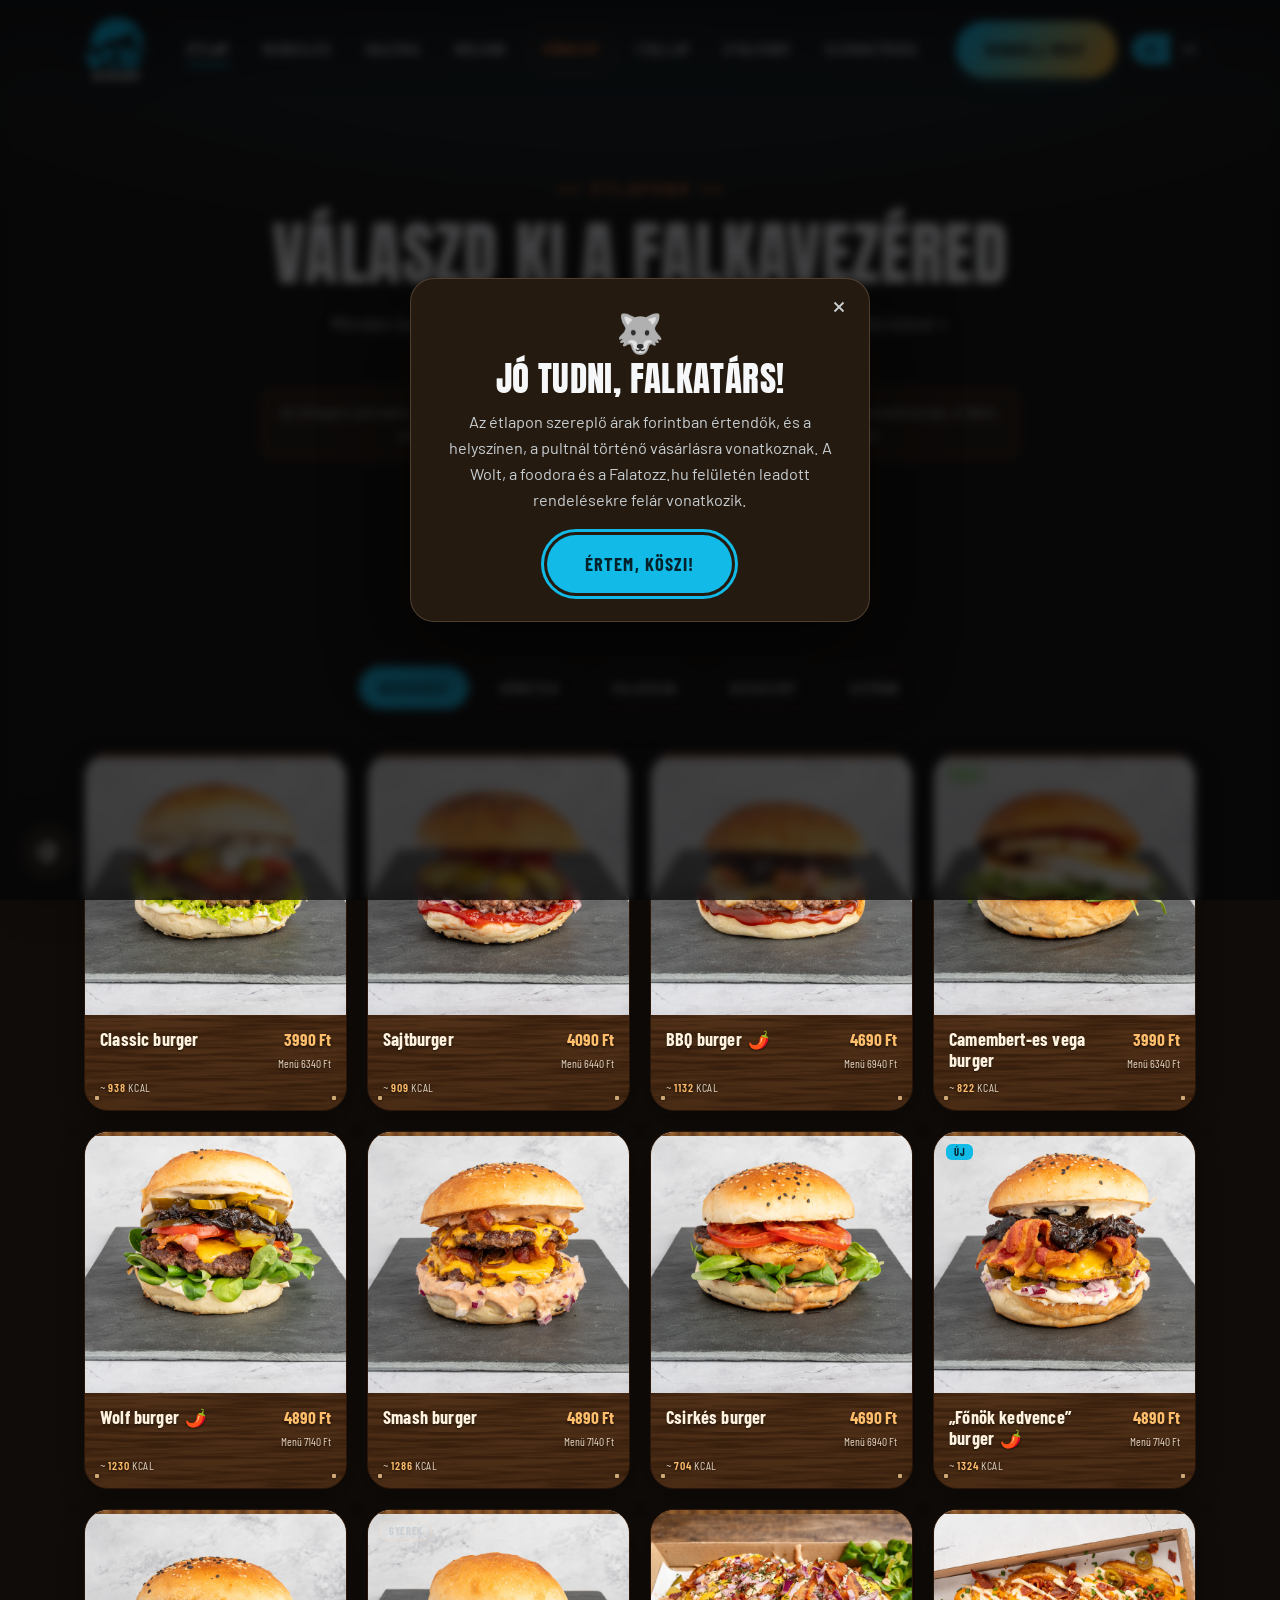
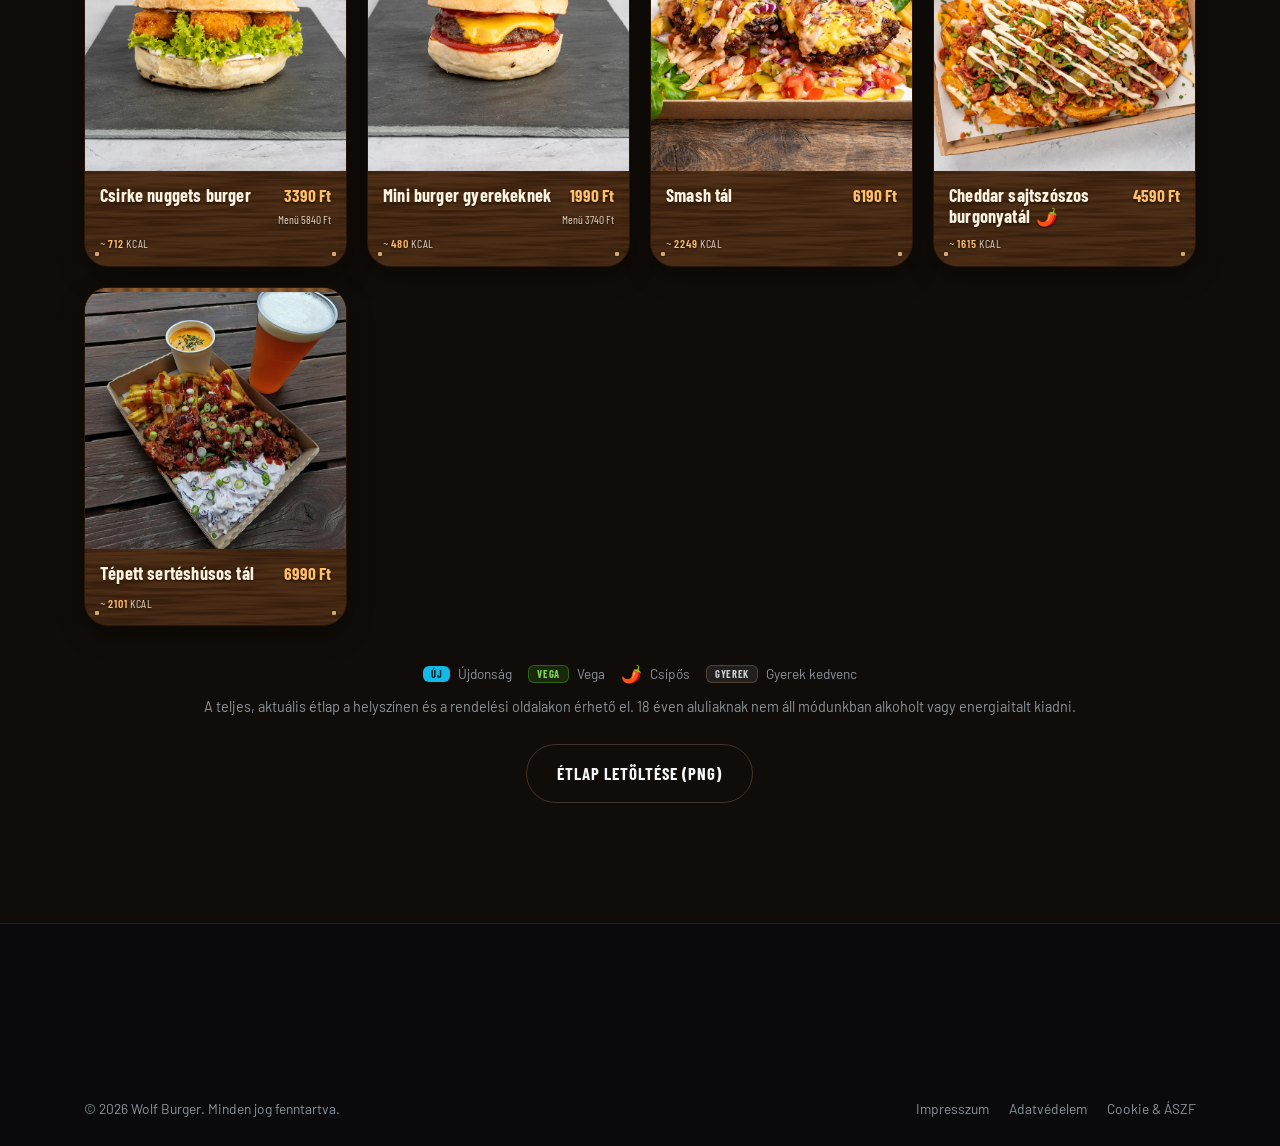
<file: etlap.html>
<!DOCTYPE html>
<html lang="hu" data-default-theme="3">
<head>
<meta charset="UTF-8">
<meta name="viewport" content="width=device-width, initial-scale=1.0">
<title>Étlap – Wolf Burger | Szaftos burgerek, köretek, falatkák</title>
<meta name="description" content="A Wolf Burger teljes étlapja Szigethalmon — 100% marhahúsos burgerek, ropogós köretek, falatkák és desszertek, hivatalos tápértékkel és allergénekkel.">
<meta name="theme-color" content="#0d0d0f">
<link rel="icon" type="image/png" href="favicon.png">
<meta property="og:title" content="Wolf Burger – Étlap">
<meta property="og:description" content="Szaftos, 100% marhahúsos burgerek, köretek és falatkák a Duna partján.">
<meta property="og:image" content="assets/img/menu/wolf-cover.jpg">
<link rel="preconnect" href="https://fonts.googleapis.com">
<link rel="preconnect" href="https://fonts.gstatic.com" crossorigin>
<link href="https://fonts.googleapis.com/css2?family=Anton&family=Barlow:wght@400;500;600;700&family=Barlow+Condensed:wght@500;600;700&display=swap" rel="stylesheet">
<link rel="stylesheet" href="assets/css/style.css?v=22">
<link rel="stylesheet" href="assets/css/theme.css?v=22">
<script src="assets/js/theme.js?v=22"></script>
</head>
<body data-page="etlap">
<div class="nav-scrim" data-close-nav></div>

<header class="header" id="header">
  <div class="container nav">
    <a href="index.html" class="nav__logo" aria-label="Wolf Burger"><img src="assets/img/logo.png" alt="Wolf Burger"></a>
    <nav class="nav__menu" id="navMenu">
      <a class="nav__link active" href="etlap.html" data-i18n="nav_menu">Étlap</a>
      <a class="nav__link" href="index.html#delivery" data-i18n="nav_delivery">Rendelés</a>
      <a class="nav__link" href="galeria.html" data-i18n="nav_gallery">Galéria</a>
      <a class="nav__link" href="rolunk.html" data-i18n="nav_about">Rólunk</a>
      <a class="nav__link nav__link--sk" href="sorkert.html" data-i18n="nav_sorkert">Sörkert</a>
      <a class="nav__link" href="sorlap.html" data-i18n="nav_drinks">Itallap</a>
      <a class="nav__link" href="utalvany.html" data-i18n="nav_vouchers">Utalvány</a>
      <a class="nav__link" href="kapcsolat.html" data-i18n="nav_contact">Elérhetőség</a>
    </nav>
    <div class="nav__right">
      <a href="index.html#delivery" class="btn nav__cta" data-i18n="nav_order">Rendelj most</a>
      <div class="lang" role="group" aria-label="Language">
        <button data-lang="hu" class="active">HU</button>
        <button data-lang="en">EN</button>
      </div>
      <button class="nav__toggle" id="navToggle" aria-label="Menü" aria-expanded="false"><span></span></button>
    </div>
  </div>
</header>

<section class="page-hero">
  <div class="container">
    <span class="eyebrow reveal in" data-i18n="menu_eyebrow">Étlapunk</span>
    <h1 class="reveal in" data-i18n="menu_title">Válaszd ki a falkavezéred</h1>
    <p class="lead center reveal in d1" data-i18n="menu_sub"></p>
    <p class="price-notice reveal in d2" data-i18n="price_notice"></p>
  </div>
</section>

<section class="section subpage-first" id="menu">
  <div class="container">
    <div class="menu-tabs reveal" id="menuTabs"></div>
    <div id="menuPanels"></div>
    <div class="menu-legend reveal">
      <span><span class="tag tag--new">ÚJ</span> <span data-i18n="legend_new">Újdonság</span></span>
      <span><span class="tag tag--vega">VEGA</span> <span data-i18n="legend_vega">Vega</span></span>
      <span><span class="legend-chili">🌶️</span> <span data-i18n="legend_hot">Csípős</span></span>
      <span><span class="tag tag--kid">GYEREK</span> <span data-i18n="legend_kid">Gyerek kedvenc</span></span>
    </div>
    <p class="menu-note reveal" data-i18n="menu_note"></p>
    <div class="center" style="margin-top:26px">
      <a href="assets/img/menu/etlap-2026-07.png" target="_blank" rel="noopener" class="btn btn--ghost" data-i18n="menu_download">Étlap letöltése (PNG)</a>
    </div>
  </div>
</section>

<footer class="footer">
  <div class="container">
    <div class="footer__bottom" style="border-top:none">
      <span>© <span id="year"></span> Wolf Burger. <span data-i18n="foot_rights">Minden jog fenntartva.</span></span>
      <div class="footer__legal">
        <a href="pages/impresszum.html" data-i18n="foot_imprint">Impresszum</a>
        <a href="pages/adatvedelem.html" data-i18n="foot_privacy">Adatvédelem</a>
        <a href="pages/aszf.html" data-i18n="foot_terms">Cookie & ÁSZF</a>
      </div>
    </div>
  </div>
</footer>

<button class="to-top" id="toTop" aria-label="Fel"><svg width="22" height="22" viewBox="0 0 24 24" fill="none" stroke="currentColor" stroke-width="2.4"><path d="m6 15 6-6 6 6"/></svg></button>

<button class="theme-fab" id="themeToggle" aria-label="Hangulat" title="Hangulat">
  <svg viewBox="0 0 24 24" fill="none" stroke="currentColor" stroke-width="1.7"><circle cx="13.5" cy="6.5" r="2.5"/><circle cx="17.5" cy="12" r="2.5"/><circle cx="13.5" cy="17.5" r="2.5"/><circle cx="7" cy="12" r="2.5"/><path d="M12 2a10 10 0 1 0 0 20c1.4 0 2-1 2-2 0-1.5-1-2-1-3 0-1 .8-1.5 2-1.5h1a4 4 0 0 0 4-4c0-4.5-4-9.5-10-9.5Z"/></svg>
</button>
<div class="theme-panel" id="themePanel">
  <h6 data-i18n="theme_label">Hangulat</h6>
  <button class="theme-opt" data-theme-set="1"><span class="theme-swatch sw1"></span><span data-i18n="theme_1">Jeges</span></button>
  <button class="theme-opt" data-theme-set="2"><span class="theme-swatch sw2"></span><span data-i18n="theme_2">Naplemente</span></button>
  <button class="theme-opt active" data-theme-set="3"><span class="theme-swatch sw3"></span><span data-i18n="theme_3">Tűz & fa</span></button>
</div>

<script src="assets/js/menu-data.js?v=22"></script>
<script src="assets/js/i18n.js?v=23"></script>
<script src="assets/js/site.js?v=22"></script>
<script src="assets/js/notice.js?v=22"></script>
</body>
</html>
</file>
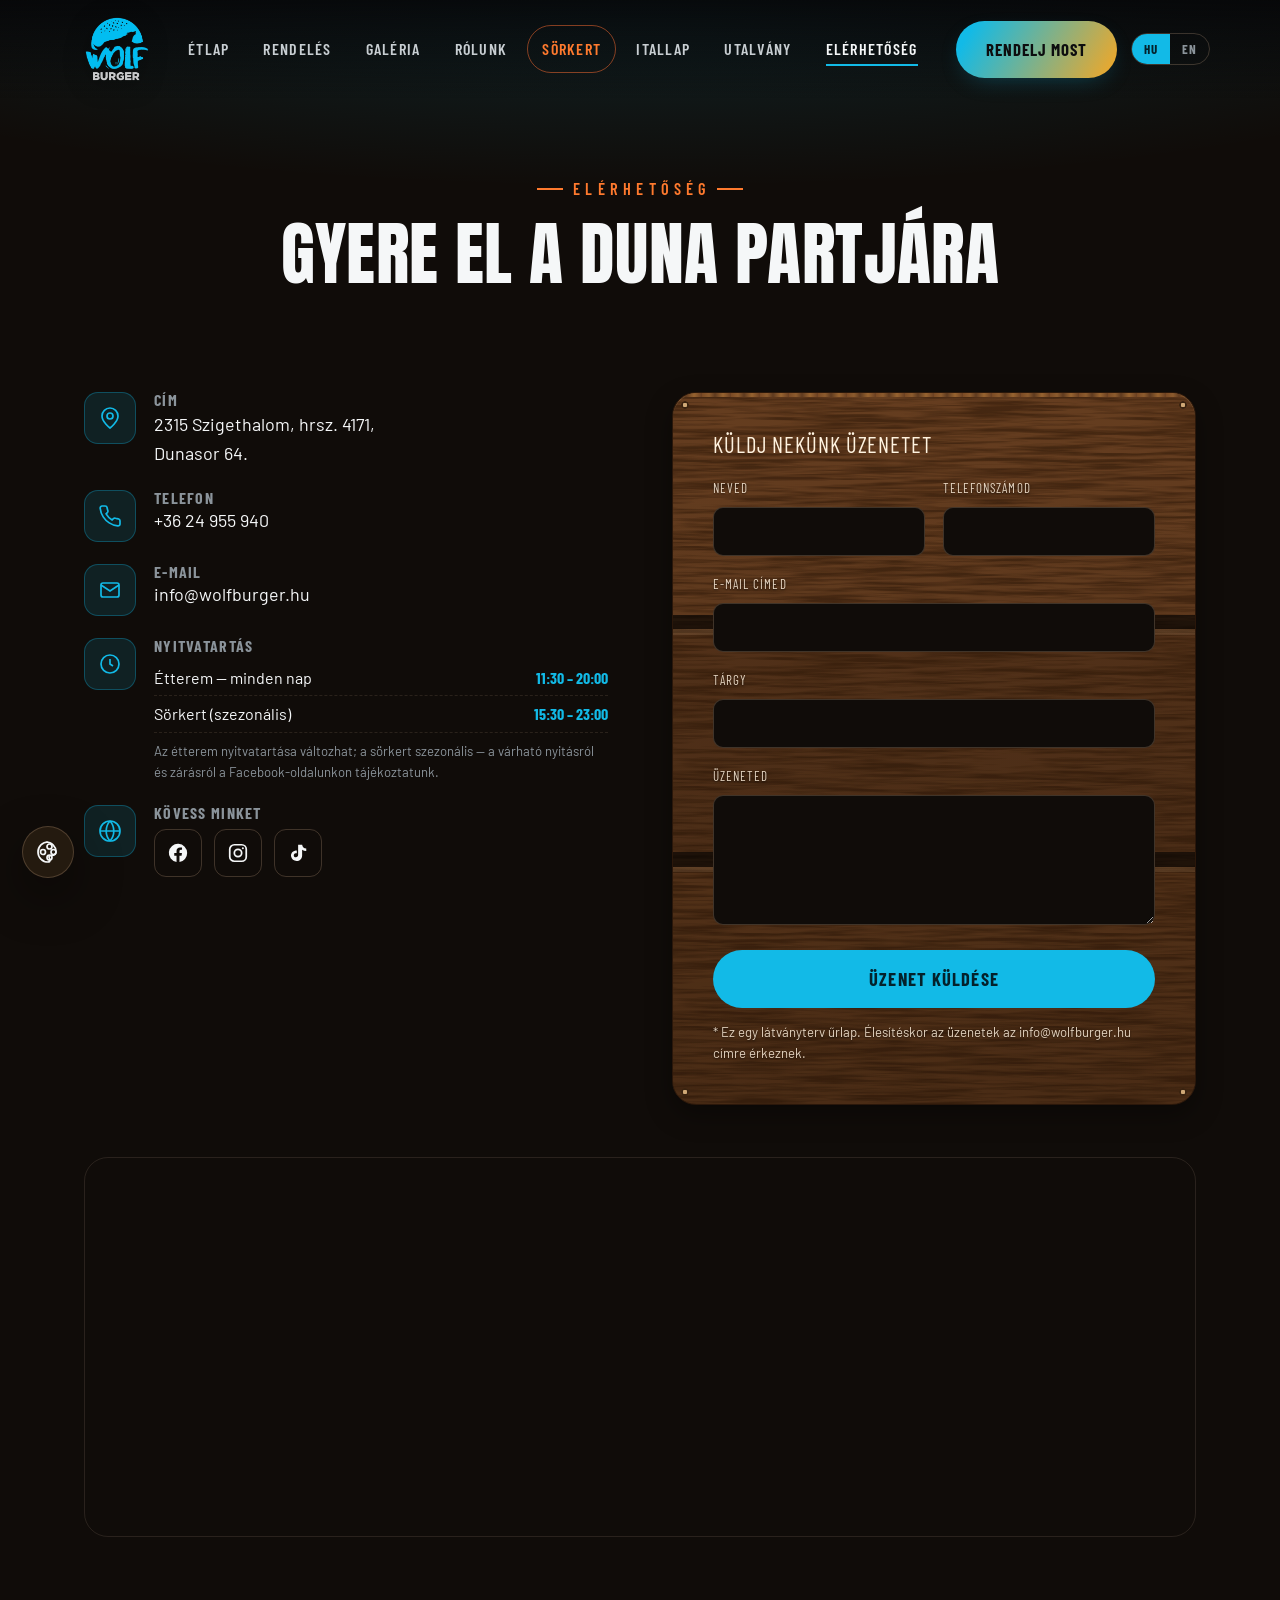
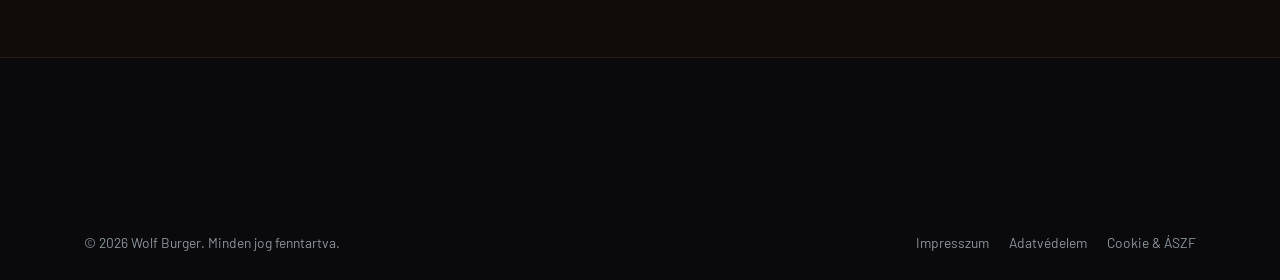
<file: kapcsolat.html>
<!DOCTYPE html>
<html lang="hu" data-default-theme="3">
<head>
<meta charset="UTF-8">
<meta name="viewport" content="width=device-width, initial-scale=1.0">
<title>Elérhetőség – Wolf Burger | Gyere el a Duna partjára</title>
<meta name="description" content="Wolf Burger elérhetőség — 2315 Szigethalom, hrsz. 4171, Dunasor 64. Telefon: +36 24 955 940. Nyitvatartás minden nap 11:30–20:00.">
<meta name="theme-color" content="#0d0d0f">
<link rel="icon" type="image/png" href="favicon.png">
<meta property="og:title" content="Wolf Burger – Elérhetőség">
<meta property="og:description" content="2315 Szigethalom, hrsz. 4171, Dunasor 64. — gyere el a Duna partjára.">
<meta property="og:image" content="assets/img/menu/wolf-cover.jpg">
<link rel="preconnect" href="https://fonts.googleapis.com">
<link rel="preconnect" href="https://fonts.gstatic.com" crossorigin>
<link href="https://fonts.googleapis.com/css2?family=Anton&family=Barlow:wght@400;500;600;700&family=Barlow+Condensed:wght@500;600;700&display=swap" rel="stylesheet">
<link rel="stylesheet" href="assets/css/style.css?v=22">
<link rel="stylesheet" href="assets/css/theme.css?v=22">
<script src="assets/js/theme.js?v=22"></script>
</head>
<body data-page="kapcsolat">
<div class="nav-scrim" data-close-nav></div>

<header class="header" id="header">
  <div class="container nav">
    <a href="index.html" class="nav__logo" aria-label="Wolf Burger"><img src="assets/img/logo.png" alt="Wolf Burger"></a>
    <nav class="nav__menu" id="navMenu">
      <a class="nav__link" href="etlap.html" data-i18n="nav_menu">Étlap</a>
      <a class="nav__link" href="index.html#delivery" data-i18n="nav_delivery">Rendelés</a>
      <a class="nav__link" href="galeria.html" data-i18n="nav_gallery">Galéria</a>
      <a class="nav__link" href="rolunk.html" data-i18n="nav_about">Rólunk</a>
      <a class="nav__link nav__link--sk" href="sorkert.html" data-i18n="nav_sorkert">Sörkert</a>
      <a class="nav__link" href="sorlap.html" data-i18n="nav_drinks">Itallap</a>
      <a class="nav__link" href="utalvany.html" data-i18n="nav_vouchers">Utalvány</a>
      <a class="nav__link active" href="kapcsolat.html" data-i18n="nav_contact">Elérhetőség</a>
    </nav>
    <div class="nav__right">
      <a href="index.html#delivery" class="btn nav__cta" data-i18n="nav_order">Rendelj most</a>
      <div class="lang" role="group" aria-label="Language">
        <button data-lang="hu" class="active">HU</button>
        <button data-lang="en">EN</button>
      </div>
      <button class="nav__toggle" id="navToggle" aria-label="Menü" aria-expanded="false"><span></span></button>
    </div>
  </div>
</header>

<section class="page-hero">
  <div class="container">
    <span class="eyebrow reveal in" data-i18n="con_eyebrow">Elérhetőség</span>
    <h1 class="reveal in" data-i18n="con_title">Gyere el a Duna partjára</h1>
  </div>
</section>

<section class="section subpage-first" id="contact">
  <div class="container">
    <div class="contact__grid">
      <div class="contact-info">
        <div class="cinfo reveal">
          <div class="ic"><svg viewBox="0 0 24 24" fill="none" stroke="currentColor" stroke-width="1.7"><path d="M20 10c0 6-8 12-8 12s-8-6-8-12a8 8 0 0 1 16 0Z"/><circle cx="12" cy="10" r="3"/></svg></div>
          <div><h4 data-i18n="address_label">Cím</h4><p>2315 Szigethalom, hrsz. 4171,<br>Dunasor 64.</p></div>
        </div>
        <div class="cinfo reveal d1">
          <div class="ic"><svg viewBox="0 0 24 24" fill="none" stroke="currentColor" stroke-width="1.7"><path d="M22 16.9v3a2 2 0 0 1-2.2 2 19.8 19.8 0 0 1-8.6-3 19.5 19.5 0 0 1-6-6 19.8 19.8 0 0 1-3-8.6A2 2 0 0 1 4.1 2h3a2 2 0 0 1 2 1.7c.1 1 .4 1.9.7 2.8a2 2 0 0 1-.5 2.1L8.1 9.9a16 16 0 0 0 6 6l1.3-1.3a2 2 0 0 1 2.1-.4c.9.3 1.8.5 2.8.6a2 2 0 0 1 1.7 2Z"/></svg></div>
          <div><h4 data-i18n="phone_label">Telefon</h4><a href="tel:+3624955940">+36 24 955 940</a></div>
        </div>
        <div class="cinfo reveal d2">
          <div class="ic"><svg viewBox="0 0 24 24" fill="none" stroke="currentColor" stroke-width="1.7"><rect x="3" y="5" width="18" height="14" rx="2"/><path d="m3 7 9 6 9-6"/></svg></div>
          <div><h4 data-i18n="email_label">E-mail</h4><a href="mailto:info@wolfburger.hu">info@wolfburger.hu</a></div>
        </div>
        <div class="cinfo reveal d3">
          <div class="ic"><svg viewBox="0 0 24 24" fill="none" stroke="currentColor" stroke-width="1.7"><circle cx="12" cy="12" r="9"/><path d="M12 7v5l3 2"/></svg></div>
          <div style="flex:1">
            <h4 data-i18n="hours_label">Nyitvatartás</h4>
            <div class="hours-table">
              <div><span data-i18n="hours_kitchen">Étterem — minden nap</span><b>11:30 – 20:00</b></div>
              <div><span data-i18n="hours_sorkert">Sörkert (szezonális)</span><b>15:30 – 23:00</b></div>
            </div>
            <p style="color:var(--muted);font-size:.82rem;margin-top:8px" data-i18n="hours_note"></p>
          </div>
        </div>
        <div class="cinfo reveal d3">
          <div class="ic"><svg viewBox="0 0 24 24" fill="none" stroke="currentColor" stroke-width="1.7"><path d="M12 2a10 10 0 1 0 10 10A10 10 0 0 0 12 2Z"/><path d="M2 12h20M12 2a15 15 0 0 1 0 20M12 2a15 15 0 0 0 0 20"/></svg></div>
          <div>
            <h4 data-i18n="follow_label">Kövess minket</h4>
            <div class="socials">
              <a href="https://www.facebook.com/wolfburger.hu/" target="_blank" rel="noopener" aria-label="Facebook"><svg viewBox="0 0 24 24" fill="currentColor"><path d="M22 12a10 10 0 1 0-11.6 9.9v-7H7.9V12h2.5V9.8c0-2.5 1.5-3.9 3.8-3.9 1.1 0 2.2.2 2.2.2v2.4h-1.2c-1.2 0-1.6.8-1.6 1.6V12h2.7l-.4 2.9h-2.3v7A10 10 0 0 0 22 12Z"/></svg></a>
              <a href="https://www.instagram.com/wolf.burger2021/" target="_blank" rel="noopener" aria-label="Instagram"><svg viewBox="0 0 24 24" fill="none" stroke="currentColor" stroke-width="1.9"><rect x="3" y="3" width="18" height="18" rx="5"/><circle cx="12" cy="12" r="4"/><circle cx="17.3" cy="6.7" r="1.1" fill="currentColor" stroke="none"/></svg></a>
              <a href="https://www.tiktok.com/@wolfburger_szigethalom" target="_blank" rel="noopener" aria-label="TikTok"><svg viewBox="0 0 24 24" fill="currentColor"><path d="M16.5 3c.4 2.26 1.86 4.02 4.5 4.2v2.62c-1.57.1-2.98-.36-4.5-1.28v6.1c0 3.4-2.7 6.16-6.06 6.16-3.03 0-5.42-2.06-5.96-4.86-.6-3.06 1.36-5.9 4.36-6.44.62-.11 1.24-.12 1.86-.05v2.86c-.42-.11-.86-.16-1.3-.1-1.22.16-2.1 1.2-2 2.42.1 1.18 1.06 2.12 2.24 2.14 1.4.02 2.5-1.08 2.5-2.48V3h4.06Z"/></svg></a>
            </div>
          </div>
        </div>
      </div>

      <form class="form reveal d1" id="contactForm" novalidate>
        <h3 style="font-family:var(--font-cond);text-transform:uppercase;letter-spacing:.04em;font-size:1.4rem;margin-bottom:22px" data-i18n="form_title">Küldj nekünk üzenetet</h3>
        <div class="row">
          <div class="field"><label for="f-name" data-i18n="form_name">Neved</label><input id="f-name" name="name" required></div>
          <div class="field"><label for="f-phone" data-i18n="form_phone">Telefonszámod</label><input id="f-phone" name="phone" type="tel"></div>
        </div>
        <div class="field"><label for="f-email" data-i18n="form_email">E-mail címed</label><input id="f-email" name="email" type="email" required></div>
        <div class="field"><label for="f-subject" data-i18n="form_subject">Tárgy</label><input id="f-subject" name="subject"></div>
        <div class="field"><label for="f-msg" data-i18n="form_message">Üzeneted</label><textarea id="f-msg" name="message" required></textarea></div>
        <button type="submit" class="btn btn--block btn--lg" data-i18n="form_send">Üzenet küldése</button>
        <p class="form__note" data-i18n="form_note"></p>
        <div class="form__msg" id="formMsg" data-i18n="form_ok"></div>
      </form>
    </div>

    <div class="map-wrap reveal">
      <iframe title="Wolf Burger térkép" loading="lazy" referrerpolicy="no-referrer-when-downgrade"
        src="https://www.google.com/maps?q=Wolf%20Burger%20Szigethalom%20Dunasor&output=embed"></iframe>
    </div>
  </div>
</section>

<footer class="footer">
  <div class="container">
    <div class="footer__bottom" style="border-top:none">
      <span>© <span id="year"></span> Wolf Burger. <span data-i18n="foot_rights">Minden jog fenntartva.</span></span>
      <div class="footer__legal">
        <a href="pages/impresszum.html" data-i18n="foot_imprint">Impresszum</a>
        <a href="pages/adatvedelem.html" data-i18n="foot_privacy">Adatvédelem</a>
        <a href="pages/aszf.html" data-i18n="foot_terms">Cookie & ÁSZF</a>
      </div>
    </div>
  </div>
</footer>

<button class="to-top" id="toTop" aria-label="Fel"><svg width="22" height="22" viewBox="0 0 24 24" fill="none" stroke="currentColor" stroke-width="2.4"><path d="m6 15 6-6 6 6"/></svg></button>

<button class="theme-fab" id="themeToggle" aria-label="Hangulat" title="Hangulat">
  <svg viewBox="0 0 24 24" fill="none" stroke="currentColor" stroke-width="1.7"><circle cx="13.5" cy="6.5" r="2.5"/><circle cx="17.5" cy="12" r="2.5"/><circle cx="13.5" cy="17.5" r="2.5"/><circle cx="7" cy="12" r="2.5"/><path d="M12 2a10 10 0 1 0 0 20c1.4 0 2-1 2-2 0-1.5-1-2-1-3 0-1 .8-1.5 2-1.5h1a4 4 0 0 0 4-4c0-4.5-4-9.5-10-9.5Z"/></svg>
</button>
<div class="theme-panel" id="themePanel">
  <h6 data-i18n="theme_label">Hangulat</h6>
  <button class="theme-opt" data-theme-set="1"><span class="theme-swatch sw1"></span><span data-i18n="theme_1">Jeges</span></button>
  <button class="theme-opt" data-theme-set="2"><span class="theme-swatch sw2"></span><span data-i18n="theme_2">Naplemente</span></button>
  <button class="theme-opt active" data-theme-set="3"><span class="theme-swatch sw3"></span><span data-i18n="theme_3">Tűz & fa</span></button>
</div>

<script src="assets/js/menu-data.js?v=22"></script>
<script src="assets/js/i18n.js?v=23"></script>
<script src="assets/js/site.js?v=22"></script>
</body>
</html>
</file>
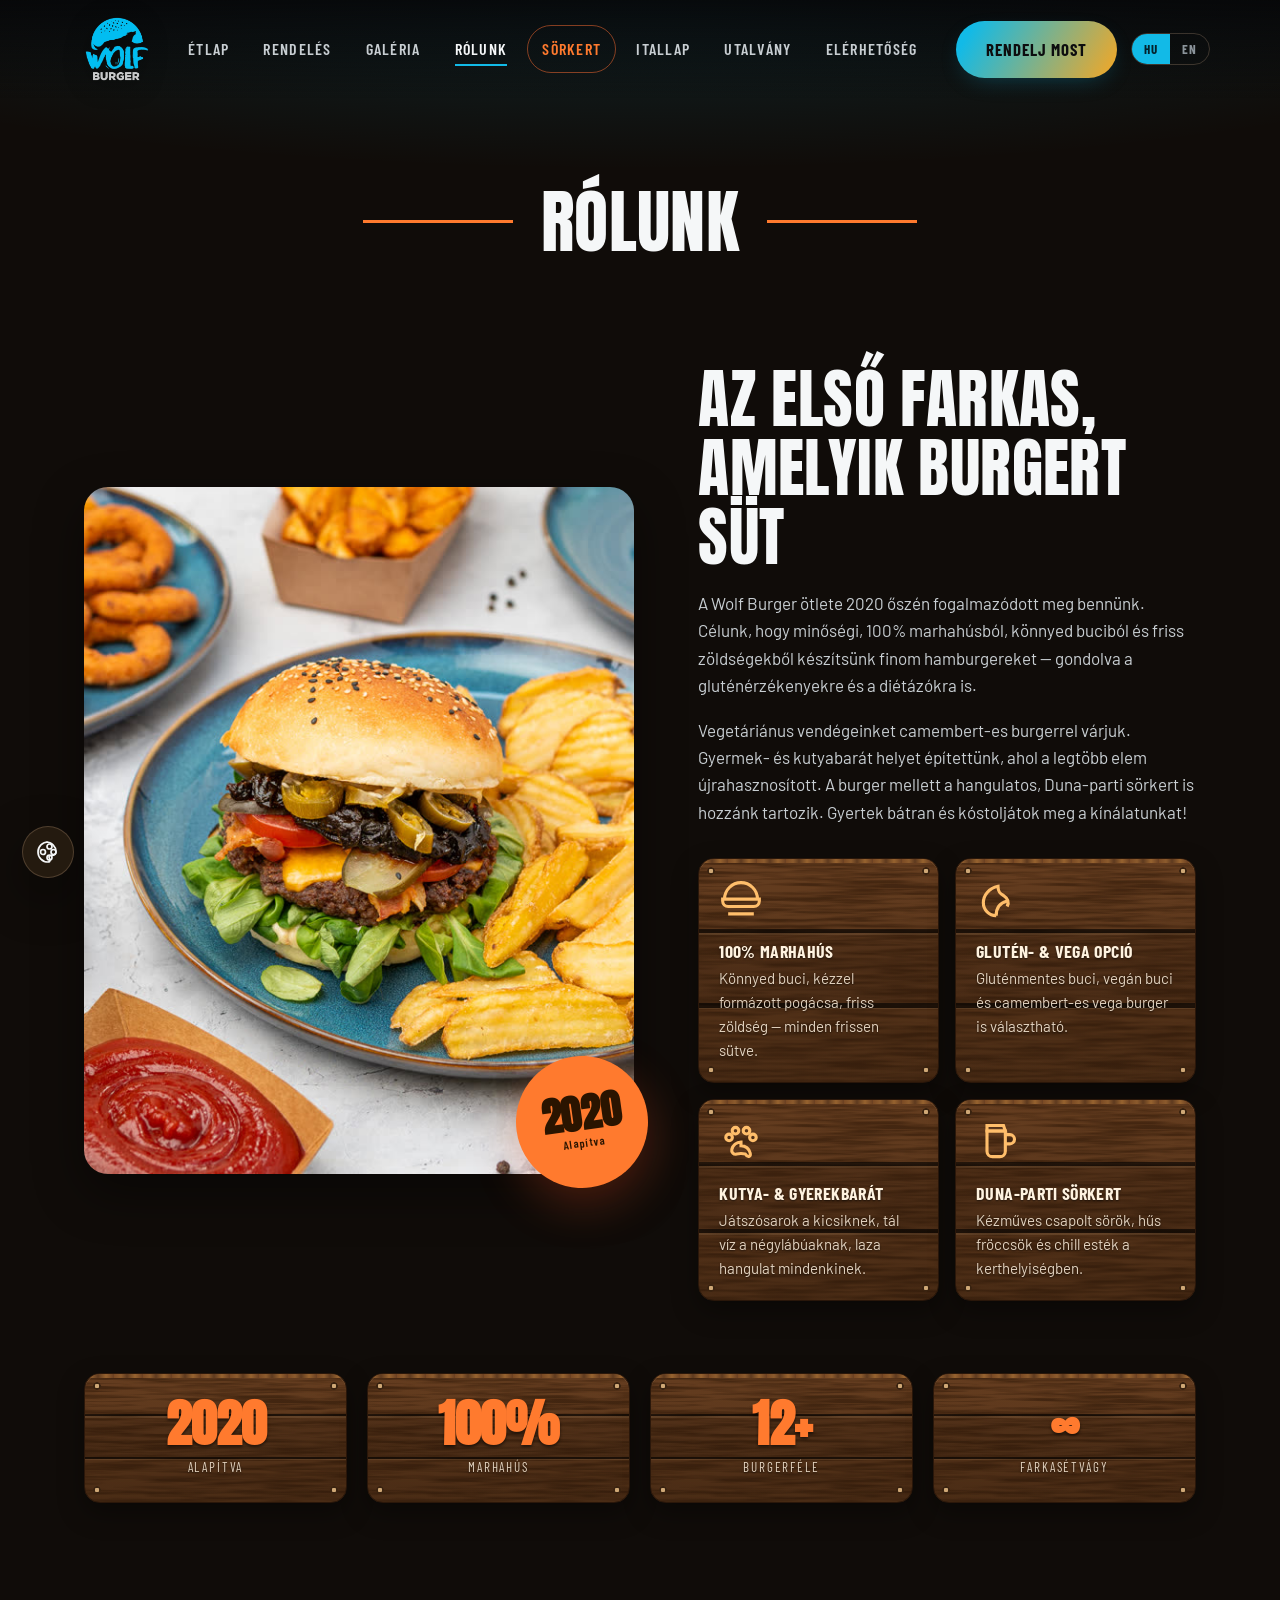
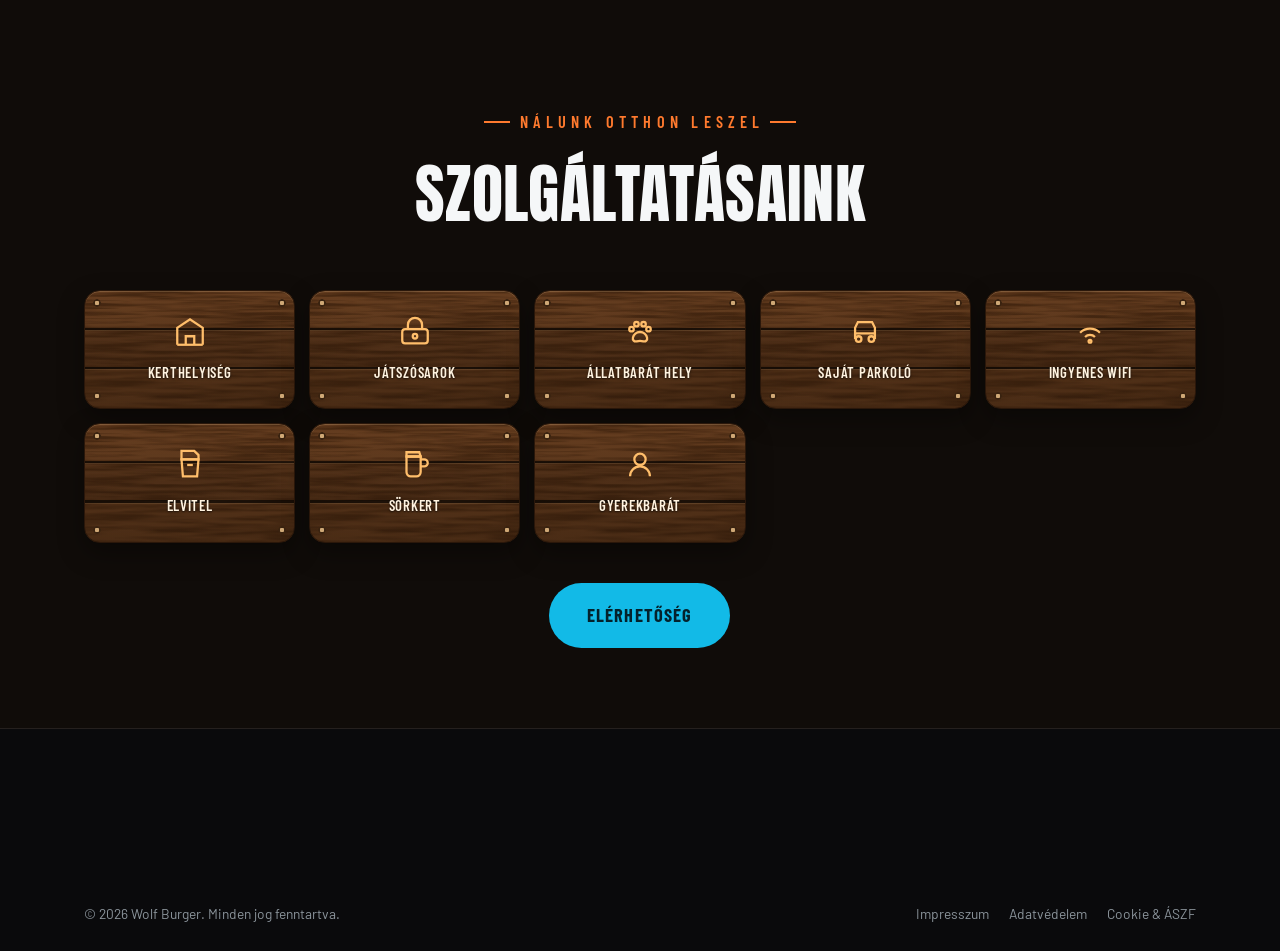
<file: rolunk.html>
<!DOCTYPE html>
<html lang="hu" data-default-theme="3">
<head>
<meta charset="UTF-8">
<meta name="viewport" content="width=device-width, initial-scale=1.0">
<title>Rólunk – Wolf Burger | Az első farkas, amelyik burgert süt</title>
<meta name="description" content="A Wolf Burger története — szigethalmi, Duna-parti burgerező és sörkert. 100% marhahús, friss alapanyagok, kutya- és gyerekbarát környezet.">
<meta name="theme-color" content="#0d0d0f">
<link rel="icon" type="image/png" href="favicon.png">
<meta property="og:title" content="Wolf Burger – Rólunk">
<meta property="og:description" content="Az első farkas, amelyik burgert süt — a Wolf Burger története.">
<meta property="og:image" content="assets/img/menu/wolf-closeup.jpg">
<link rel="preconnect" href="https://fonts.googleapis.com">
<link rel="preconnect" href="https://fonts.gstatic.com" crossorigin>
<link href="https://fonts.googleapis.com/css2?family=Anton&family=Barlow:wght@400;500;600;700&family=Barlow+Condensed:wght@500;600;700&display=swap" rel="stylesheet">
<link rel="stylesheet" href="assets/css/style.css?v=22">
<link rel="stylesheet" href="assets/css/theme.css?v=22">
<script src="assets/js/theme.js?v=22"></script>
</head>
<body data-page="rolunk">
<div class="nav-scrim" data-close-nav></div>

<header class="header" id="header">
  <div class="container nav">
    <a href="index.html" class="nav__logo" aria-label="Wolf Burger"><img src="assets/img/logo.png" alt="Wolf Burger"></a>
    <nav class="nav__menu" id="navMenu">
      <a class="nav__link" href="etlap.html" data-i18n="nav_menu">Étlap</a>
      <a class="nav__link" href="index.html#delivery" data-i18n="nav_delivery">Rendelés</a>
      <a class="nav__link" href="galeria.html" data-i18n="nav_gallery">Galéria</a>
      <a class="nav__link active" href="rolunk.html" data-i18n="nav_about">Rólunk</a>
      <a class="nav__link nav__link--sk" href="sorkert.html" data-i18n="nav_sorkert">Sörkert</a>
      <a class="nav__link" href="sorlap.html" data-i18n="nav_drinks">Itallap</a>
      <a class="nav__link" href="utalvany.html" data-i18n="nav_vouchers">Utalvány</a>
      <a class="nav__link" href="kapcsolat.html" data-i18n="nav_contact">Elérhetőség</a>
    </nav>
    <div class="nav__right">
      <a href="index.html#delivery" class="btn nav__cta" data-i18n="nav_order">Rendelj most</a>
      <div class="lang" role="group" aria-label="Language">
        <button data-lang="hu" class="active">HU</button>
        <button data-lang="en">EN</button>
      </div>
      <button class="nav__toggle" id="navToggle" aria-label="Menü" aria-expanded="false"><span></span></button>
    </div>
  </div>
</header>

<section class="page-hero">
  <div class="container">
    <h1 class="h1-lined reveal in" data-i18n="about_eyebrow">Rólunk</h1>
  </div>
</section>

<section class="section subpage-first">
  <div class="container about__grid">
    <div class="about__media reveal reveal--scale">
      <img src="assets/img/menu/wolf-closeup.jpg" alt="Wolf Burger">
      <div class="badge-year"><b>2020</b><small data-i18n="stat1">Alapítva</small></div>
    </div>
    <div class="about__text">
      <h2 class="section-title reveal d1" data-i18n="about_title">Az első farkas, amelyik burgert süt</h2>
      <p class="reveal d2" data-i18n="about_p1"></p>
      <p class="reveal d2" data-i18n="about_p2"></p>
      <div class="values">
        <div class="value reveal d1">
          <svg class="ic" viewBox="0 0 24 24" fill="none" stroke="currentColor" stroke-width="1.7"><path d="M3 11a9 9 0 0 1 18 0"/><path d="M2 11h20v1a3 3 0 0 1-3 3H5a3 3 0 0 1-3-3v-1Z"/><path d="M5 19h14"/></svg>
          <h4 data-i18n="val1_t">100% Marhahús</h4><p data-i18n="val1_d"></p>
        </div>
        <div class="value reveal d2">
          <svg class="ic" viewBox="0 0 24 24" fill="none" stroke="currentColor" stroke-width="1.7"><path d="M11 20A7 7 0 0 1 4 13c0-4 3-8 8-9 0 3 1 4 3 5 2.5 1.7 3 4 2 6"/><path d="M11 20c0-4 2-7 6-8"/></svg>
          <h4 data-i18n="val2_t">Glutén- & vega opció</h4><p data-i18n="val2_d"></p>
        </div>
        <div class="value reveal d1">
          <svg class="ic" viewBox="0 0 24 24" fill="none" stroke="currentColor" stroke-width="1.7"><circle cx="5.5" cy="9.5" r="1.8"/><circle cx="18.5" cy="9.5" r="1.8"/><circle cx="9" cy="5.8" r="1.8"/><circle cx="15" cy="5.8" r="1.8"/><path d="M12 12c-2.5 0-4.5 1.8-5 4-.4 1.7 1 3 2.6 2.6 1.6-.4 3.2-.4 4.8 0C16 21 17.4 19.7 17 18c-.5-2.2-2.5-4-5-4Z"/></svg>
          <h4 data-i18n="val3_t">Kutya- & gyerekbarát</h4><p data-i18n="val3_d"></p>
        </div>
        <div class="value reveal d2">
          <svg class="ic" viewBox="0 0 24 24" fill="none" stroke="currentColor" stroke-width="1.7"><path d="M6 3h9l1 3H6z"/><path d="M6 6h10v11a3 3 0 0 1-3 3H9a3 3 0 0 1-3-3z"/><path d="M16 8h2.5a2.5 2.5 0 0 1 0 5H16"/></svg>
          <h4 data-i18n="val4_t">Duna-parti sörkert</h4><p data-i18n="val4_d"></p>
        </div>
      </div>
    </div>
  </div>
  <div class="container">
    <div class="stats">
      <div class="stat reveal"><b>2020</b><span data-i18n="stat1">Alapítva</span></div>
      <div class="stat reveal d1"><b>100%</b><span data-i18n="stat2">Marhahús</span></div>
      <div class="stat reveal d2"><b>12+</b><span data-i18n="stat3">Burgerféle</span></div>
      <div class="stat reveal d3"><b>&#8734;</b><span data-i18n="stat4">Farkasétvágy</span></div>
    </div>
  </div>
</section>

<section class="section section--tight">
  <div class="container">
    <div class="section-head center">
      <span class="eyebrow reveal" data-i18n="svc_eyebrow">Nálunk otthon leszel</span>
      <h2 class="section-title reveal d1" data-i18n="svc_title">Szolgáltatásaink</h2>
    </div>
    <div class="svc-grid">
      <div class="svc reveal"><svg viewBox="0 0 24 24" fill="none" stroke="currentColor" stroke-width="1.6"><path d="M3 21V9l9-6 9 6v12"/><path d="M3 21h18"/><path d="M9 21v-6h6v6"/></svg><span data-i18n="svc_1">Kerthelyiség</span></div>
      <div class="svc reveal d2"><svg viewBox="0 0 24 24" fill="none" stroke="currentColor" stroke-width="1.6"><rect x="3" y="10" width="18" height="10" rx="2"/><path d="M7 10V7a5 5 0 0 1 10 0v3"/><circle cx="12" cy="15" r="1.6"/></svg><span data-i18n="svc_3">Játszósarok</span></div>
      <div class="svc reveal d3"><svg viewBox="0 0 24 24" fill="none" stroke="currentColor" stroke-width="1.6"><circle cx="6" cy="10" r="1.6"/><circle cx="18" cy="10" r="1.6"/><circle cx="9.5" cy="6.5" r="1.6"/><circle cx="14.5" cy="6.5" r="1.6"/><path d="M12 12c-2.5 0-4.5 1.8-5 4-.4 1.7 1 3 2.6 2.6 1.6-.4 3.2-.4 4.8 0 1.6.4 3-.9 2.6-2.6-.5-2.2-2.5-4-5-4Z"/></svg><span data-i18n="svc_4">Állatbarát hely</span></div>
      <div class="svc reveal"><svg viewBox="0 0 24 24" fill="none" stroke="currentColor" stroke-width="1.6"><path d="M5 17V9l2-4h10l2 4v8"/><circle cx="7.5" cy="17" r="2"/><circle cx="16.5" cy="17" r="2"/><path d="M5 13h14"/></svg><span data-i18n="svc_5">Saját parkoló</span></div>
      <div class="svc reveal d1"><svg viewBox="0 0 24 24" fill="none" stroke="currentColor" stroke-width="1.6"><path d="M5 12.5a10 10 0 0 1 14 0"/><path d="M8.5 15.5a5 5 0 0 1 7 0"/><circle cx="12" cy="18.5" r="1"/></svg><span data-i18n="svc_6">Ingyenes WiFi</span></div>
      <div class="svc reveal d2"><svg viewBox="0 0 24 24" fill="none" stroke="currentColor" stroke-width="1.6"><path d="M6 2h9l3 3v3H6z"/><path d="M6 8h12l-1 12H7z"/><path d="M10 12h4"/></svg><span data-i18n="svc_7">Elvitel</span></div>
      <div class="svc reveal d3"><svg viewBox="0 0 24 24" fill="none" stroke="currentColor" stroke-width="1.6"><path d="M6 3h9l1 3H6z"/><path d="M6 6h10v11a3 3 0 0 1-3 3H9a3 3 0 0 1-3-3z"/><path d="M16 8h2.5a2.5 2.5 0 0 1 0 5H16"/></svg><span data-i18n="svc_9">Sörkert</span></div>
      <div class="svc reveal"><svg viewBox="0 0 24 24" fill="none" stroke="currentColor" stroke-width="1.6"><circle cx="12" cy="8" r="4"/><path d="M5 20a7 7 0 0 1 14 0"/></svg><span data-i18n="svc_10">Gyerekbarát</span></div>
    </div>
    <div class="center" style="margin-top:40px">
      <a href="kapcsolat.html" class="btn btn--lg" data-i18n="con_eyebrow">Elérhetőség</a>
    </div>
  </div>
</section>

<footer class="footer">
  <div class="container">
    <div class="footer__bottom" style="border-top:none">
      <span>© <span id="year"></span> Wolf Burger. <span data-i18n="foot_rights">Minden jog fenntartva.</span></span>
      <div class="footer__legal">
        <a href="pages/impresszum.html" data-i18n="foot_imprint">Impresszum</a>
        <a href="pages/adatvedelem.html" data-i18n="foot_privacy">Adatvédelem</a>
        <a href="pages/aszf.html" data-i18n="foot_terms">Cookie & ÁSZF</a>
      </div>
    </div>
  </div>
</footer>

<button class="to-top" id="toTop" aria-label="Fel"><svg width="22" height="22" viewBox="0 0 24 24" fill="none" stroke="currentColor" stroke-width="2.4"><path d="m6 15 6-6 6 6"/></svg></button>

<button class="theme-fab" id="themeToggle" aria-label="Hangulat" title="Hangulat">
  <svg viewBox="0 0 24 24" fill="none" stroke="currentColor" stroke-width="1.7"><circle cx="13.5" cy="6.5" r="2.5"/><circle cx="17.5" cy="12" r="2.5"/><circle cx="13.5" cy="17.5" r="2.5"/><circle cx="7" cy="12" r="2.5"/><path d="M12 2a10 10 0 1 0 0 20c1.4 0 2-1 2-2 0-1.5-1-2-1-3 0-1 .8-1.5 2-1.5h1a4 4 0 0 0 4-4c0-4.5-4-9.5-10-9.5Z"/></svg>
</button>
<div class="theme-panel" id="themePanel">
  <h6 data-i18n="theme_label">Hangulat</h6>
  <button class="theme-opt" data-theme-set="1"><span class="theme-swatch sw1"></span><span data-i18n="theme_1">Jeges</span></button>
  <button class="theme-opt" data-theme-set="2"><span class="theme-swatch sw2"></span><span data-i18n="theme_2">Naplemente</span></button>
  <button class="theme-opt active" data-theme-set="3"><span class="theme-swatch sw3"></span><span data-i18n="theme_3">Tűz & fa</span></button>
</div>

<script src="assets/js/menu-data.js?v=22"></script>
<script src="assets/js/i18n.js?v=23"></script>
<script src="assets/js/site.js?v=22"></script>
</body>
</html>
</file>
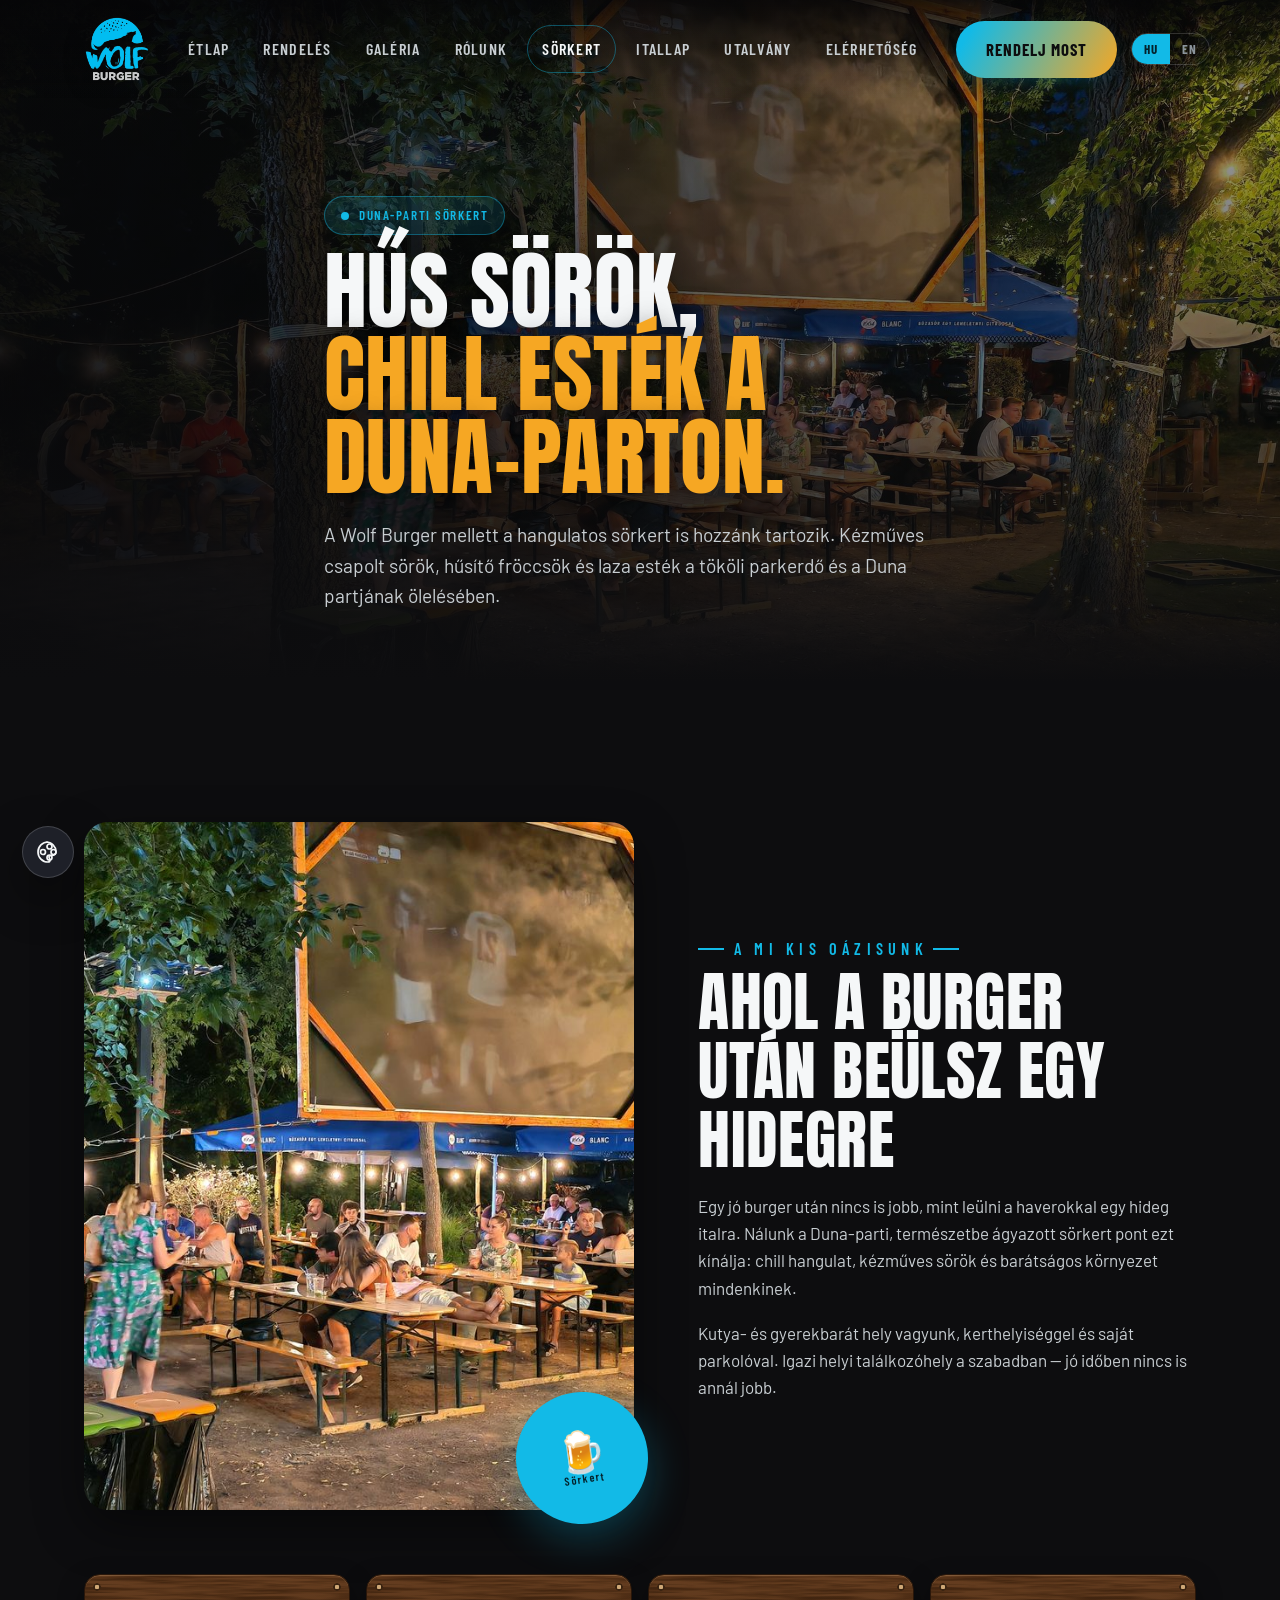
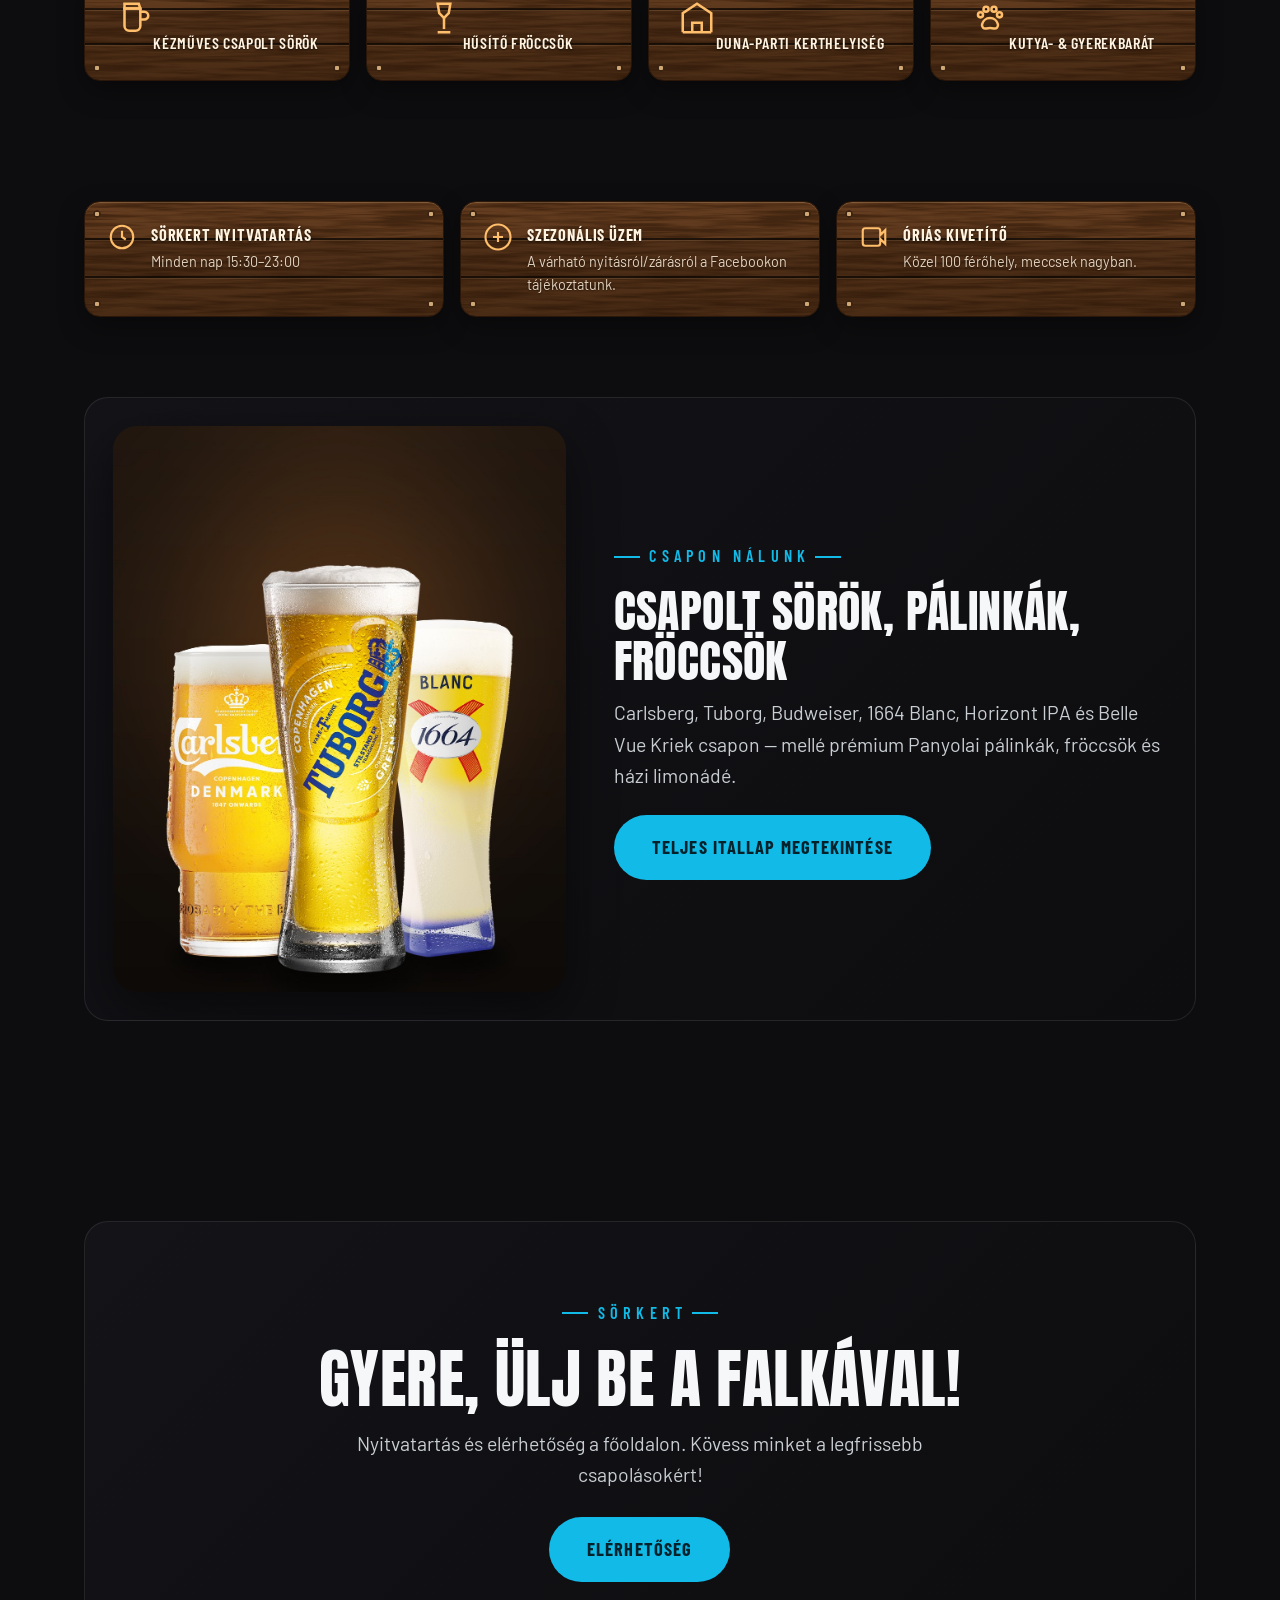
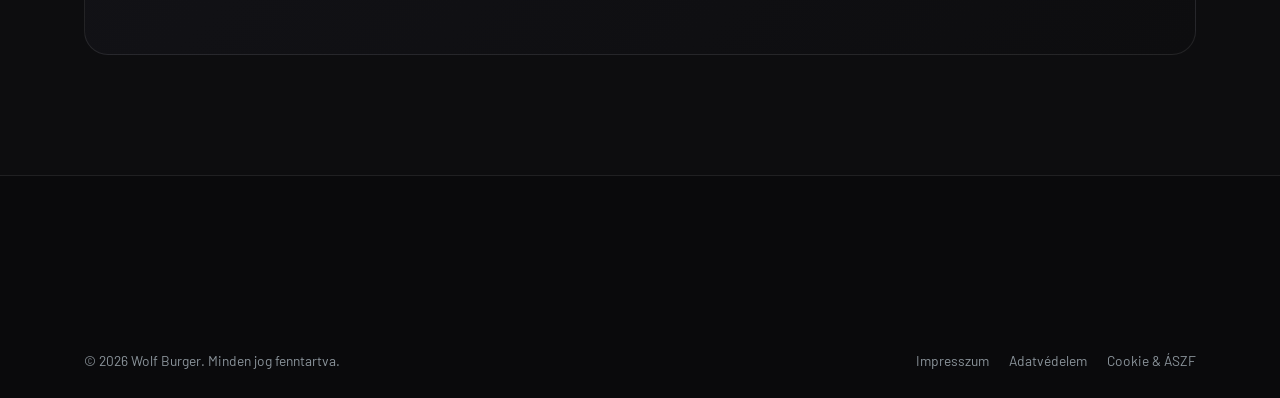
<file: sorkert.html>
<!DOCTYPE html>
<html lang="hu">
<head>
<meta charset="UTF-8">
<meta name="viewport" content="width=device-width, initial-scale=1.0">
<title>Sörkert – Wolf Burger | Duna-parti sörkert Szigethalmon</title>
<meta name="description" content="A Wolf Burger Duna-parti sörkertje Szigethalmon — kézműves csapolt sörök, fröccsök, kerthelyiség, kutya- és gyerekbarát környezet.">
<meta name="theme-color" content="#0d0d0f">
<link rel="icon" type="image/png" href="favicon.png">
<meta property="og:title" content="Wolf Burger Sörkert – Szigethalom">
<meta property="og:description" content="Kézműves csapolt sörök és fröccsök a Duna partján.">
<meta property="og:image" content="assets/img/bg-texture.jpg">
<link rel="preconnect" href="https://fonts.googleapis.com">
<link rel="preconnect" href="https://fonts.gstatic.com" crossorigin>
<link href="https://fonts.googleapis.com/css2?family=Anton&family=Barlow:wght@400;500;600;700&family=Barlow+Condensed:wght@500;600;700&display=swap" rel="stylesheet">
<link rel="stylesheet" href="assets/css/style.css?v=22">
<link rel="stylesheet" href="assets/css/theme.css?v=22">
<script src="assets/js/theme.js?v=22"></script>
</head>
<body data-page="sorkert">
<div class="nav-scrim" data-close-nav></div>

<header class="header" id="header">
  <div class="container nav">
    <a href="index.html" class="nav__logo" aria-label="Wolf Burger"><img src="assets/img/logo.png" alt="Wolf Burger"></a>
    <nav class="nav__menu" id="navMenu">
      <a class="nav__link" href="etlap.html" data-i18n="nav_menu">Étlap</a>
      <a class="nav__link" href="index.html#delivery" data-i18n="nav_delivery">Rendelés</a>
      <a class="nav__link" href="galeria.html" data-i18n="nav_gallery">Galéria</a>
      <a class="nav__link" href="rolunk.html" data-i18n="nav_about">Rólunk</a>
      <a class="nav__link nav__link--sk active" href="sorkert.html" data-i18n="nav_sorkert">Sörkert</a>
      <a class="nav__link" href="sorlap.html" data-i18n="nav_drinks">Itallap</a>
      <a class="nav__link" href="utalvany.html" data-i18n="nav_vouchers">Utalvány</a>
      <a class="nav__link" href="kapcsolat.html" data-i18n="nav_contact">Elérhetőség</a>
    </nav>
    <div class="nav__right">
      <a href="index.html#delivery" class="btn nav__cta" data-i18n="nav_order">Rendelj most</a>
      <div class="lang" role="group" aria-label="Language">
        <button data-lang="hu" class="active">HU</button>
        <button data-lang="en">EN</button>
      </div>
      <button class="nav__toggle" id="navToggle" aria-label="Menü" aria-expanded="false"><span></span></button>
    </div>
  </div>
</header>

<!-- HERO -->
<section class="sk-hero">
  <div class="sk-hero__bg" style="background-image:url('assets/img/backgrounds/bg-sorkert.jpg')"></div>
  <div class="container sk-hero__inner">
    <span class="hero__badge reveal in"><span class="dot"></span><span data-i18n="sk_badge">Duna-parti sörkert</span></span>
    <h1 class="reveal in"><span data-i18n="sk_title_a">Hűs sörök,</span><em data-i18n="sk_title_b">chill esték a Duna-parton.</em></h1>
    <p class="sk-hero__sub reveal in d1" data-i18n="sk_sub"></p>
  </div>
</section>

<!-- INTRO + FEATURES -->
<section class="section">
  <div class="container about__grid">
    <div class="about__media reveal reveal--scale">
      <img src="assets/img/gallery/sorkert-wide.jpg" alt="Wolf Burger Sörkert esti hangulat">
      <div class="badge-year"><b>🍺</b><small data-i18n="nav_sorkert">Sörkert</small></div>
    </div>
    <div class="about__text">
      <span class="eyebrow reveal" data-i18n="sk_intro_eyebrow">A mi kis oázisunk</span>
      <h2 class="section-title reveal d1" data-i18n="sk_intro_title">Ahol a burger után beülsz egy hidegre</h2>
      <p class="reveal d2" data-i18n="sk_intro_p1"></p>
      <p class="reveal d2" data-i18n="sk_intro_p2"></p>
    </div>
  </div>
  <div class="container" style="margin-top:clamp(40px,6vw,64px)">
    <div class="sk-features">
      <div class="sk-feature reveal"><svg viewBox="0 0 24 24" fill="none" stroke="currentColor" stroke-width="1.6"><path d="M6 3h9l1 3H6z"/><path d="M6 6h10v11a3 3 0 0 1-3 3H9a3 3 0 0 1-3-3z"/><path d="M16 8h2.5a2.5 2.5 0 0 1 0 5H16"/></svg><span data-i18n="sk_f1">Kézműves sörök</span></div>
      <div class="sk-feature reveal d1"><svg viewBox="0 0 24 24" fill="none" stroke="currentColor" stroke-width="1.6"><path d="M8 3h8l-1 6-3 3-3-3z"/><path d="M12 12v7"/><path d="M8 21h8"/></svg><span data-i18n="sk_f2">Fröccsök</span></div>
      <div class="sk-feature reveal d2"><svg viewBox="0 0 24 24" fill="none" stroke="currentColor" stroke-width="1.6"><path d="M3 21V9l9-6 9 6v12"/><path d="M3 21h18"/><path d="M9 21v-6h6v6"/></svg><span data-i18n="sk_f3">Kerthelyiség</span></div>
      <div class="sk-feature reveal d3"><svg viewBox="0 0 24 24" fill="none" stroke="currentColor" stroke-width="1.6"><circle cx="6" cy="10" r="1.6"/><circle cx="18" cy="10" r="1.6"/><circle cx="9.5" cy="6.5" r="1.6"/><circle cx="14.5" cy="6.5" r="1.6"/><path d="M12 12c-2.5 0-4.5 1.8-5 4-.4 1.7 1 3 2.6 2.6 1.6-.4 3.2-.4 4.8 0 1.6.4 3-.9 2.6-2.6-.5-2.2-2.5-4-5-4Z"/></svg><span data-i18n="sk_f4">Kutya- & gyerekbarát</span></div>
    </div>
  </div>
</section>

<!-- NYITVATARTÁS (szezonális) -->
<section class="section section--tight" style="padding-top:0">
  <div class="container">
    <div class="sorlap-info reveal">
      <div class="sorlap-info__item">
        <svg viewBox="0 0 24 24" fill="none" stroke="currentColor" stroke-width="1.7"><circle cx="12" cy="12" r="9"/><path d="M12 7v5l3 2"/></svg>
        <div><b data-i18n="sk_hours_t">Sörkert nyitvatartás</b><span data-i18n="sk_hours_v">Minden nap 15:30–23:00</span></div>
      </div>
      <div class="sorlap-info__item">
        <svg viewBox="0 0 24 24" fill="none" stroke="currentColor" stroke-width="1.7"><path d="M12 2a10 10 0 1 0 10 10A10 10 0 0 0 12 2Z"/><path d="M8 12h8M12 8v8"/></svg>
        <div><b data-i18n="sk_seasonal_t">Szezonális üzem</b><span data-i18n="sk_seasonal_v">A várható nyitásról/zárásról a Facebookon tájékoztatunk.</span></div>
      </div>
      <div class="sorlap-info__item">
        <svg viewBox="0 0 24 24" fill="none" stroke="currentColor" stroke-width="1.7"><path d="M17 10.5V7a2 2 0 0 0-2-2H5a2 2 0 0 0-2 2v10a2 2 0 0 0 2 2h10a2 2 0 0 0 2-2v-3.5l4 4v-11z"/></svg>
        <div><b data-i18n="sk_screen_t">Óriás kivetítő</b><span data-i18n="sk_screen_v">Közel 100 férőhely, meccsek nagyban.</span></div>
      </div>
    </div>
  </div>
</section>

<!-- ITALLAP CTA -->
<section class="section section--tight" style="padding-top:0">
  <div class="container">
    <div class="sk-drinks-cta reveal">
      <div class="sk-drinks-cta__media">
        <img src="assets/img/backgrounds/italok-cta.jpg" alt="Csapolt sörök — Carlsberg, Tuborg, 1664 Blanc" loading="lazy">
      </div>
      <div class="sk-drinks-cta__body">
        <span class="eyebrow" data-i18n="sk_beer_title">Csapon nálunk</span>
        <h2 class="section-title" style="font-size:clamp(1.9rem,4.4vw,2.9rem);margin:12px 0 12px" data-i18n="sk_drinks_title">Csapolt sörök, pálinkák, fröccsök</h2>
        <p class="lead" data-i18n="sk_drinks_sub">Carlsberg, Tuborg, Budweiser, 1664 Blanc, Horizont IPA és Belle Vue Kriek csapon — mellé prémium Panyolai pálinkák, fröccsök és házi limonádé.</p>
        <div style="margin-top:24px">
          <a href="sorlap.html" class="btn btn--lg" data-i18n="sk_drinks_btn">Teljes itallap megtekintése</a>
        </div>
      </div>
    </div>
  </div>
</section>

<!-- CTA -->
<section class="section">
  <div class="container">
    <div class="sk-cta reveal">
      <span class="eyebrow" style="justify-content:center" data-i18n="nav_sorkert">Sörkert</span>
      <h2 class="section-title" style="margin:14px 0 14px" data-i18n="sk_cta_title">Gyere, ülj be a falkával!</h2>
      <p class="lead center" style="margin:0 auto 26px" data-i18n="sk_cta_sub"></p>
      <a href="kapcsolat.html" class="btn btn--lg" data-i18n="sk_cta_btn">Elérhetőség</a>
    </div>
  </div>
</section>

<footer class="footer">
  <div class="container">
    <div class="footer__bottom" style="border-top:none">
      <span>© <span id="year"></span> Wolf Burger. <span data-i18n="foot_rights">Minden jog fenntartva.</span></span>
      <div class="footer__legal">
        <a href="pages/impresszum.html" data-i18n="foot_imprint">Impresszum</a>
        <a href="pages/adatvedelem.html" data-i18n="foot_privacy">Adatvédelem</a>
        <a href="pages/aszf.html" data-i18n="foot_terms">Cookie & ÁSZF</a>
      </div>
    </div>
  </div>
</footer>

<button class="to-top" id="toTop" aria-label="Fel"><svg width="22" height="22" viewBox="0 0 24 24" fill="none" stroke="currentColor" stroke-width="2.4"><path d="m6 15 6-6 6 6"/></svg></button>

<button class="theme-fab" id="themeToggle" aria-label="Hangulat" title="Hangulat">
  <svg viewBox="0 0 24 24" fill="none" stroke="currentColor" stroke-width="1.7"><circle cx="13.5" cy="6.5" r="2.5"/><circle cx="17.5" cy="12" r="2.5"/><circle cx="13.5" cy="17.5" r="2.5"/><circle cx="7" cy="12" r="2.5"/><path d="M12 2a10 10 0 1 0 0 20c1.4 0 2-1 2-2 0-1.5-1-2-1-3 0-1 .8-1.5 2-1.5h1a4 4 0 0 0 4-4c0-4.5-4-9.5-10-9.5Z"/></svg>
</button>
<div class="theme-panel" id="themePanel">
  <h6 data-i18n="theme_label">Hangulat</h6>
  <button class="theme-opt active" data-theme-set="1"><span class="theme-swatch sw1"></span><span data-i18n="theme_1">Jeges</span></button>
  <button class="theme-opt" data-theme-set="2"><span class="theme-swatch sw2"></span><span data-i18n="theme_2">Naplemente</span></button>
  <button class="theme-opt" data-theme-set="3"><span class="theme-swatch sw3"></span><span data-i18n="theme_3">Tűz & fa</span></button>
</div>

<script src="assets/js/menu-data.js?v=22"></script>
<script src="assets/js/i18n.js?v=23"></script>
<script src="assets/js/site.js?v=22"></script>
</body>
</html>
</file>
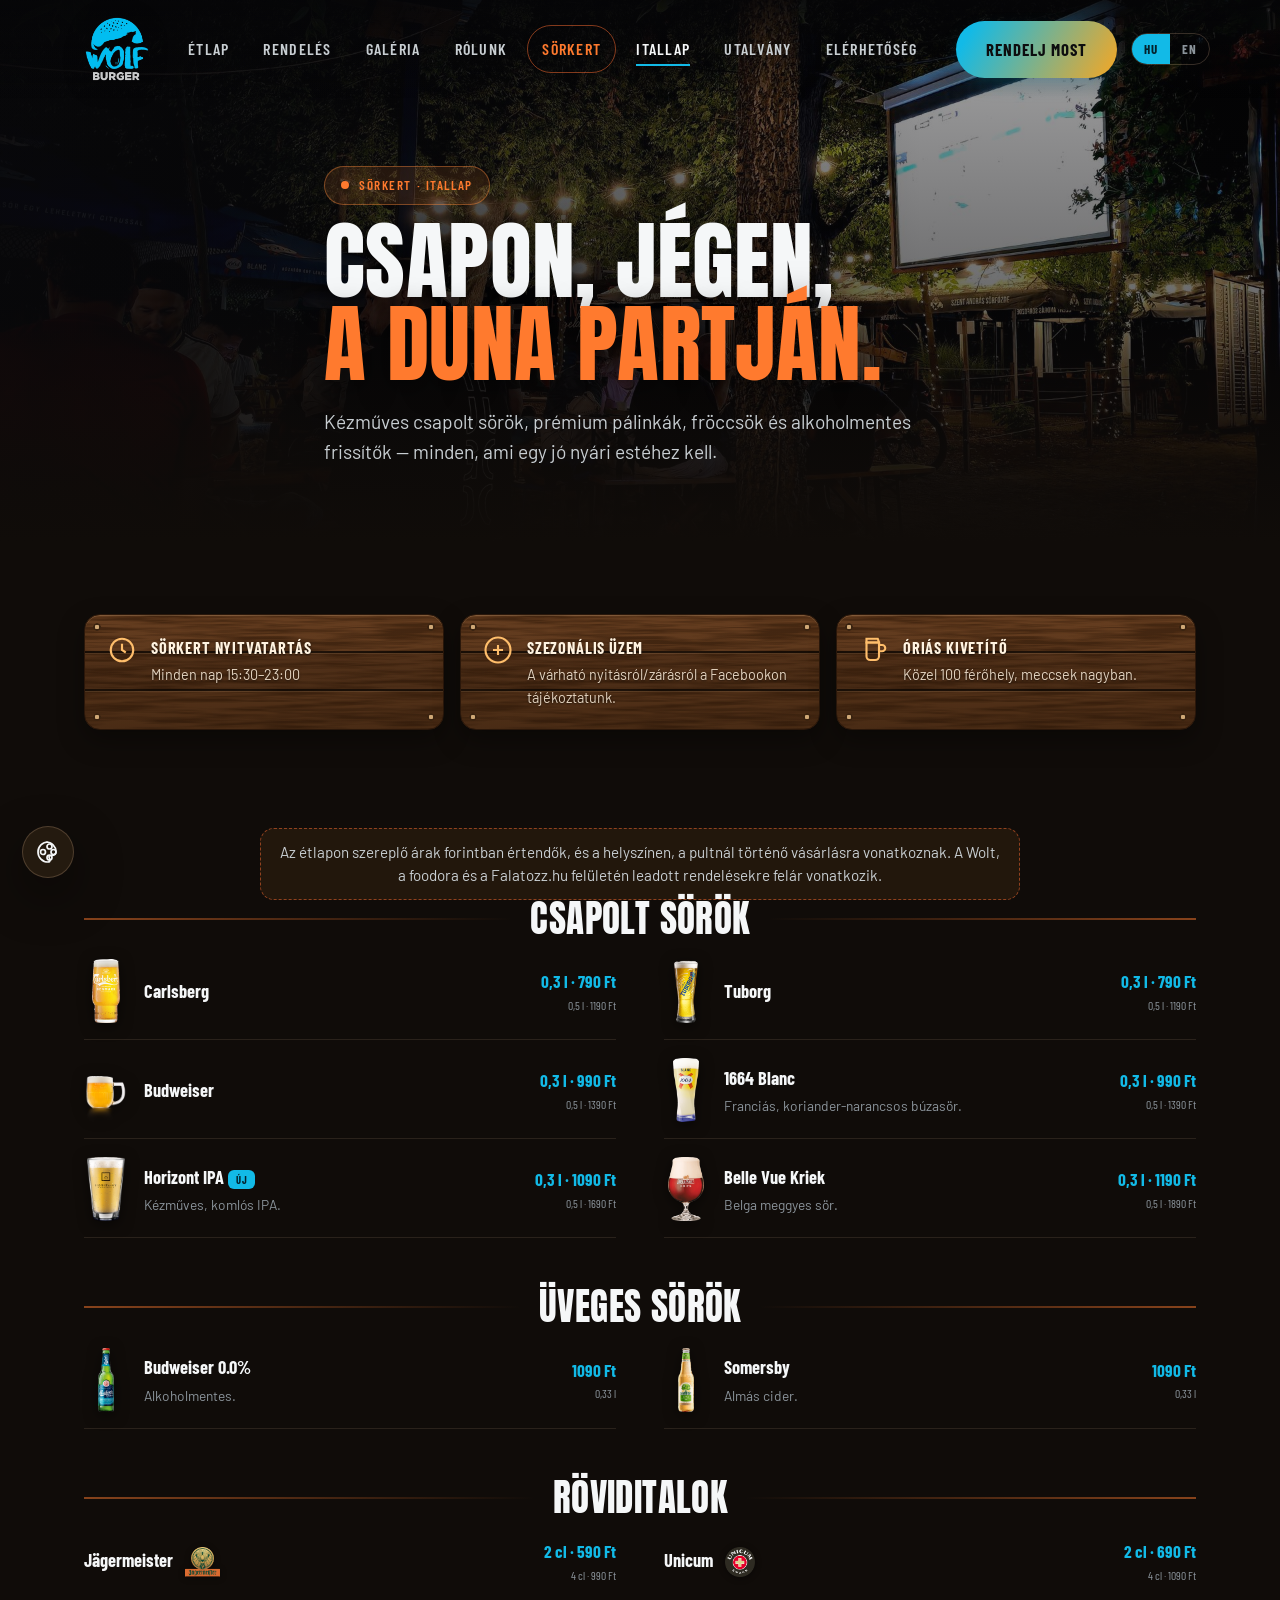
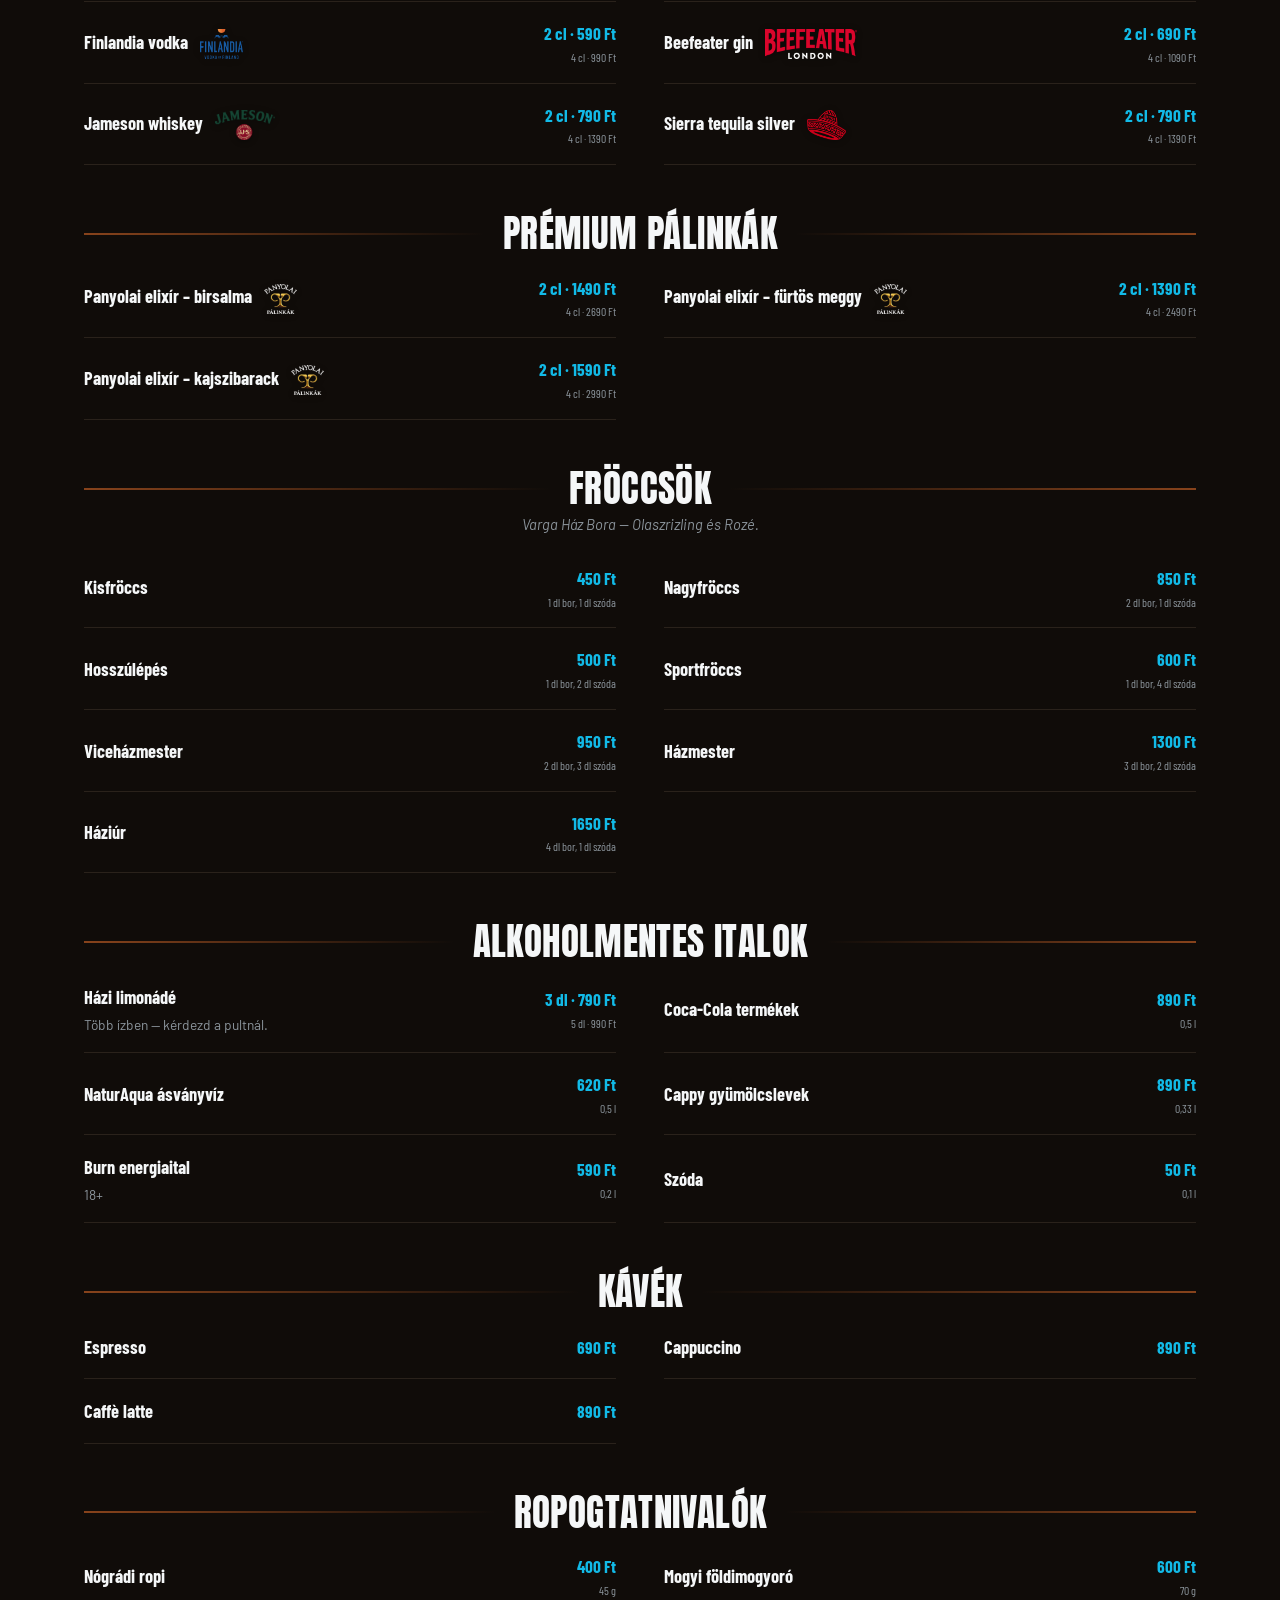
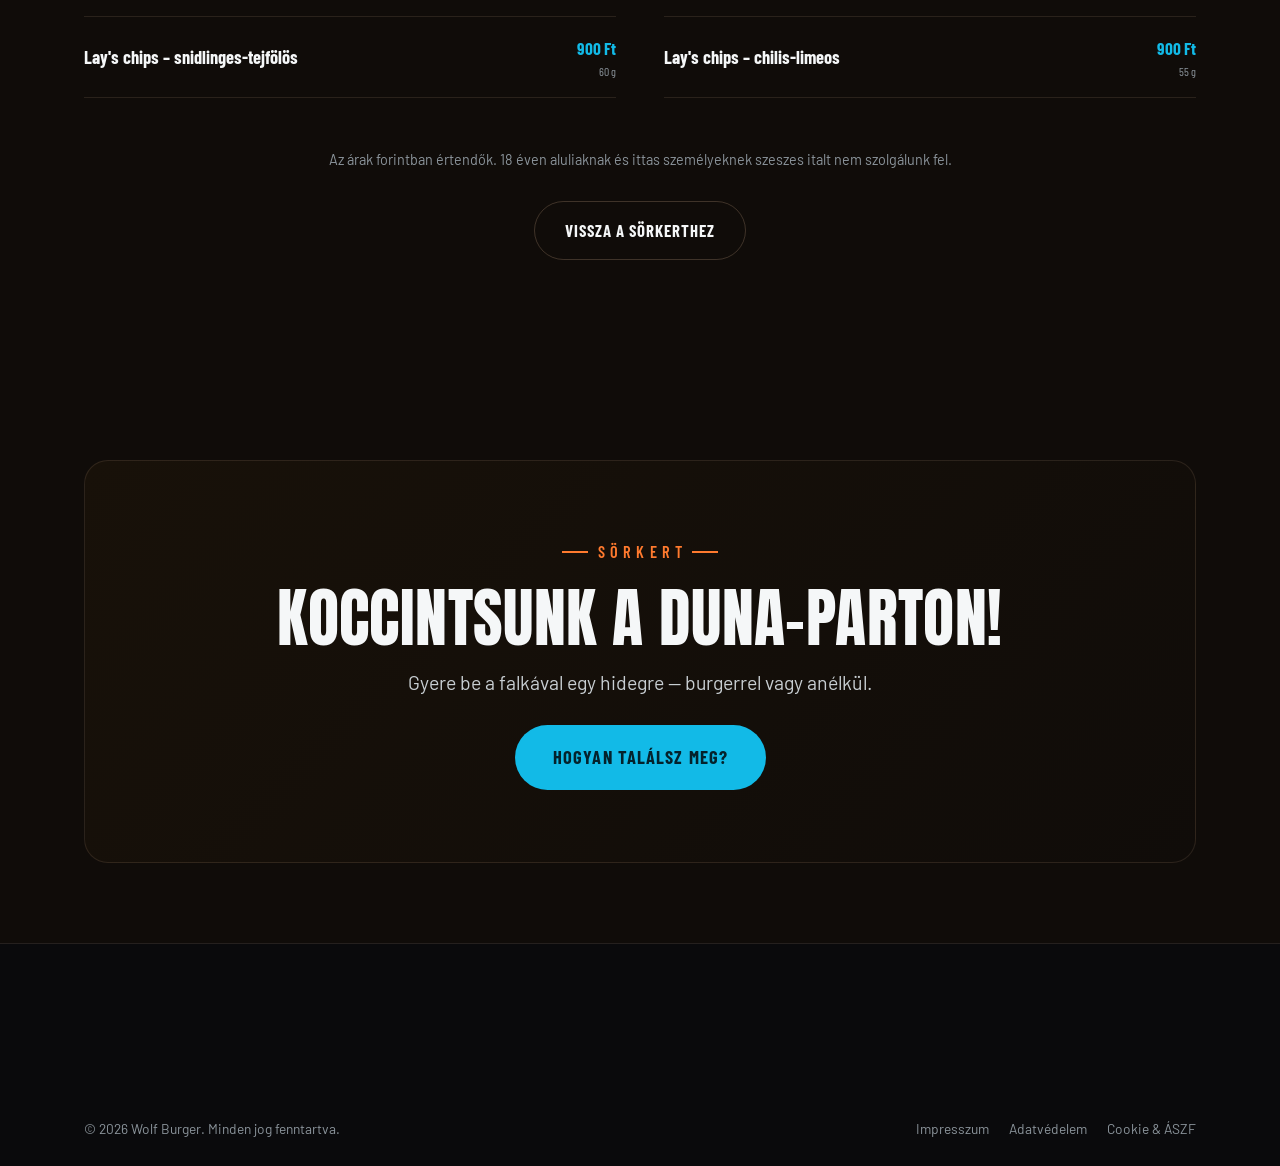
<file: sorlap.html>
<!DOCTYPE html>
<html lang="hu" data-default-theme="3">
<head>
<meta charset="UTF-8">
<meta name="viewport" content="width=device-width, initial-scale=1.0">
<title>Itallap – Wolf Burger Sörkert | Sörök, fröccsök, pálinkák</title>
<meta name="description" content="A Wolf Burger sörkert teljes itallapja Szigethalmon — csapolt és üveges sörök, röviditalok, prémium pálinkák, fröccsök, alkoholmentes italok, kávék és ropogtatnivalók.">
<meta name="theme-color" content="#0d0d0f">
<link rel="icon" type="image/png" href="favicon.png">
<meta property="og:title" content="Wolf Burger – Itallap">
<meta property="og:description" content="Csapolt sörök, prémium pálinkák és fröccsök a Duna-parti sörkertben.">
<meta property="og:image" content="assets/img/gallery/wolf-burger-kez.jpg">
<link rel="preconnect" href="https://fonts.googleapis.com">
<link rel="preconnect" href="https://fonts.gstatic.com" crossorigin>
<link href="https://fonts.googleapis.com/css2?family=Anton&family=Barlow:wght@400;500;600;700&family=Barlow+Condensed:wght@500;600;700&display=swap" rel="stylesheet">
<link rel="stylesheet" href="assets/css/style.css?v=22">
<link rel="stylesheet" href="assets/css/theme.css?v=22">
<script src="assets/js/theme.js?v=22"></script>
</head>
<body data-page="sorlap">
<div class="nav-scrim" data-close-nav></div>

<header class="header" id="header">
  <div class="container nav">
    <a href="index.html" class="nav__logo" aria-label="Wolf Burger"><img src="assets/img/logo.png" alt="Wolf Burger"></a>
    <nav class="nav__menu" id="navMenu">
      <a class="nav__link" href="etlap.html" data-i18n="nav_menu">Étlap</a>
      <a class="nav__link" href="index.html#delivery" data-i18n="nav_delivery">Rendelés</a>
      <a class="nav__link" href="galeria.html" data-i18n="nav_gallery">Galéria</a>
      <a class="nav__link" href="rolunk.html" data-i18n="nav_about">Rólunk</a>
      <a class="nav__link nav__link--sk" href="sorkert.html" data-i18n="nav_sorkert">Sörkert</a>
      <a class="nav__link active" href="sorlap.html" data-i18n="nav_drinks">Itallap</a>
      <a class="nav__link" href="utalvany.html" data-i18n="nav_vouchers">Utalvány</a>
      <a class="nav__link" href="kapcsolat.html" data-i18n="nav_contact">Elérhetőség</a>
    </nav>
    <div class="nav__right">
      <a href="index.html#delivery" class="btn nav__cta" data-i18n="nav_order">Rendelj most</a>
      <div class="lang" role="group" aria-label="Language">
        <button data-lang="hu" class="active">HU</button>
        <button data-lang="en">EN</button>
      </div>
      <button class="nav__toggle" id="navToggle" aria-label="Menü" aria-expanded="false"><span></span></button>
    </div>
  </div>
</header>

<!-- HERO -->
<section class="sk-hero sorlap-hero">
  <div class="sk-hero__bg" style="background-image:url('assets/img/backgrounds/bg-kivetito.jpg')"></div>
  <div class="container sk-hero__inner">
    <span class="hero__badge reveal in"><span class="dot"></span><span data-i18n="sl_badge">Sörkert · Itallap</span></span>
    <h1 class="reveal in"><span data-i18n="sl_title_a">Csapon, jégen,</span><em data-i18n="sl_title_b">a Duna partján.</em></h1>
    <p class="sk-hero__sub reveal in d1" data-i18n="sl_sub">Kézműves csapolt sörök, prémium pálinkák, fröccsök és alkoholmentes frissítők — minden, ami egy jó nyári estéhez kell.</p>
  </div>
</section>

<!-- SZEZONÁLIS INFÓ -->
<section class="section subpage-first section--tight">
  <div class="container">
    <div class="sorlap-info reveal">
      <div class="sorlap-info__item">
        <svg viewBox="0 0 24 24" fill="none" stroke="currentColor" stroke-width="1.7"><circle cx="12" cy="12" r="9"/><path d="M12 7v5l3 2"/></svg>
        <div><b data-i18n="sl_hours_t">Sörkert nyitvatartás</b><span data-i18n="sl_hours_v">Minden nap 15:30–23:00</span></div>
      </div>
      <div class="sorlap-info__item">
        <svg viewBox="0 0 24 24" fill="none" stroke="currentColor" stroke-width="1.7"><path d="M12 2a10 10 0 1 0 10 10A10 10 0 0 0 12 2Z"/><path d="M8 12h8M12 8v8"/></svg>
        <div><b data-i18n="sl_seasonal_t">Szezonális üzem</b><span data-i18n="sl_seasonal_v">A várható nyitásról/zárásról a Facebookon tájékoztatunk.</span></div>
      </div>
      <div class="sorlap-info__item">
        <svg viewBox="0 0 24 24" fill="none" stroke="currentColor" stroke-width="1.7"><path d="M6 3h9l1 3H6z"/><path d="M6 6h10v11a3 3 0 0 1-3 3H9a3 3 0 0 1-3-3z"/><path d="M16 8h2.5a2.5 2.5 0 0 1 0 5H16"/></svg>
        <div><b data-i18n="sl_screen_t">Óriás kivetítő</b><span data-i18n="sl_screen_v">Közel 100 férőhely, meccsek nagyban.</span></div>
      </div>
    </div>
  </div>
</section>

<!-- ITALLAP -->
<section class="section" style="padding-top:0">
  <div class="container">
    <p class="price-notice" data-i18n="price_notice"></p>
    <div id="sorlapRoot"></div>
    <p class="menu-note reveal" style="margin-top:30px" data-i18n="sl_note">Az árak forintban értendők. 18 éven aluliaknak és ittas személyeknek szeszes italt nem szolgálunk fel.</p>
    <div class="center" style="margin-top:30px">
      <a href="sorkert.html" class="btn btn--ghost" data-i18n="sl_back_sorkert">Vissza a Sörkerthez</a>
    </div>
  </div>
</section>

<!-- CTA -->
<section class="section section--tight">
  <div class="container">
    <div class="sk-cta reveal">
      <span class="eyebrow" style="justify-content:center" data-i18n="nav_sorkert">Sörkert</span>
      <h2 class="section-title" style="margin:14px 0 14px" data-i18n="sl_cta_title">Koccintsunk a Duna-parton!</h2>
      <p class="lead center" style="margin:0 auto 26px" data-i18n="sl_cta_sub">Gyere be a falkával egy hidegre — burgerrel vagy anélkül.</p>
      <a href="kapcsolat.html" class="btn btn--lg" data-i18n="sl_cta_btn">Hogyan találsz meg?</a>
    </div>
  </div>
</section>

<footer class="footer">
  <div class="container">
    <div class="footer__bottom" style="border-top:none">
      <span>© <span id="year"></span> Wolf Burger. <span data-i18n="foot_rights">Minden jog fenntartva.</span></span>
      <div class="footer__legal">
        <a href="pages/impresszum.html" data-i18n="foot_imprint">Impresszum</a>
        <a href="pages/adatvedelem.html" data-i18n="foot_privacy">Adatvédelem</a>
        <a href="pages/aszf.html" data-i18n="foot_terms">Cookie & ÁSZF</a>
      </div>
    </div>
  </div>
</footer>

<button class="to-top" id="toTop" aria-label="Fel"><svg width="22" height="22" viewBox="0 0 24 24" fill="none" stroke="currentColor" stroke-width="2.4"><path d="m6 15 6-6 6 6"/></svg></button>

<button class="theme-fab" id="themeToggle" aria-label="Hangulat" title="Hangulat">
  <svg viewBox="0 0 24 24" fill="none" stroke="currentColor" stroke-width="1.7"><circle cx="13.5" cy="6.5" r="2.5"/><circle cx="17.5" cy="12" r="2.5"/><circle cx="13.5" cy="17.5" r="2.5"/><circle cx="7" cy="12" r="2.5"/><path d="M12 2a10 10 0 1 0 0 20c1.4 0 2-1 2-2 0-1.5-1-2-1-3 0-1 .8-1.5 2-1.5h1a4 4 0 0 0 4-4c0-4.5-4-9.5-10-9.5Z"/></svg>
</button>
<div class="theme-panel" id="themePanel">
  <h6 data-i18n="theme_label">Hangulat</h6>
  <button class="theme-opt" data-theme-set="1"><span class="theme-swatch sw1"></span><span data-i18n="theme_1">Jeges</span></button>
  <button class="theme-opt" data-theme-set="2"><span class="theme-swatch sw2"></span><span data-i18n="theme_2">Naplemente</span></button>
  <button class="theme-opt active" data-theme-set="3"><span class="theme-swatch sw3"></span><span data-i18n="theme_3">Tűz & fa</span></button>
</div>

<script src="assets/js/menu-data.js?v=22"></script>
<script src="assets/js/i18n.js?v=23"></script>
<script src="assets/js/site.js?v=22"></script>
</body>
</html>
</file>
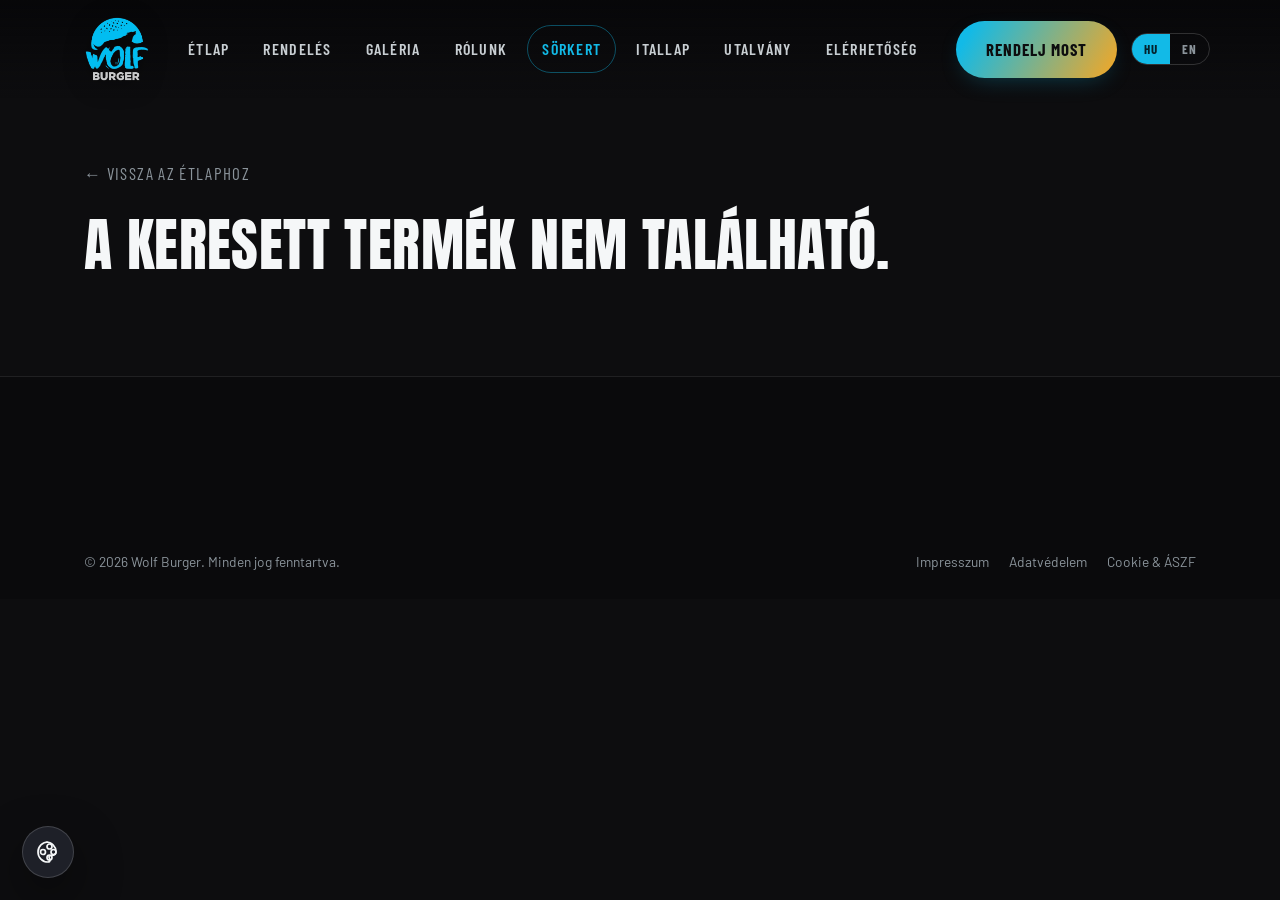
<file: termek.html>
<!DOCTYPE html>
<html lang="hu">
<head>
<meta charset="UTF-8">
<meta name="viewport" content="width=device-width, initial-scale=1.0">
<title>Termék – Wolf Burger</title>
<meta name="description" content="Wolf Burger termék részletei — összetevők, tápérték, ár.">
<link rel="icon" type="image/png" href="favicon.png">
<link rel="preconnect" href="https://fonts.googleapis.com">
<link rel="preconnect" href="https://fonts.gstatic.com" crossorigin>
<link href="https://fonts.googleapis.com/css2?family=Anton&family=Barlow:wght@400;500;600;700&family=Barlow+Condensed:wght@500;600;700&display=swap" rel="stylesheet">
<link rel="stylesheet" href="assets/css/style.css?v=22">
<link rel="stylesheet" href="assets/css/theme.css?v=22">
<script src="assets/js/theme.js?v=22"></script>
</head>
<body data-page="termek">
<div class="nav-scrim" data-close-nav></div>

<header class="header scrolled" id="header">
  <div class="container nav">
    <a href="index.html" class="nav__logo" aria-label="Wolf Burger"><img src="assets/img/logo.png" alt="Wolf Burger"></a>
    <nav class="nav__menu" id="navMenu">
      <a class="nav__link" href="etlap.html" data-i18n="nav_menu">Étlap</a>
      <a class="nav__link" href="index.html#delivery" data-i18n="nav_delivery">Rendelés</a>
      <a class="nav__link" href="galeria.html" data-i18n="nav_gallery">Galéria</a>
      <a class="nav__link" href="rolunk.html" data-i18n="nav_about">Rólunk</a>
      <a class="nav__link nav__link--sk" href="sorkert.html" data-i18n="nav_sorkert">Sörkert</a>
      <a class="nav__link" href="sorlap.html" data-i18n="nav_drinks">Itallap</a>
      <a class="nav__link" href="utalvany.html" data-i18n="nav_vouchers">Utalvány</a>
      <a class="nav__link" href="kapcsolat.html" data-i18n="nav_contact">Elérhetőség</a>
    </nav>
    <div class="nav__right">
      <a href="index.html#delivery" class="btn nav__cta" data-i18n="nav_order">Rendelj most</a>
      <div class="lang" role="group" aria-label="Language">
        <button data-lang="hu" class="active">HU</button>
        <button data-lang="en">EN</button>
      </div>
      <button class="nav__toggle" id="navToggle" aria-label="Menü" aria-expanded="false"><span></span></button>
    </div>
  </div>
</header>

<main class="container product" id="productDetail"><!-- rendered by site.js --></main>

<footer class="footer">
  <div class="container">
    <div class="footer__bottom" style="border-top:none">
      <span>© <span id="year"></span> Wolf Burger. <span data-i18n="foot_rights">Minden jog fenntartva.</span></span>
      <div class="footer__legal">
        <a href="pages/impresszum.html" data-i18n="foot_imprint">Impresszum</a>
        <a href="pages/adatvedelem.html" data-i18n="foot_privacy">Adatvédelem</a>
        <a href="pages/aszf.html" data-i18n="foot_terms">Cookie & ÁSZF</a>
      </div>
    </div>
  </div>
</footer>

<button class="to-top" id="toTop" aria-label="Fel"><svg width="22" height="22" viewBox="0 0 24 24" fill="none" stroke="currentColor" stroke-width="2.4"><path d="m6 15 6-6 6 6"/></svg></button>

<button class="theme-fab" id="themeToggle" aria-label="Hangulat" title="Hangulat">
  <svg viewBox="0 0 24 24" fill="none" stroke="currentColor" stroke-width="1.7"><circle cx="13.5" cy="6.5" r="2.5"/><circle cx="17.5" cy="12" r="2.5"/><circle cx="13.5" cy="17.5" r="2.5"/><circle cx="7" cy="12" r="2.5"/><path d="M12 2a10 10 0 1 0 0 20c1.4 0 2-1 2-2 0-1.5-1-2-1-3 0-1 .8-1.5 2-1.5h1a4 4 0 0 0 4-4c0-4.5-4-9.5-10-9.5Z"/></svg>
</button>
<div class="theme-panel" id="themePanel">
  <h6 data-i18n="theme_label">Hangulat</h6>
  <button class="theme-opt active" data-theme-set="1"><span class="theme-swatch sw1"></span><span data-i18n="theme_1">Jeges</span></button>
  <button class="theme-opt" data-theme-set="2"><span class="theme-swatch sw2"></span><span data-i18n="theme_2">Naplemente</span></button>
  <button class="theme-opt" data-theme-set="3"><span class="theme-swatch sw3"></span><span data-i18n="theme_3">Tűz & fa</span></button>
</div>

<script src="assets/js/menu-data.js?v=22"></script>
<script src="assets/js/i18n.js?v=23"></script>
<script src="assets/js/site.js?v=22"></script>
</body>
</html>
</file>
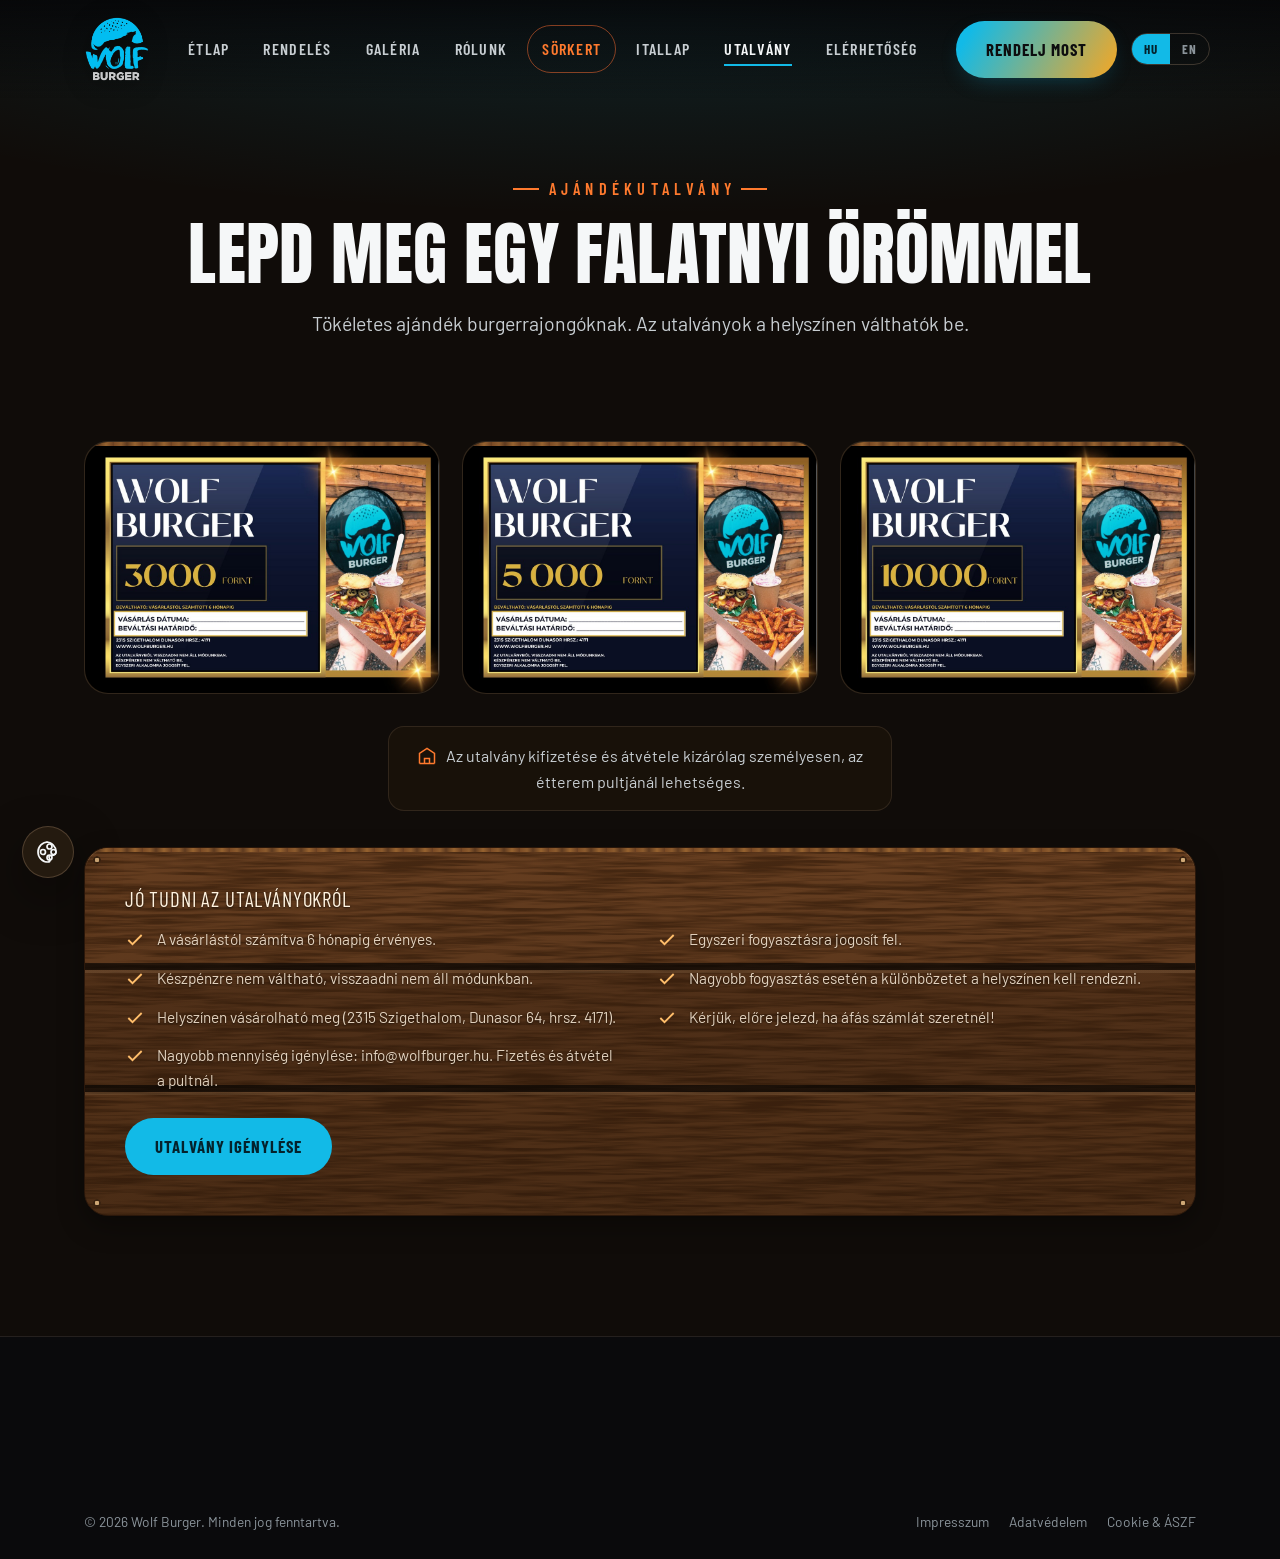
<file: utalvany.html>
<!DOCTYPE html>
<html lang="hu" data-default-theme="3">
<head>
<meta charset="UTF-8">
<meta name="viewport" content="width=device-width, initial-scale=1.0">
<title>Ajándékutalvány – Wolf Burger | Lepd meg egy falatnyi örömmel</title>
<meta name="description" content="Wolf Burger ajándékutalvány Szigethalmon — 3.000, 5.000 vagy 10.000 Ft értékben. Tökéletes ajándék minden burgerrajongónak.">
<meta name="theme-color" content="#0d0d0f">
<link rel="icon" type="image/png" href="favicon.png">
<meta property="og:title" content="Wolf Burger – Ajándékutalvány">
<meta property="og:description" content="Lepd meg a szeretteid egy falatnyi örömmel.">
<meta property="og:image" content="assets/img/menu/wolf-cover.jpg">
<link rel="preconnect" href="https://fonts.googleapis.com">
<link rel="preconnect" href="https://fonts.gstatic.com" crossorigin>
<link href="https://fonts.googleapis.com/css2?family=Anton&family=Barlow:wght@400;500;600;700&family=Barlow+Condensed:wght@500;600;700&display=swap" rel="stylesheet">
<link rel="stylesheet" href="assets/css/style.css?v=22">
<link rel="stylesheet" href="assets/css/theme.css?v=22">
<script src="assets/js/theme.js?v=22"></script>
</head>
<body data-page="utalvany">
<div class="nav-scrim" data-close-nav></div>

<header class="header" id="header">
  <div class="container nav">
    <a href="index.html" class="nav__logo" aria-label="Wolf Burger"><img src="assets/img/logo.png" alt="Wolf Burger"></a>
    <nav class="nav__menu" id="navMenu">
      <a class="nav__link" href="etlap.html" data-i18n="nav_menu">Étlap</a>
      <a class="nav__link" href="index.html#delivery" data-i18n="nav_delivery">Rendelés</a>
      <a class="nav__link" href="galeria.html" data-i18n="nav_gallery">Galéria</a>
      <a class="nav__link" href="rolunk.html" data-i18n="nav_about">Rólunk</a>
      <a class="nav__link nav__link--sk" href="sorkert.html" data-i18n="nav_sorkert">Sörkert</a>
      <a class="nav__link" href="sorlap.html" data-i18n="nav_drinks">Itallap</a>
      <a class="nav__link active" href="utalvany.html" data-i18n="nav_vouchers">Utalvány</a>
      <a class="nav__link" href="kapcsolat.html" data-i18n="nav_contact">Elérhetőség</a>
    </nav>
    <div class="nav__right">
      <a href="index.html#delivery" class="btn nav__cta" data-i18n="nav_order">Rendelj most</a>
      <div class="lang" role="group" aria-label="Language">
        <button data-lang="hu" class="active">HU</button>
        <button data-lang="en">EN</button>
      </div>
      <button class="nav__toggle" id="navToggle" aria-label="Menü" aria-expanded="false"><span></span></button>
    </div>
  </div>
</header>

<section class="page-hero">
  <div class="container">
    <span class="eyebrow reveal in" data-i18n="v_eyebrow">Ajándékutalvány</span>
    <h1 class="reveal in" data-i18n="v_title">Lepd meg egy falatnyi örömmel</h1>
    <p class="lead center reveal in d1" data-i18n="v_sub"></p>
  </div>
</section>

<section class="section vouchers subpage-first">
  <div class="container">
    <div class="vgrid">
      <a class="vcard vcard--img reveal" href="assets/img/coupons/kupon-3000.jpg" target="_blank" rel="noopener"><img src="assets/img/coupons/kupon-3000.jpg" alt="Wolf Burger 3.000 Ft-os ajándékutalvány" loading="lazy"></a>
      <a class="vcard vcard--img reveal d1" href="assets/img/coupons/kupon-5000.jpg" target="_blank" rel="noopener"><img src="assets/img/coupons/kupon-5000.jpg" alt="Wolf Burger 5.000 Ft-os ajándékutalvány" loading="lazy"></a>
      <a class="vcard vcard--img reveal d2" href="assets/img/coupons/kupon-10000.jpg" target="_blank" rel="noopener"><img src="assets/img/coupons/kupon-10000.jpg" alt="Wolf Burger 10.000 Ft-os ajándékutalvány" loading="lazy"></a>
    </div>
    <p class="voucher-inperson reveal">
      <svg viewBox="0 0 24 24" fill="none" stroke="currentColor" stroke-width="1.8"><path d="M3 21V9l9-6 9 6v12"/><path d="M3 21h18"/><path d="M9 21v-6h6v6"/></svg>
      <span data-i18n="v_inperson">Az utalvány kifizetése és átvétele kizárólag személyesen, az étterem pultjánál lehetséges.</span>
    </p>
    <div class="voucher-rules reveal">
      <h3 style="font-family:var(--font-cond);text-transform:uppercase;letter-spacing:.04em;font-size:1.3rem;margin-bottom:18px" data-i18n="v_rules_title">Jó tudni az utalványokról</h3>
      <ul>
        <li data-check><svg viewBox="0 0 24 24" fill="none" stroke="currentColor" stroke-width="2.2"><path d="M20 6 9 17l-5-5"/></svg><span data-i18n="v_r1"></span></li>
        <li data-check><svg viewBox="0 0 24 24" fill="none" stroke="currentColor" stroke-width="2.2"><path d="M20 6 9 17l-5-5"/></svg><span data-i18n="v_r2"></span></li>
        <li data-check><svg viewBox="0 0 24 24" fill="none" stroke="currentColor" stroke-width="2.2"><path d="M20 6 9 17l-5-5"/></svg><span data-i18n="v_r3"></span></li>
        <li data-check><svg viewBox="0 0 24 24" fill="none" stroke="currentColor" stroke-width="2.2"><path d="M20 6 9 17l-5-5"/></svg><span data-i18n="v_r4"></span></li>
        <li data-check><svg viewBox="0 0 24 24" fill="none" stroke="currentColor" stroke-width="2.2"><path d="M20 6 9 17l-5-5"/></svg><span data-i18n="v_r5"></span></li>
        <li data-check><svg viewBox="0 0 24 24" fill="none" stroke="currentColor" stroke-width="2.2"><path d="M20 6 9 17l-5-5"/></svg><span data-i18n="v_r7"></span></li>
        <li data-check><svg viewBox="0 0 24 24" fill="none" stroke="currentColor" stroke-width="2.2"><path d="M20 6 9 17l-5-5"/></svg><span data-i18n="v_r6"></span></li>
      </ul>
      <div style="margin-top:26px">
        <a href="mailto:info@wolfburger.hu?subject=Aj%C3%A1nd%C3%A9kutalv%C3%A1ny%20ig%C3%A9nyl%C3%A9s" class="btn" data-i18n="v_cta">Utalvány igénylése</a>
      </div>
    </div>
  </div>
</section>

<footer class="footer">
  <div class="container">
    <div class="footer__bottom" style="border-top:none">
      <span>© <span id="year"></span> Wolf Burger. <span data-i18n="foot_rights">Minden jog fenntartva.</span></span>
      <div class="footer__legal">
        <a href="pages/impresszum.html" data-i18n="foot_imprint">Impresszum</a>
        <a href="pages/adatvedelem.html" data-i18n="foot_privacy">Adatvédelem</a>
        <a href="pages/aszf.html" data-i18n="foot_terms">Cookie & ÁSZF</a>
      </div>
    </div>
  </div>
</footer>

<button class="to-top" id="toTop" aria-label="Fel"><svg width="22" height="22" viewBox="0 0 24 24" fill="none" stroke="currentColor" stroke-width="2.4"><path d="m6 15 6-6 6 6"/></svg></button>

<button class="theme-fab" id="themeToggle" aria-label="Hangulat" title="Hangulat">
  <svg viewBox="0 0 24 24" fill="none" stroke="currentColor" stroke-width="1.7"><circle cx="13.5" cy="6.5" r="2.5"/><circle cx="17.5" cy="12" r="2.5"/><circle cx="13.5" cy="17.5" r="2.5"/><circle cx="7" cy="12" r="2.5"/><path d="M12 2a10 10 0 1 0 0 20c1.4 0 2-1 2-2 0-1.5-1-2-1-3 0-1 .8-1.5 2-1.5h1a4 4 0 0 0 4-4c0-4.5-4-9.5-10-9.5Z"/></svg>
</button>
<div class="theme-panel" id="themePanel">
  <h6 data-i18n="theme_label">Hangulat</h6>
  <button class="theme-opt" data-theme-set="1"><span class="theme-swatch sw1"></span><span data-i18n="theme_1">Jeges</span></button>
  <button class="theme-opt" data-theme-set="2"><span class="theme-swatch sw2"></span><span data-i18n="theme_2">Naplemente</span></button>
  <button class="theme-opt active" data-theme-set="3"><span class="theme-swatch sw3"></span><span data-i18n="theme_3">Tűz & fa</span></button>
</div>

<script src="assets/js/menu-data.js?v=22"></script>
<script src="assets/js/i18n.js?v=23"></script>
<script src="assets/js/site.js?v=22"></script>
</body>
</html>
</file>
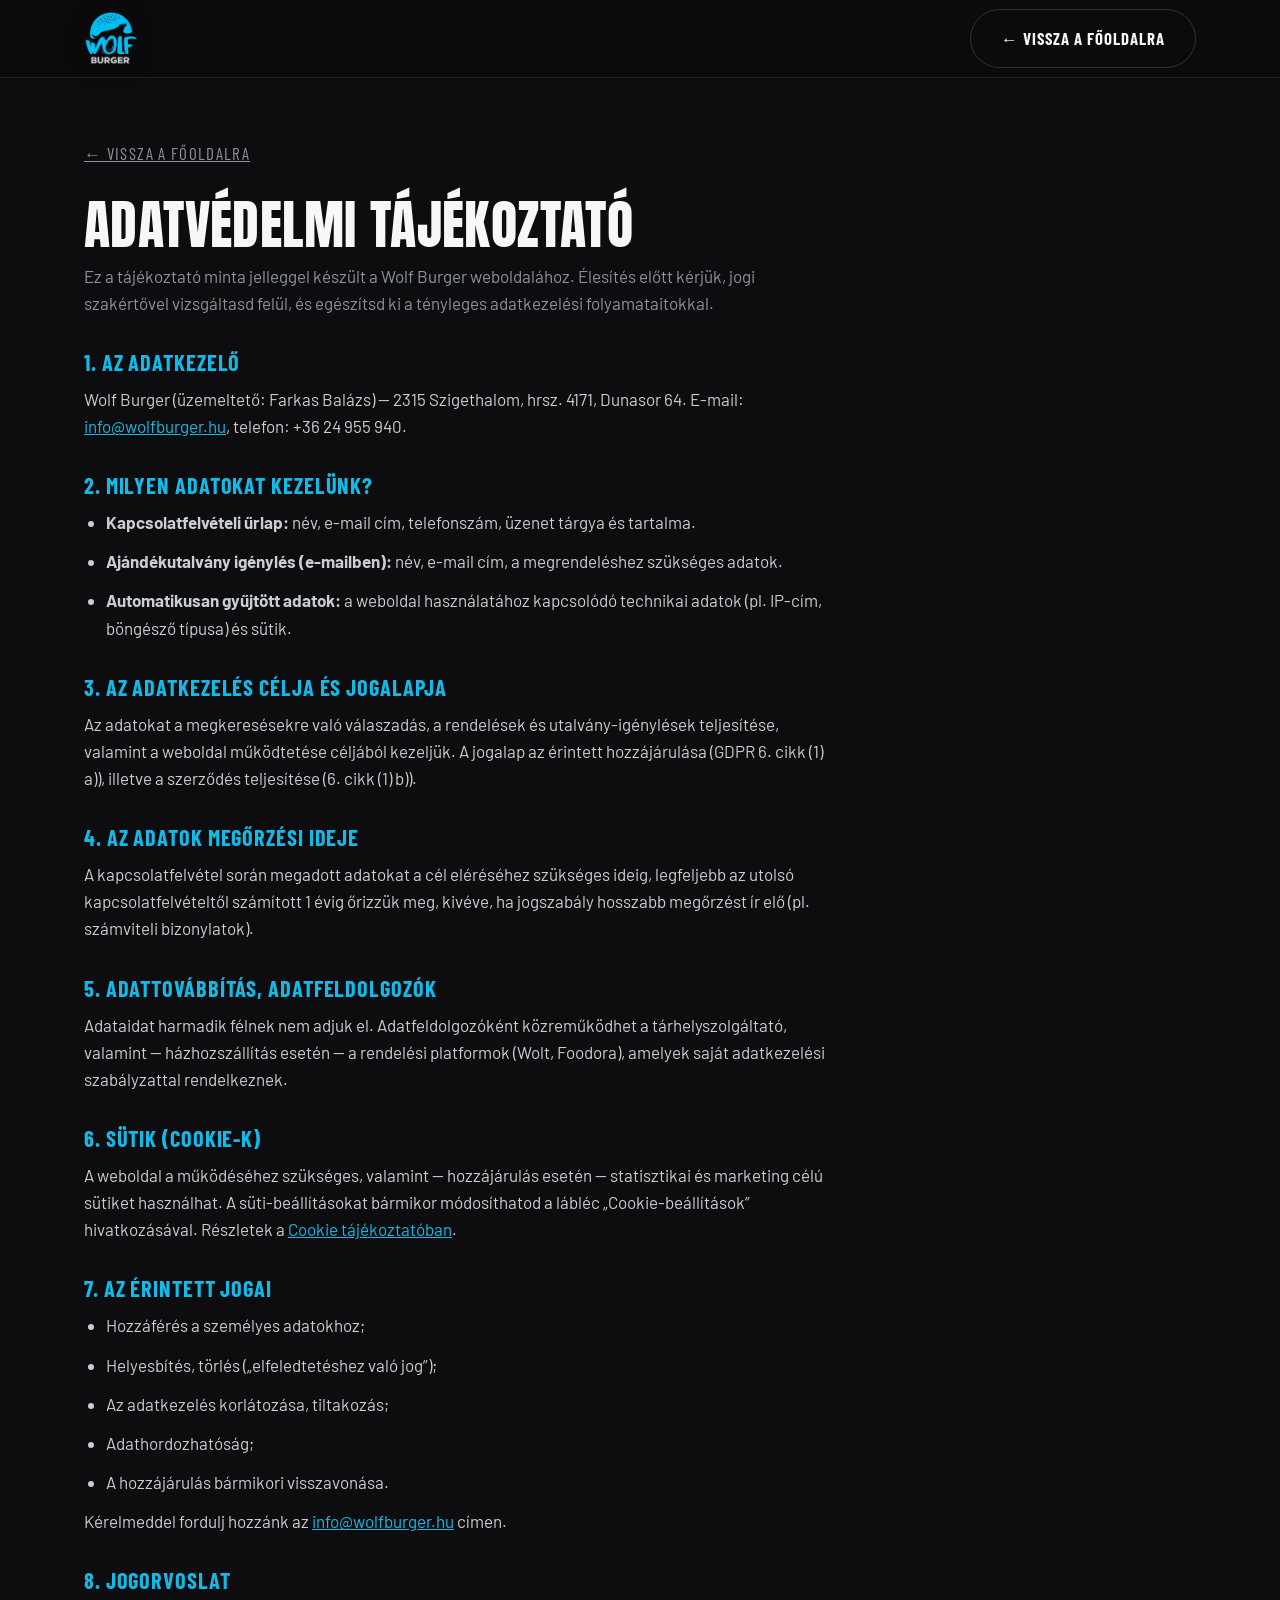
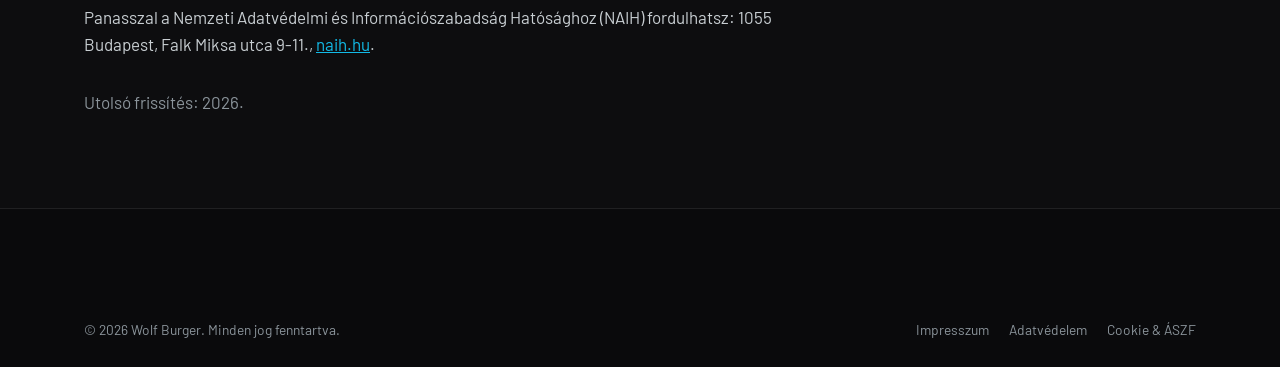
<file: pages/adatvedelem.html>
<!DOCTYPE html>
<html lang="hu">
<head>
<meta charset="UTF-8">
<meta name="viewport" content="width=device-width, initial-scale=1.0">
<title>Adatvédelmi tájékoztató – Wolf Burger</title>
<link rel="icon" type="image/png" href="../favicon.png">
<link rel="preconnect" href="https://fonts.googleapis.com">
<link rel="preconnect" href="https://fonts.gstatic.com" crossorigin>
<link href="https://fonts.googleapis.com/css2?family=Anton&family=Barlow:wght@400;500;600;700&family=Barlow+Condensed:wght@500;600;700&display=swap" rel="stylesheet">
<link rel="stylesheet" href="../assets/css/style.css?v=22">
<link rel="stylesheet" href="../assets/css/theme.css?v=22">
<script src="../assets/js/theme.js?v=22"></script>
</head>
<body>
<header class="header scrolled">
  <div class="container nav">
    <a href="../index.html" class="nav__logo" aria-label="Wolf Burger"><img src="../assets/img/logo.png" alt="Wolf Burger"></a>
    <a href="../index.html" class="btn btn--ghost">← Vissza a főoldalra</a>
  </div>
</header>

<main class="container legal-page">
  <a href="../index.html" class="back">← Vissza a főoldalra</a>
  <h1>Adatvédelmi tájékoztató</h1>
  <p style="color:var(--muted)">Ez a tájékoztató minta jelleggel készült a Wolf Burger weboldalához. Élesítés előtt kérjük, jogi szakértővel vizsgáltasd felül, és egészítsd ki a tényleges adatkezelési folyamataitokkal.</p>

  <h2>1. Az adatkezelő</h2>
  <p>Wolf Burger (üzemeltető: Farkas Balázs) — 2315 Szigethalom, hrsz. 4171, Dunasor 64. E-mail: <a href="mailto:info@wolfburger.hu">info@wolfburger.hu</a>, telefon: +36 24 955 940.</p>

  <h2>2. Milyen adatokat kezelünk?</h2>
  <ul>
    <li><b>Kapcsolatfelvételi űrlap:</b> név, e-mail cím, telefonszám, üzenet tárgya és tartalma.</li>
    <li><b>Ajándékutalvány igénylés (e-mailben):</b> név, e-mail cím, a megrendeléshez szükséges adatok.</li>
    <li><b>Automatikusan gyűjtött adatok:</b> a weboldal használatához kapcsolódó technikai adatok (pl. IP-cím, böngésző típusa) és sütik.</li>
  </ul>

  <h2>3. Az adatkezelés célja és jogalapja</h2>
  <p>Az adatokat a megkeresésekre való válaszadás, a rendelések és utalvány-igénylések teljesítése, valamint a weboldal működtetése céljából kezeljük. A jogalap az érintett hozzájárulása (GDPR 6. cikk (1) a)), illetve a szerződés teljesítése (6. cikk (1) b)).</p>

  <h2>4. Az adatok megőrzési ideje</h2>
  <p>A kapcsolatfelvétel során megadott adatokat a cél eléréséhez szükséges ideig, legfeljebb az utolsó kapcsolatfelvételtől számított 1 évig őrizzük meg, kivéve, ha jogszabály hosszabb megőrzést ír elő (pl. számviteli bizonylatok).</p>

  <h2>5. Adattovábbítás, adatfeldolgozók</h2>
  <p>Adataidat harmadik félnek nem adjuk el. Adatfeldolgozóként közreműködhet a tárhelyszolgáltató, valamint — házhozszállítás esetén — a rendelési platformok (Wolt, Foodora), amelyek saját adatkezelési szabályzattal rendelkeznek.</p>

  <h2>6. Sütik (cookie-k)</h2>
  <p>A weboldal a működéséhez szükséges, valamint — hozzájárulás esetén — statisztikai és marketing célú sütiket használhat. A süti-beállításokat bármikor módosíthatod a lábléc „Cookie-beállítások” hivatkozásával. Részletek a <a href="aszf.html">Cookie tájékoztatóban</a>.</p>

  <h2>7. Az érintett jogai</h2>
  <ul>
    <li>Hozzáférés a személyes adatokhoz;</li>
    <li>Helyesbítés, törlés („elfeledtetéshez való jog”);</li>
    <li>Az adatkezelés korlátozása, tiltakozás;</li>
    <li>Adathordozhatóság;</li>
    <li>A hozzájárulás bármikori visszavonása.</li>
  </ul>
  <p>Kérelmeddel fordulj hozzánk az <a href="mailto:info@wolfburger.hu">info@wolfburger.hu</a> címen.</p>

  <h2>8. Jogorvoslat</h2>
  <p>Panasszal a Nemzeti Adatvédelmi és Információszabadság Hatósághoz (NAIH) fordulhatsz: 1055 Budapest, Falk Miksa utca 9-11., <a href="https://naih.hu" target="_blank" rel="noopener">naih.hu</a>.</p>

  <p style="margin-top:30px;color:var(--muted)">Utolsó frissítés: 2026.</p>
</main>

<footer class="footer">
  <div class="container">
    <div class="footer__bottom" style="margin-top:0;border-top:none">
      <span>© <span id="year"></span> Wolf Burger. Minden jog fenntartva.</span>
      <div class="footer__legal">
        <a href="impresszum.html">Impresszum</a>
        <a href="adatvedelem.html">Adatvédelem</a>
        <a href="aszf.html">Cookie &amp; ÁSZF</a>
      </div>
    </div>
  </div>
</footer>
<script>document.getElementById('year').textContent=new Date().getFullYear();</script>
</body>
</html>
</file>
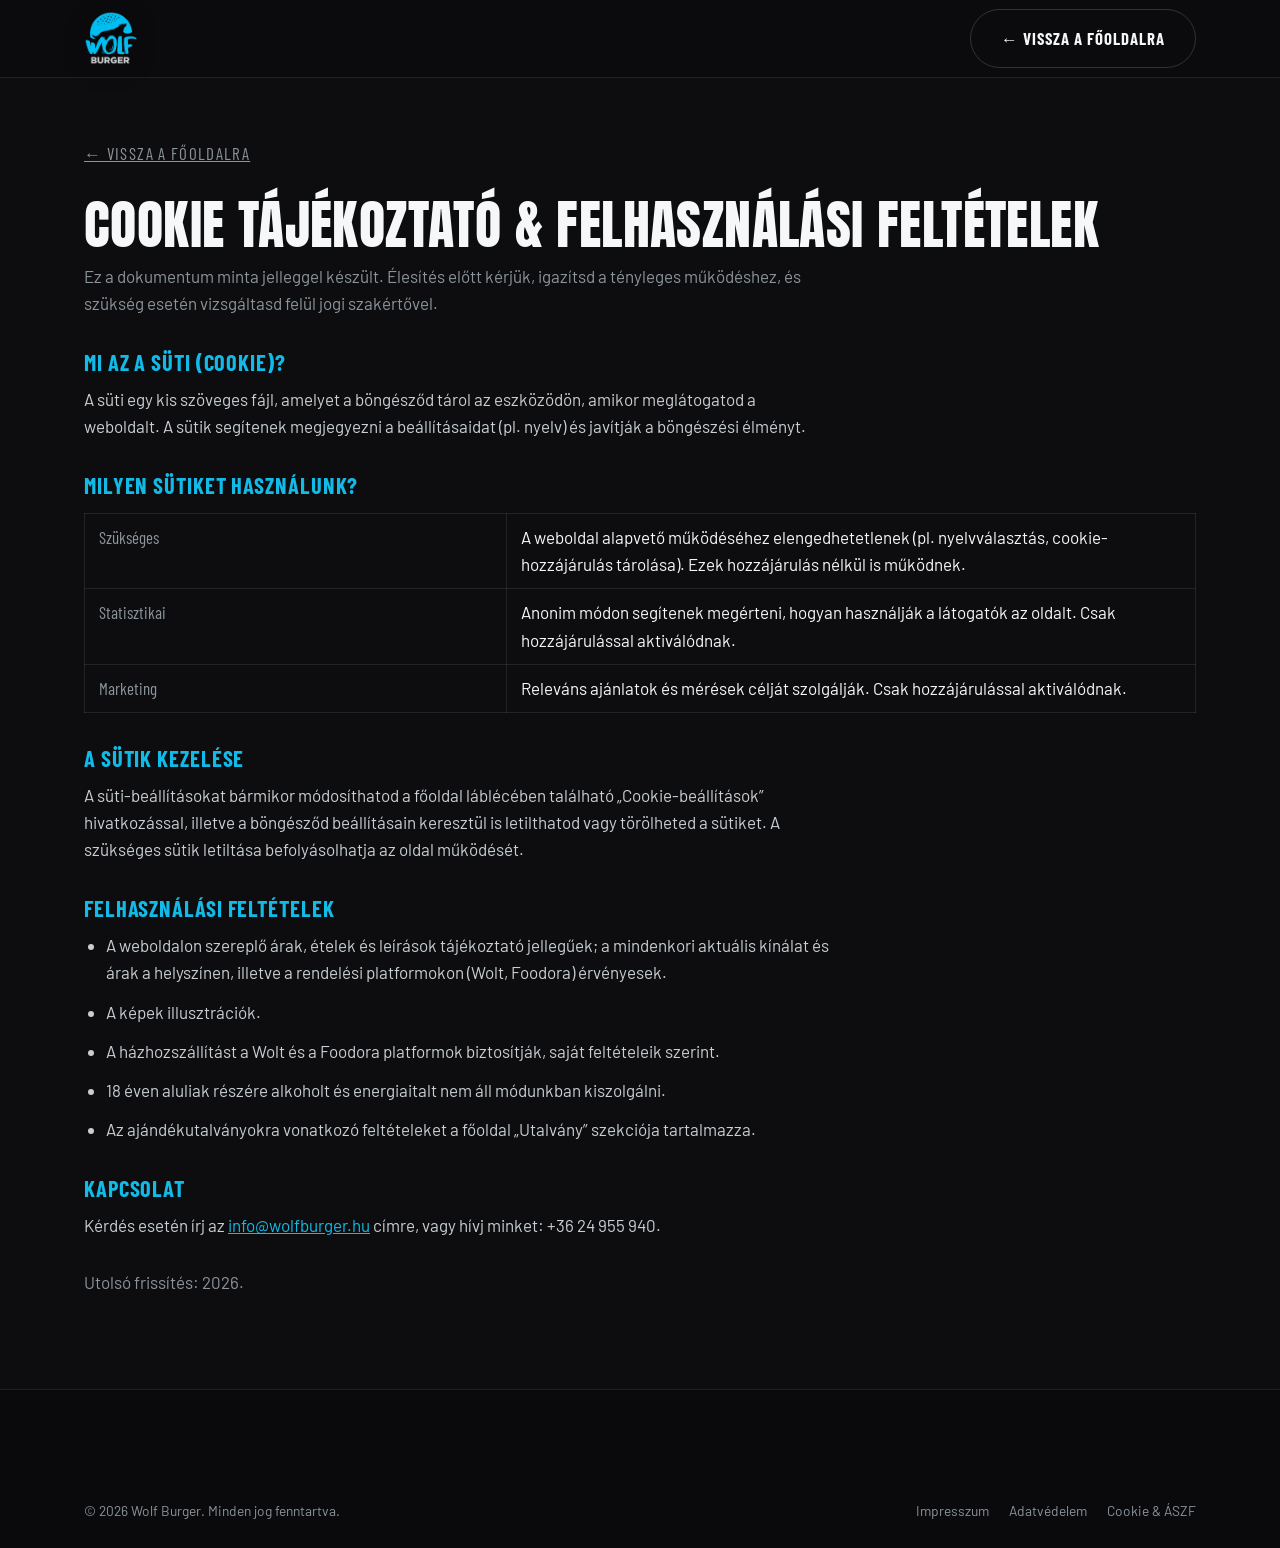
<file: pages/aszf.html>
<!DOCTYPE html>
<html lang="hu">
<head>
<meta charset="UTF-8">
<meta name="viewport" content="width=device-width, initial-scale=1.0">
<title>Cookie tájékoztató &amp; Felhasználási feltételek – Wolf Burger</title>
<link rel="icon" type="image/png" href="../favicon.png">
<link rel="preconnect" href="https://fonts.googleapis.com">
<link rel="preconnect" href="https://fonts.gstatic.com" crossorigin>
<link href="https://fonts.googleapis.com/css2?family=Anton&family=Barlow:wght@400;500;600;700&family=Barlow+Condensed:wght@500;600;700&display=swap" rel="stylesheet">
<link rel="stylesheet" href="../assets/css/style.css?v=22">
<link rel="stylesheet" href="../assets/css/theme.css?v=22">
<script src="../assets/js/theme.js?v=22"></script>
</head>
<body>
<header class="header scrolled">
  <div class="container nav">
    <a href="../index.html" class="nav__logo" aria-label="Wolf Burger"><img src="../assets/img/logo.png" alt="Wolf Burger"></a>
    <a href="../index.html" class="btn btn--ghost">← Vissza a főoldalra</a>
  </div>
</header>

<main class="container legal-page">
  <a href="../index.html" class="back">← Vissza a főoldalra</a>
  <h1>Cookie tájékoztató &amp; Felhasználási feltételek</h1>
  <p style="color:var(--muted)">Ez a dokumentum minta jelleggel készült. Élesítés előtt kérjük, igazítsd a tényleges működéshez, és szükség esetén vizsgáltasd felül jogi szakértővel.</p>

  <h2>Mi az a süti (cookie)?</h2>
  <p>A süti egy kis szöveges fájl, amelyet a böngésződ tárol az eszközödön, amikor meglátogatod a weboldalt. A sütik segítenek megjegyezni a beállításaidat (pl. nyelv) és javítják a böngészési élményt.</p>

  <h2>Milyen sütiket használunk?</h2>
  <table>
    <tr><td>Szükséges</td><td>A weboldal alapvető működéséhez elengedhetetlenek (pl. nyelvválasztás, cookie-hozzájárulás tárolása). Ezek hozzájárulás nélkül is működnek.</td></tr>
    <tr><td>Statisztikai</td><td>Anonim módon segítenek megérteni, hogyan használják a látogatók az oldalt. Csak hozzájárulással aktiválódnak.</td></tr>
    <tr><td>Marketing</td><td>Releváns ajánlatok és mérések célját szolgálják. Csak hozzájárulással aktiválódnak.</td></tr>
  </table>

  <h2>A sütik kezelése</h2>
  <p>A süti-beállításokat bármikor módosíthatod a főoldal láblécében található „Cookie-beállítások” hivatkozással, illetve a böngésződ beállításain keresztül is letilthatod vagy törölheted a sütiket. A szükséges sütik letiltása befolyásolhatja az oldal működését.</p>

  <h2>Felhasználási feltételek</h2>
  <ul>
    <li>A weboldalon szereplő árak, ételek és leírások tájékoztató jellegűek; a mindenkori aktuális kínálat és árak a helyszínen, illetve a rendelési platformokon (Wolt, Foodora) érvényesek.</li>
    <li>A képek illusztrációk.</li>
    <li>A házhozszállítást a Wolt és a Foodora platformok biztosítják, saját feltételeik szerint.</li>
    <li>18 éven aluliak részére alkoholt és energiaitalt nem áll módunkban kiszolgálni.</li>
    <li>Az ajándékutalványokra vonatkozó feltételeket a főoldal „Utalvány” szekciója tartalmazza.</li>
  </ul>

  <h2>Kapcsolat</h2>
  <p>Kérdés esetén írj az <a href="mailto:info@wolfburger.hu">info@wolfburger.hu</a> címre, vagy hívj minket: +36 24 955 940.</p>

  <p style="margin-top:30px;color:var(--muted)">Utolsó frissítés: 2026.</p>
</main>

<footer class="footer">
  <div class="container">
    <div class="footer__bottom" style="margin-top:0;border-top:none">
      <span>© <span id="year"></span> Wolf Burger. Minden jog fenntartva.</span>
      <div class="footer__legal">
        <a href="impresszum.html">Impresszum</a>
        <a href="adatvedelem.html">Adatvédelem</a>
        <a href="aszf.html">Cookie &amp; ÁSZF</a>
      </div>
    </div>
  </div>
</footer>
<script>document.getElementById('year').textContent=new Date().getFullYear();</script>
</body>
</html>
</file>
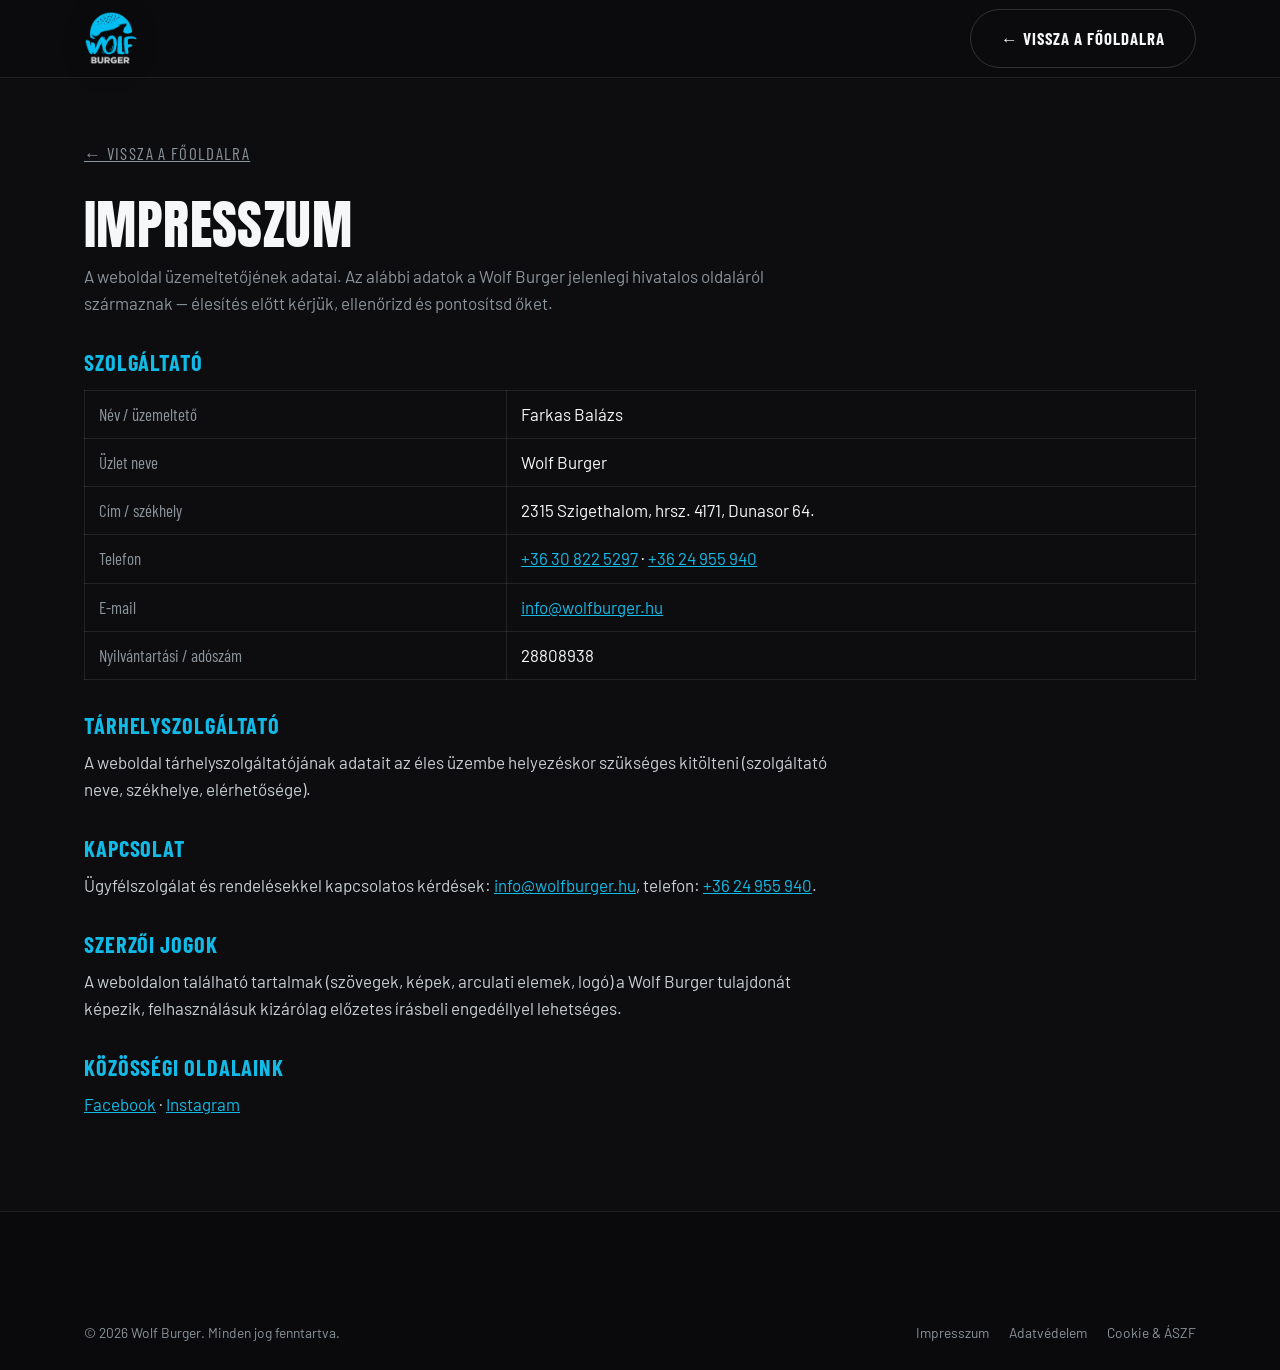
<file: pages/impresszum.html>
<!DOCTYPE html>
<html lang="hu">
<head>
<meta charset="UTF-8">
<meta name="viewport" content="width=device-width, initial-scale=1.0">
<title>Impresszum – Wolf Burger</title>
<meta name="robots" content="index,follow">
<link rel="icon" type="image/png" href="../favicon.png">
<link rel="preconnect" href="https://fonts.googleapis.com">
<link rel="preconnect" href="https://fonts.gstatic.com" crossorigin>
<link href="https://fonts.googleapis.com/css2?family=Anton&family=Barlow:wght@400;500;600;700&family=Barlow+Condensed:wght@500;600;700&display=swap" rel="stylesheet">
<link rel="stylesheet" href="../assets/css/style.css?v=22">
<link rel="stylesheet" href="../assets/css/theme.css?v=22">
<script src="../assets/js/theme.js?v=22"></script>
</head>
<body>
<header class="header scrolled">
  <div class="container nav">
    <a href="../index.html" class="nav__logo" aria-label="Wolf Burger"><img src="../assets/img/logo.png" alt="Wolf Burger"></a>
    <a href="../index.html" class="btn btn--ghost">← Vissza a főoldalra</a>
  </div>
</header>

<main class="container legal-page">
  <a href="../index.html" class="back">← Vissza a főoldalra</a>
  <h1>Impresszum</h1>
  <p style="color:var(--muted)">A weboldal üzemeltetőjének adatai. Az alábbi adatok a Wolf Burger jelenlegi hivatalos oldaláról származnak — élesítés előtt kérjük, ellenőrizd és pontosítsd őket.</p>

  <h2>Szolgáltató</h2>
  <table>
    <tr><td>Név / üzemeltető</td><td>Farkas Balázs</td></tr>
    <tr><td>Üzlet neve</td><td>Wolf Burger</td></tr>
    <tr><td>Cím / székhely</td><td>2315 Szigethalom, hrsz. 4171, Dunasor 64.</td></tr>
    <tr><td>Telefon</td><td><a href="tel:+3630822 5297">+36 30 822 5297</a> · <a href="tel:+3624955940">+36 24 955 940</a></td></tr>
    <tr><td>E-mail</td><td><a href="mailto:info@wolfburger.hu">info@wolfburger.hu</a></td></tr>
    <tr><td>Nyilvántartási / adószám</td><td>28808938</td></tr>
  </table>

  <h2>Tárhelyszolgáltató</h2>
  <p>A weboldal tárhelyszolgáltatójának adatait az éles üzembe helyezéskor szükséges kitölteni (szolgáltató neve, székhelye, elérhetősége).</p>

  <h2>Kapcsolat</h2>
  <p>Ügyfélszolgálat és rendelésekkel kapcsolatos kérdések: <a href="mailto:info@wolfburger.hu">info@wolfburger.hu</a>, telefon: <a href="tel:+3624955940">+36 24 955 940</a>.</p>

  <h2>Szerzői jogok</h2>
  <p>A weboldalon található tartalmak (szövegek, képek, arculati elemek, logó) a Wolf Burger tulajdonát képezik, felhasználásuk kizárólag előzetes írásbeli engedéllyel lehetséges.</p>

  <h2>Közösségi oldalaink</h2>
  <p><a href="https://www.facebook.com/wolfburger.hu/" target="_blank" rel="noopener">Facebook</a> · <a href="https://www.instagram.com/wolf.burger2021/" target="_blank" rel="noopener">Instagram</a></p>
</main>

<footer class="footer">
  <div class="container">
    <div class="footer__bottom" style="margin-top:0;border-top:none">
      <span>© <span id="year"></span> Wolf Burger. Minden jog fenntartva.</span>
      <div class="footer__legal">
        <a href="impresszum.html">Impresszum</a>
        <a href="adatvedelem.html">Adatvédelem</a>
        <a href="aszf.html">Cookie &amp; ÁSZF</a>
      </div>
    </div>
  </div>
</footer>
<script>document.getElementById('year').textContent=new Date().getFullYear();</script>
</body>
</html>
</file>
<file: assets/css/style.css>
/* ============================================================
   WOLF BURGER — Szigethalom
   Design system & styles
   Brand: cyan #12BAE7 on charcoal #0e0e10
   ============================================================ */

/* ---------- Design tokens ---------- */
:root{
  --bg:#0d0d0f;
  --bg-2:#131318;
  --bg-3:#191a20;
  --bg-elev:#1e2028;
  --ink:#f5f7f8;
  --ink-soft:#c8ced2;
  --muted:#8b949b;
  --line:rgba(255,255,255,.09);
  --line-2:rgba(255,255,255,.16);

  --cyan:#12bae7;
  --cyan-600:#0fa3cd;
  --cyan-700:#0b83a6;
  --cyan-300:#61d2f2;
  --cyan-glow:rgba(18,186,231,.35);
  --amber:#f6a723;

  --radius-s:10px;
  --radius:16px;
  --radius-l:24px;
  --radius-xl:34px;

  --shadow-s:0 4px 14px rgba(0,0,0,.35);
  --shadow:0 18px 50px rgba(0,0,0,.45);
  --shadow-cyan:0 14px 40px rgba(18,186,231,.28);

  --maxw:1200px;
  --gutter:clamp(18px,4vw,44px);

  --font-display:'Anton','Arial Narrow',Impact,sans-serif;
  --font-cond:'Barlow Condensed','Arial Narrow',sans-serif;
  --font-body:'Barlow','Segoe UI',system-ui,sans-serif;

  --ease:cubic-bezier(.22,.61,.36,1);
}

/* ---------- Reset ---------- */
*,*::before,*::after{box-sizing:border-box;margin:0;padding:0}
html{scroll-behavior:smooth;-webkit-text-size-adjust:100%}
@media (prefers-reduced-motion:reduce){html{scroll-behavior:auto}}
body{
  font-family:var(--font-body);
  background:var(--bg);
  color:var(--ink);
  line-height:1.6;
  font-size:17px;
  overflow-x:hidden;
  -webkit-font-smoothing:antialiased;
}
img{max-width:100%;display:block}
a{color:inherit;text-decoration:none}
button{font-family:inherit;cursor:pointer;border:none;background:none;color:inherit}
ul{list-style:none}
input,textarea,select{font-family:inherit}
:focus-visible{outline:3px solid var(--cyan);outline-offset:3px;border-radius:6px}

/* ---------- Typography ---------- */
h1,h2,h3,h4{font-family:var(--font-display);font-weight:400;line-height:1.02;letter-spacing:.4px;text-transform:uppercase}
.eyebrow{
  font-family:var(--font-cond);
  text-transform:uppercase;
  letter-spacing:.32em;
  font-weight:600;
  font-size:1.02rem;
  color:var(--cyan);
  display:inline-flex;align-items:center;gap:.6em;
}
.eyebrow::before,.eyebrow::after{content:"";width:26px;height:2px;background:var(--cyan);display:inline-block;flex-shrink:0}
.eyebrow::after{margin-left:-.3em}
.section-head .eyebrow{margin-bottom:20px}
.section-title{font-size:clamp(2.1rem,6vw,4rem);line-height:1.08;padding-top:.08em}
.lead{font-size:clamp(1.02rem,2.2vw,1.22rem);color:var(--ink-soft);max-width:60ch}
.text-cyan{color:var(--cyan)}

/* ---------- Layout ---------- */
.container{width:100%;max-width:var(--maxw);margin-inline:auto;padding-inline:var(--gutter)}
.section{padding-block:clamp(64px,10vw,120px);position:relative}
.section--tight{padding-block:clamp(48px,7vw,80px)}
.section-head{max-width:760px;margin-bottom:clamp(34px,6vw,60px)}
.section-head .lead{margin-top:18px}
.center{text-align:center;margin-inline:auto}

/* ---------- Buttons ---------- */
.btn{
  --btn-bg:var(--cyan);--btn-fg:#04222c;
  display:inline-flex;align-items:center;justify-content:center;gap:.6em;
  padding:15px 30px;border-radius:999px;
  font-family:var(--font-cond);font-weight:700;font-size:1.05rem;
  text-transform:uppercase;letter-spacing:.06em;
  background:var(--btn-bg);color:var(--btn-fg);
  transition:transform .25s var(--ease),box-shadow .25s var(--ease),background .2s;
  will-change:transform;white-space:nowrap;
}
.btn svg{width:1.15em;height:1.15em}
.btn:hover{transform:translateY(-3px);box-shadow:var(--shadow-cyan)}
.btn:active{transform:translateY(-1px)}
.btn--ghost{--btn-bg:transparent;--btn-fg:var(--ink);border:1.6px solid var(--line-2)}
.btn--ghost:hover{border-color:var(--cyan);color:var(--cyan);box-shadow:none}
.btn--light{--btn-bg:#f5f7f8;--btn-fg:#0d0d0f}
.btn--lg{padding:18px 38px;font-size:1.15rem}
.btn--block{width:100%}
/* Kiemelt RENDELÉS-gomb — cián→meleg gradient + glow, hogy egyértelműen kitűnjön */
.btn--order{--btn-fg:#0d0d0f;background:linear-gradient(120deg,var(--cyan) 10%,var(--amber));
  box-shadow:0 10px 30px -10px var(--cyan-glow),0 2px 0 rgba(255,255,255,.12) inset}
.btn--order:hover{transform:translateY(-3px);box-shadow:0 16px 38px -10px rgba(246,167,35,.5)}
.btn--order svg{width:1.25em;height:1.25em}
.nav__cta{background:linear-gradient(120deg,var(--cyan) 10%,var(--amber));color:#0d0d0f;
  box-shadow:0 8px 24px -10px var(--cyan-glow)}
.nav__cta:hover{box-shadow:0 12px 30px -10px rgba(246,167,35,.5)}

/* ---------- Header / Nav ---------- */
.header{
  position:fixed;inset:0 0 auto 0;z-index:100;
  transition:background .35s var(--ease),backdrop-filter .35s,box-shadow .35s,padding .35s;
  padding-block:16px;
}
.header::after{content:"";position:absolute;inset:0;background:linear-gradient(180deg,rgba(6,6,8,.85),transparent);z-index:-1;transition:opacity .35s;opacity:1}
.header.scrolled{background:rgba(11,11,14,.82);backdrop-filter:blur(14px) saturate(1.3);box-shadow:0 1px 0 var(--line);padding-block:9px}
.header.scrolled::after{opacity:0}
.nav{display:flex;align-items:center;justify-content:space-between;gap:24px}
.nav__logo{display:flex;align-items:center;flex:0 0 auto}
.nav__logo img{height:66px;width:auto;max-width:none;flex-shrink:0;transition:height .35s var(--ease);filter:drop-shadow(0 4px 12px rgba(0,0,0,.4))}
.header.scrolled .nav__logo img{height:54px}
.nav__menu{display:flex;align-items:center;gap:6px}
.nav__link{
  font-family:var(--font-cond);text-transform:uppercase;letter-spacing:.08em;
  font-weight:600;font-size:1rem;color:var(--ink-soft);
  padding:10px 14px;border-radius:8px;position:relative;transition:color .2s;
}
.nav__link::after{content:"";position:absolute;left:14px;right:14px;bottom:6px;height:2px;background:var(--cyan);transform:scaleX(0);transform-origin:left;transition:transform .28s var(--ease)}
.nav__link:hover{color:var(--ink)}
.nav__link:hover::after,.nav__link.active::after{transform:scaleX(1)}
.nav__link.active{color:var(--ink)}
.nav__right{display:flex;align-items:center;gap:14px;flex:0 0 auto}
.lang{flex-shrink:0}.nav__cta{flex-shrink:0}

/* language switch */
.lang{display:flex;border:1.4px solid var(--line-2);border-radius:999px;overflow:hidden}
.lang button{
  font-family:var(--font-cond);font-weight:700;font-size:.82rem;letter-spacing:.08em;
  padding:7px 12px;color:var(--muted);transition:.2s;text-transform:uppercase;
}
.lang button.active{background:var(--cyan);color:#04222c}

/* burger toggle */
.nav__toggle{display:none;width:46px;height:46px;border-radius:12px;border:1.4px solid var(--line-2);position:relative}
.nav__toggle span,.nav__toggle span::before,.nav__toggle span::after{
  content:"";position:absolute;left:50%;top:50%;width:22px;height:2.2px;background:var(--ink);border-radius:2px;transition:.3s var(--ease);transform:translate(-50%,-50%)
}
.nav__toggle span::before{transform:translate(-50%,-8px)}
.nav__toggle span::after{transform:translate(-50%,6px)}
body.nav-open .nav__toggle span{background:transparent}
body.nav-open .nav__toggle span::before{transform:translate(-50%,0) rotate(45deg)}
body.nav-open .nav__toggle span::after{transform:translate(-50%,0) rotate(-45deg)}

/* ---------- Hero ---------- */
.hero{position:relative;min-height:100svh;display:flex;align-items:center;overflow:hidden;isolation:isolate}
.hero__bg{position:absolute;inset:-8% 0 0 0;z-index:-2;background-size:cover;background-position:center;will-change:transform}
.hero__bg::after{content:"";position:absolute;inset:0;background:
  radial-gradient(130% 100% at 78% 30%,transparent,rgba(6,6,8,.6) 55%,rgba(6,6,8,.96) 100%),
  linear-gradient(90deg,rgba(6,6,8,.97) 0%,rgba(6,6,8,.9) 40%,rgba(6,6,8,.62) 72%,rgba(6,6,8,.4) 100%),
  linear-gradient(0deg,var(--bg) 4%,rgba(8,8,10,.35) 34%,transparent 55%)}
.hero__grain{position:absolute;inset:0;z-index:-1;opacity:.05;pointer-events:none;background-image:url("data:image/svg+xml,%3Csvg xmlns='http://www.w3.org/2000/svg' width='120' height='120'%3E%3Cfilter id='n'%3E%3CfeTurbulence type='fractalNoise' baseFrequency='.9' numOctaves='2'/%3E%3C/filter%3E%3Crect width='100%25' height='100%25' filter='url(%23n)'/%3E%3C/svg%3E")}
.hero__inner{padding-top:130px;padding-bottom:60px;max-width:760px}
.hero__badge{display:inline-flex;align-items:center;gap:10px;background:rgba(18,186,231,.12);border:1px solid rgba(18,186,231,.4);color:var(--cyan);padding:8px 16px;border-radius:999px;font-family:var(--font-cond);font-weight:600;letter-spacing:.12em;text-transform:uppercase;font-size:.82rem;margin-bottom:26px}
.hero__badge .dot{width:8px;height:8px;border-radius:50%;background:var(--cyan);box-shadow:0 0 0 0 var(--cyan-glow);animation:pulse 2.4s infinite}
@keyframes pulse{0%{box-shadow:0 0 0 0 var(--cyan-glow)}70%{box-shadow:0 0 0 12px transparent}100%{box-shadow:0 0 0 0 transparent}}
.hero h1{font-size:clamp(2.8rem,9.6vw,6.9rem);line-height:.94;letter-spacing:.5px;text-shadow:0 6px 34px rgba(0,0,0,.65),0 2px 8px rgba(0,0,0,.5)}
.hero h1 .stroke{color:transparent;-webkit-text-stroke:2px var(--ink)}
.hero h1 em{font-style:normal;color:var(--cyan);display:block}
.hero__sub{margin:26px 0 34px;font-size:clamp(1.05rem,2.4vw,1.3rem);color:var(--ink-soft);max-width:52ch}
.hero__cta{display:flex;flex-wrap:wrap;gap:14px;align-items:center}
.hero__scroll{position:absolute;left:50%;bottom:26px;transform:translateX(-50%);display:flex;flex-direction:column;align-items:center;gap:8px;color:var(--muted);font-family:var(--font-cond);letter-spacing:.2em;text-transform:uppercase;font-size:.72rem;z-index:2}
.hero__scroll .mouse{width:24px;height:38px;border:2px solid var(--line-2);border-radius:14px;position:relative}
.hero__scroll .mouse::after{content:"";position:absolute;left:50%;top:7px;width:4px;height:8px;background:var(--cyan);border-radius:2px;transform:translateX(-50%);animation:scrolldot 1.6s infinite}
@keyframes scrolldot{0%{opacity:0;transform:translate(-50%,0)}40%{opacity:1}80%{opacity:0;transform:translate(-50%,12px)}}

/* delivery chips in hero */
.hero__delivery{display:flex;align-items:center;gap:16px;margin-top:30px;flex-wrap:wrap}
.hero__delivery span{color:var(--muted);font-family:var(--font-cond);text-transform:uppercase;letter-spacing:.14em;font-size:.8rem}
.chip{display:inline-flex;align-items:center;gap:9px;padding:9px 16px;border-radius:999px;border:1px solid var(--line-2);background:rgba(255,255,255,.03);font-family:var(--font-cond);font-weight:600;letter-spacing:.04em;transition:.25s var(--ease)}
.chip:hover{border-color:var(--cyan);transform:translateY(-2px);color:var(--cyan)}
.chip b{font-weight:700}

/* ---------- About ---------- */
.about__grid{display:grid;grid-template-columns:1.05fr .95fr;gap:clamp(30px,5vw,70px);align-items:center}
.about__media{position:relative}
.about__media img{border-radius:var(--radius-l);box-shadow:var(--shadow);aspect-ratio:4/5;object-fit:cover;width:100%}
.about__media .badge-year{
  position:absolute;right:-14px;bottom:-14px;background:var(--cyan);color:#04222c;
  width:132px;height:132px;border-radius:50%;display:grid;place-content:center;text-align:center;
  font-family:var(--font-display);box-shadow:var(--shadow-cyan);transform:rotate(-8deg)
}
.about__media .badge-year b{font-size:2.5rem;display:block;line-height:1}
.about__media .badge-year small{font-family:var(--font-cond);font-weight:600;letter-spacing:.12em;font-size:.72rem}
.about__text p{color:var(--ink-soft);margin-top:18px}
.values{display:grid;grid-template-columns:repeat(2,1fr);gap:16px;margin-top:32px}
.value{background:var(--bg-2);border:1px solid var(--line);border-radius:var(--radius);padding:20px;transition:.3s var(--ease)}
.value:hover{border-color:rgba(18,186,231,.4);transform:translateY(-4px)}
.value .ic{width:44px;height:44px;color:var(--cyan);margin-bottom:12px}
.value h4{font-family:var(--font-cond);font-weight:700;font-size:1.12rem;letter-spacing:.02em;text-transform:uppercase}
.value p{margin-top:6px;font-size:.94rem;color:var(--muted)}

/* stat row */
.stats{display:grid;grid-template-columns:repeat(4,1fr);gap:20px;margin-top:clamp(44px,7vw,72px)}
.stat{text-align:center;padding:24px 12px;border:1px solid var(--line);border-radius:var(--radius);background:linear-gradient(180deg,var(--bg-2),transparent)}
.stat b{font-family:var(--font-display);font-size:clamp(2.2rem,5vw,3.2rem);color:var(--cyan);display:block;line-height:1}
.stat span{font-family:var(--font-cond);text-transform:uppercase;letter-spacing:.14em;color:var(--muted);font-size:.82rem;margin-top:8px;display:block}

/* ---------- Featured burgers ---------- */
.featured-grid{display:grid;grid-template-columns:repeat(3,1fr);gap:24px}
.fcard{position:relative;border-radius:var(--radius-l);overflow:hidden;background:var(--bg-2);border:1px solid var(--line);min-height:380px;display:flex;align-items:flex-end;isolation:isolate;transition:.4s var(--ease)}
.fcard img{position:absolute;inset:0;width:100%;height:100%;object-fit:cover;z-index:-2;transition:transform .6s var(--ease)}
.fcard::after{content:"";position:absolute;inset:0;z-index:-1;background:linear-gradient(0deg,rgba(8,8,10,.96) 8%,rgba(8,8,10,.5) 45%,transparent 78%)}
.fcard:hover{transform:translateY(-6px);border-color:rgba(18,186,231,.5)}
.fcard:hover img{transform:scale(1.08)}
.fcard__body{padding:24px}
.fcard__tag{position:absolute;top:16px;left:16px;background:var(--cyan);color:#04222c;font-family:var(--font-cond);font-weight:700;text-transform:uppercase;letter-spacing:.08em;font-size:.74rem;padding:6px 12px;border-radius:999px;z-index:1}
.fcard__tag.hot{background:var(--amber)}
.fcard h3{font-size:1.7rem}
.fcard p{color:var(--ink-soft);font-size:.92rem;margin-top:8px;max-width:38ch}
.fcard__price{display:flex;align-items:baseline;gap:12px;margin-top:16px}
.fcard__price b{font-family:var(--font-display);color:var(--cyan);font-size:1.5rem}
.fcard__price small{color:var(--muted);font-family:var(--font-cond);letter-spacing:.05em}

/* ---------- Menu ---------- */
#menu{padding-top:clamp(80px,13vw,160px)}
#menu .section-head{margin-bottom:clamp(46px,7vw,72px)}
.menu-tabs{display:flex;flex-wrap:wrap;gap:10px;justify-content:center;margin-bottom:44px}
.menu-tab{
  font-family:var(--font-cond);font-weight:600;text-transform:uppercase;letter-spacing:.08em;
  font-size:1rem;padding:11px 20px;border-radius:999px;border:1px solid var(--line-2);color:var(--ink-soft);
  transition:.25s var(--ease)
}
.menu-tab:hover{border-color:var(--cyan);color:var(--ink)}
.menu-tab.active{background:var(--cyan);color:#04222c;border-color:var(--cyan)}
.menu-note{text-align:center;color:var(--muted);font-size:.9rem;margin-top:8px}

.menu-panel{display:none;animation:fadeUp .5s var(--ease)}
.menu-panel.active{display:block}
.menu-list{display:grid;grid-template-columns:repeat(2,1fr);gap:6px 48px}
.mitem{display:flex;gap:16px;padding:18px 0;border-bottom:1px solid var(--line)}
.mitem__thumb{width:88px;height:88px;border-radius:14px;object-fit:cover;flex-shrink:0;background:var(--bg-3);border:1px solid var(--line)}
.mitem__main{flex:1;min-width:0}
.mitem__top{display:flex;justify-content:space-between;gap:14px;align-items:baseline}
.mitem__name{font-family:var(--font-cond);font-weight:700;font-size:1.22rem;letter-spacing:.01em;display:flex;align-items:center;gap:10px;flex-wrap:wrap}
.mitem__desc{color:var(--muted);font-size:.92rem;line-height:1.45;margin-top:2px}
.mitem__price{text-align:right;white-space:nowrap;flex-shrink:0}
.mitem__price b{font-family:var(--font-cond);font-weight:700;font-size:1.16rem;color:var(--cyan)}
.mitem__price .menu-price{display:block;font-size:.78rem;color:var(--muted);font-family:var(--font-cond);letter-spacing:.02em}
/* nutrition dropdown */
.mitem__nutri{margin-top:10px}
.mitem__nutri>summary{cursor:pointer;list-style:none;display:inline-flex;align-items:center;gap:7px;color:var(--cyan);font-family:var(--font-cond);font-weight:600;text-transform:uppercase;letter-spacing:.08em;font-size:.78rem;transition:.2s}
.mitem__nutri>summary::-webkit-details-marker{display:none}
.mitem__nutri>summary .chev{transition:transform .3s var(--ease)}
.mitem__nutri[open]>summary .chev{transform:rotate(180deg)}
.mitem__nutri>summary:hover{color:var(--cyan-300)}
.nutri-grid{display:flex;flex-wrap:wrap;gap:10px;margin-top:12px;animation:fadeUp .35s var(--ease)}
.nutri-cell{background:var(--bg-2);border:1px solid var(--line);border-radius:10px;padding:9px 14px;min-width:78px}
.nutri-cell b{display:block;font-family:var(--font-cond);font-weight:600;font-size:1.3rem;color:var(--ink);line-height:1}
.nutri-cell.kcal b{color:var(--cyan)}
.nutri-cell span{font-family:var(--font-cond);text-transform:uppercase;letter-spacing:.08em;font-size:.68rem;color:var(--muted);margin-top:3px;display:block}
.nutri-note{width:100%;color:var(--muted);font-size:.76rem;margin-top:4px;font-style:italic}
.tag{font-family:var(--font-cond);font-weight:700;text-transform:uppercase;letter-spacing:.06em;font-size:.66rem;padding:3px 8px;border-radius:6px;line-height:1}
.tag--vega{background:rgba(76,187,23,.16);color:#7ed957;border:1px solid rgba(76,187,23,.4)}
.tag--hot{background:rgba(246,167,35,.16);color:var(--amber);border:1px solid rgba(246,167,35,.4)}
.tag--new{background:var(--cyan);color:#04222c}
.tag--kid{background:rgba(255,255,255,.08);color:var(--ink-soft);border:1px solid var(--line-2)}
.menu-legend{display:flex;flex-wrap:wrap;gap:16px;justify-content:center;margin-top:34px;color:var(--muted);font-size:.85rem}
.menu-legend span{display:inline-flex;align-items:center;gap:8px}

/* ---------- Delivery ---------- */
.delivery{background:linear-gradient(135deg,var(--bg-2),var(--bg));border-block:1px solid var(--line)}
.delivery__grid{display:grid;grid-template-columns:1fr 1fr;gap:22px;margin-top:44px}
.dcard{
  display:flex;align-items:center;gap:22px;padding:30px;border-radius:var(--radius-l);
  border:1px solid var(--line);background:var(--bg-2);transition:.35s var(--ease);position:relative;overflow:hidden
}
.dcard::before{content:"";position:absolute;inset:0;background:radial-gradient(120% 140% at 100% 0,var(--brand-c,var(--cyan)),transparent 55%);opacity:.14;transition:opacity .35s}
.dcard:hover{transform:translateY(-6px);border-color:var(--brand-c,var(--cyan));box-shadow:var(--shadow)}
.dcard:hover::before{opacity:.24}
.dcard__logo{width:76px;height:76px;border-radius:20px;display:grid;place-content:center;background:#fff;flex-shrink:0;font-family:var(--font-display);font-size:1.4rem}
.dcard__logo.wolt{color:#00b7e6}
.dcard__logo.foodora{color:#d70f64}
.dcard__body h3{font-size:1.6rem}
.dcard__body p{color:var(--muted);font-size:.94rem;margin:4px 0 0}
.dcard__arrow{margin-left:auto;color:var(--cyan);transition:transform .3s var(--ease)}
.dcard:hover .dcard__arrow{transform:translateX(6px)}

/* ---------- Gallery ---------- */
.gallery{display:grid;grid-template-columns:repeat(4,1fr);grid-auto-rows:200px;gap:14px}
.gitem{position:relative;overflow:hidden;border-radius:var(--radius);cursor:pointer;background:var(--bg-2)}
.gitem img{width:100%;height:100%;object-fit:cover;transition:transform .6s var(--ease)}
.gitem::after{content:"";position:absolute;inset:0;background:linear-gradient(0deg,rgba(8,8,10,.6),transparent 60%);opacity:0;transition:opacity .3s}
.gitem:hover img{transform:scale(1.09)}
.gitem:hover::after{opacity:1}
.gitem__zoom{position:absolute;right:14px;bottom:14px;width:40px;height:40px;border-radius:50%;background:var(--cyan);color:#04222c;display:grid;place-content:center;opacity:0;transform:scale(.7);transition:.3s var(--ease)}
.gitem:hover .gitem__zoom{opacity:1;transform:scale(1)}
.gitem.tall{grid-row:span 2}
.gitem.wide{grid-column:span 2}

/* lightbox */
.lightbox{position:fixed;inset:0;z-index:200;background:rgba(6,6,8,.92);backdrop-filter:blur(6px);display:none;align-items:center;justify-content:center;padding:40px}
.lightbox.open{display:flex;animation:fade .3s}
.lightbox img{max-width:90vw;max-height:86vh;border-radius:var(--radius);box-shadow:var(--shadow)}
.lightbox__close,.lightbox__nav{position:absolute;background:rgba(255,255,255,.08);border:1px solid var(--line-2);color:#fff;width:52px;height:52px;border-radius:50%;display:grid;place-content:center;transition:.2s}
.lightbox__close:hover,.lightbox__nav:hover{background:var(--cyan);color:#04222c}
.lightbox__close{top:24px;right:24px}
.lightbox__nav{top:50%;transform:translateY(-50%)}
.lightbox__nav.prev{left:24px}
.lightbox__nav.next{right:24px}

/* ---------- Vouchers ---------- */
.vouchers{position:relative}
.vgrid{display:grid;grid-template-columns:repeat(3,1fr);gap:22px;margin-bottom:40px}
.vcard{
  position:relative;border-radius:var(--radius-l);padding:34px 28px;text-align:center;overflow:hidden;
  background:var(--bg-2);border:1px solid var(--line);transition:.35s var(--ease)
}
.vcard::before{content:"";position:absolute;left:-30%;top:-30%;width:160%;height:160%;
  background:conic-gradient(from 0deg,transparent,rgba(18,186,231,.16),transparent 40%);opacity:0;transition:opacity .4s}
.vcard:hover{transform:translateY(-6px);border-color:rgba(18,186,231,.5)}
.vcard:hover::before{opacity:1}
.vcard .amt{font-family:var(--font-display);font-size:3.2rem;color:var(--cyan);line-height:1}
.vcard .amt small{font-size:1.1rem;color:var(--ink-soft);display:block;letter-spacing:.1em;font-family:var(--font-cond)}
.vcard p{color:var(--muted);margin-top:12px;font-size:.94rem}
/* Kép-alapú utalványkártyák (Drive kupon PNG-k) */
.vcard--img{padding:0;overflow:hidden;display:block}
.vcard--img img{width:100%;height:auto;display:block;border-radius:inherit;transition:transform .5s var(--ease)}
.vcard--img::before{display:none}
.vcard--img:hover img{transform:scale(1.04)}
.voucher-inperson{text-align:center;margin:-8px auto 36px;max-width:56ch;color:var(--ink-soft);font-size:1rem;
  background:var(--bg-2);border:1px solid var(--line);border-radius:var(--radius);padding:16px 22px}
.voucher-inperson b{color:var(--warm)}
.voucher-inperson svg{width:20px;height:20px;color:var(--warm);vertical-align:-4px;margin-right:6px}
.voucher-rules{background:var(--bg-2);border:1px solid var(--line);border-radius:var(--radius-l);padding:clamp(24px,4vw,40px)}
.voucher-rules ul{display:grid;grid-template-columns:repeat(2,1fr);gap:14px 34px}
.voucher-rules li{display:flex;gap:12px;color:var(--ink-soft);font-size:.96rem}
.voucher-rules li svg{color:var(--cyan);flex-shrink:0;width:20px;height:20px;margin-top:3px}
.value .ic,.cinfo .ic svg,.svc svg,.dcard__arrow svg{flex-shrink:0}

/* ---------- Services ---------- */
.svc-grid{display:grid;grid-template-columns:repeat(5,1fr);gap:14px}
.svc{display:flex;flex-direction:column;align-items:center;text-align:center;gap:12px;padding:24px 12px;border:1px solid var(--line);border-radius:var(--radius);background:var(--bg-2);transition:.3s var(--ease)}
.svc:hover{transform:translateY(-4px)}
.svc svg{width:34px;height:34px;color:var(--cyan)}
.svc span{font-family:var(--font-cond);font-weight:600;text-transform:uppercase;letter-spacing:.05em;font-size:.92rem}
.pay-row{display:flex;flex-wrap:wrap;gap:12px;justify-content:center;align-items:center;margin-top:40px}
.pay-row .pill{border:1px solid var(--line-2);border-radius:999px;padding:9px 18px;font-family:var(--font-cond);font-weight:600;letter-spacing:.04em;color:var(--ink-soft);font-size:.92rem}

/* ---------- Contact ---------- */
.contact__grid{display:grid;grid-template-columns:1fr 1fr;gap:clamp(30px,5vw,64px)}
.contact-info{display:flex;flex-direction:column;gap:22px}
.cinfo{display:flex;gap:18px;align-items:flex-start}
.cinfo .ic{width:52px;height:52px;border-radius:14px;background:rgba(18,186,231,.12);border:1px solid rgba(18,186,231,.3);display:grid;place-content:center;color:var(--cyan);flex-shrink:0}
.cinfo .ic svg{width:24px;height:24px}
.cinfo h4{font-family:var(--font-cond);font-weight:700;text-transform:uppercase;letter-spacing:.08em;font-size:1rem;color:var(--muted)}
.cinfo p,.cinfo a{font-size:1.12rem;color:var(--ink);margin-top:2px}
.cinfo a:hover{color:var(--cyan)}
.hours-table{margin-top:6px}
.hours-table div{display:flex;justify-content:space-between;gap:20px;padding:5px 0;border-bottom:1px dashed var(--line);font-size:1rem}
.hours-table div b{color:var(--cyan);font-family:var(--font-cond)}
.socials{display:flex;gap:12px;margin-top:6px}
.socials a{width:48px;height:48px;border-radius:12px;border:1px solid var(--line-2);display:grid;place-content:center;transition:.25s var(--ease)}
.socials a:hover{background:var(--cyan);color:#04222c;transform:translateY(-3px);border-color:var(--cyan)}
.socials svg{width:22px;height:22px}

.form{background:var(--bg-2);border:1px solid var(--line);border-radius:var(--radius-l);padding:clamp(24px,4vw,40px)}
.form .field{margin-bottom:18px}
.form label{display:block;font-family:var(--font-cond);text-transform:uppercase;letter-spacing:.08em;font-size:.82rem;color:var(--muted);margin-bottom:8px}
.form input,.form textarea{
  width:100%;background:var(--bg);border:1px solid var(--line-2);border-radius:var(--radius-s);
  padding:14px 16px;color:var(--ink);font-size:1rem;transition:.2s
}
.form input:focus,.form textarea:focus{border-color:var(--cyan);outline:none;box-shadow:0 0 0 3px rgba(18,186,231,.18)}
.form textarea{min-height:130px;resize:vertical}
.form .row{display:grid;grid-template-columns:1fr 1fr;gap:18px}
.form__note{font-size:.82rem;color:var(--muted);margin-top:14px}
.form__msg{display:none;margin-top:16px;padding:14px 18px;border-radius:var(--radius-s);font-size:.95rem}
.form__msg.ok{display:block;background:rgba(76,187,23,.14);border:1px solid rgba(76,187,23,.4);color:#8be066}

.map-wrap{margin-top:52px;border-radius:var(--radius-l);overflow:hidden;border:1px solid var(--line);height:380px;position:relative;filter:grayscale(.3) contrast(1.05)}
.map-wrap iframe{width:100%;height:100%;border:0;filter:invert(.92) hue-rotate(180deg)}

/* ---------- Footer ---------- */
.footer{background:#0a0a0c;border-top:1px solid var(--line);padding-top:clamp(56px,8vw,84px)}
.footer__grid{display:grid;grid-template-columns:1.4fr 1fr 1fr 1.2fr;gap:40px}
.footer__brand img{height:92px;margin-bottom:18px}
.footer__brand p{color:var(--muted);font-size:.94rem;max-width:34ch}
.footer h5{font-family:var(--font-cond);font-weight:700;text-transform:uppercase;letter-spacing:.1em;font-size:1rem;color:var(--ink);margin-bottom:18px}
.footer ul li{margin-bottom:10px}
.footer ul a{color:var(--muted);font-size:.96rem;transition:.2s}
.footer ul a:hover{color:var(--cyan);padding-left:4px}
.footer__bottom{display:flex;justify-content:space-between;align-items:center;flex-wrap:wrap;gap:14px;margin-top:clamp(40px,6vw,64px);padding-block:26px;border-top:1px solid var(--line);color:var(--muted);font-size:.86rem}
.footer__bottom a{color:var(--muted)}
.footer__bottom a:hover{color:var(--cyan)}
.footer__legal{display:flex;gap:20px;flex-wrap:wrap}

/* ---------- Back to top ---------- */
.to-top{position:fixed;right:22px;bottom:22px;z-index:90;width:52px;height:52px;border-radius:50%;background:var(--cyan);color:#04222c;display:grid;place-content:center;box-shadow:var(--shadow-cyan);opacity:0;transform:translateY(20px) scale(.8);pointer-events:none;transition:.35s var(--ease)}
.to-top.show{opacity:1;transform:none;pointer-events:auto}
.to-top:hover{transform:translateY(-3px)}

/* ---------- Cookie banner ---------- */
.cookie{position:fixed;left:22px;right:22px;bottom:22px;z-index:120;max-width:520px;margin-inline:auto;background:var(--bg-elev);border:1px solid var(--line-2);border-radius:var(--radius-l);padding:24px;box-shadow:var(--shadow);transform:translateY(160%);transition:transform .5s var(--ease)}
.cookie.show{transform:none}
.cookie h4{font-family:var(--font-cond);text-transform:uppercase;letter-spacing:.06em;font-size:1.2rem;margin-bottom:8px}
.cookie p{color:var(--ink-soft);font-size:.9rem}
.cookie p a{color:var(--cyan);text-decoration:underline}
.cookie__actions{display:flex;gap:12px;margin-top:18px;flex-wrap:wrap}
.cookie__actions .btn{padding:11px 20px;font-size:.92rem}

/* ---------- Reveal animations ---------- */
.reveal{opacity:0;transform:translateY(38px);transition:opacity .7s var(--ease),transform .7s var(--ease)}
.reveal.in{opacity:1;transform:none}
.reveal.d1{transition-delay:.08s}
.reveal.d2{transition-delay:.16s}
.reveal.d3{transition-delay:.24s}
.reveal.d4{transition-delay:.32s}
.reveal--scale{transform:scale(.92)}
.reveal--scale.in{transform:none}
@media (prefers-reduced-motion:reduce){
  .reveal{opacity:1!important;transform:none!important}
  .hero__scroll .mouse::after,.hero__badge .dot{animation:none!important}
}
@keyframes fadeUp{from{opacity:0;transform:translateY(16px)}to{opacity:1;transform:none}}
@keyframes fade{from{opacity:0}to{opacity:1}}

/* ---------- Page (legal) ---------- */
.legal-page{padding-top:140px;padding-bottom:80px;min-height:70vh}
.legal-page h1{font-size:clamp(2.2rem,6vw,3.4rem);margin-bottom:10px}
.legal-page h2{font-family:var(--font-cond);font-weight:700;text-transform:uppercase;letter-spacing:.04em;font-size:1.4rem;color:var(--cyan);margin:34px 0 12px}
.legal-page p,.legal-page li{color:var(--ink-soft);margin-bottom:12px;max-width:75ch}
.legal-page ul{list-style:disc;padding-left:22px}
.legal-page a{color:var(--cyan);text-decoration:underline}
.legal-page .back{display:inline-flex;align-items:center;gap:8px;color:var(--muted);margin-bottom:30px;font-family:var(--font-cond);text-transform:uppercase;letter-spacing:.08em}
.legal-page .back:hover{color:var(--cyan)}
.legal-page table{width:100%;border-collapse:collapse;margin:16px 0}
.legal-page td{padding:10px 14px;border:1px solid var(--line);vertical-align:top}
.legal-page td:first-child{color:var(--muted);font-family:var(--font-cond);width:38%}

/* ---------- Responsive ---------- */
@media (max-width:980px){
  .about__grid,.contact__grid{grid-template-columns:1fr}
  .about__media{max-width:420px;margin-inline:auto}
  .featured-grid{grid-template-columns:1fr 1fr}
  .svc-grid{grid-template-columns:repeat(3,1fr)}
  .footer__grid{grid-template-columns:1fr 1fr}
  .delivery__grid{grid-template-columns:1fr}
  .menu-list{grid-template-columns:1fr;gap:0 0}
  .gallery{grid-template-columns:repeat(2,1fr);grid-auto-rows:180px}
}
@media (max-width:768px){
  body{font-size:16px}
  .nav__menu{
    position:fixed;inset:0 0 0 auto;width:min(82vw,340px);background:var(--bg-2);
    flex-direction:column;align-items:stretch;gap:4px;padding:110px 24px 40px;
    transform:translateX(100%);transition:transform .4s var(--ease);z-index:99;border-left:1px solid var(--line)
  }
  body.nav-open .nav__menu{transform:none}
  .nav__link{font-size:1.3rem;padding:14px 10px}
  .nav__link::after{display:none}
  .nav__toggle{display:block;z-index:101}
  .nav__cta{display:none}
  .nav-scrim{position:fixed;inset:0;background:rgba(0,0,0,.5);opacity:0;pointer-events:none;transition:.3s;z-index:98}
  body.nav-open .nav-scrim{opacity:1;pointer-events:auto}
  .stats{grid-template-columns:repeat(2,1fr)}
  .hero__scroll{display:none}
  .hero__inner{padding-top:112px}
  .vgrid{grid-template-columns:1fr}
  .voucher-rules ul{grid-template-columns:1fr}
  .featured-grid{grid-template-columns:1fr}
  .footer__grid{grid-template-columns:1fr}
  .form .row{grid-template-columns:1fr}
  .values{grid-template-columns:1fr}
}
@media (max-width:520px){
  :root{--gutter:18px}
  .svc-grid{grid-template-columns:repeat(2,1fr)}
  .gallery{grid-template-columns:1fr 1fr;grid-auto-rows:140px}
  .hero__cta{flex-direction:column;align-items:stretch}
  .hero__cta .btn{width:100%}
  .dcard{flex-direction:column;text-align:center}
  .dcard__arrow{margin:0}
  .menu-tabs{gap:8px}
  .menu-tab{font-size:.9rem;padding:9px 15px}
}

/* ============================================================
   HERO SCROLL-SCRUB (burger összeáll görgetésre) — v7
   ============================================================ */
.hero-track{position:relative;--scrub:66vh;height:calc(100svh + var(--scrub))}
.hero-track .hero{position:sticky;top:0;height:100svh;min-height:0}
/* Statikus fallback (reduced-motion): nincs pin, marad a poszter */
.hero-track--static{height:auto}
.hero-track--static .hero{position:relative;height:auto;min-height:100svh}

/* Sötétebb háttér, hogy a kártya kiugorjon */
.hero-track .hero__bg::after{background:
  linear-gradient(180deg,rgba(13,13,15,.72),rgba(13,13,15,.86)),
  radial-gradient(120% 80% at 50% 0%,rgba(18,186,231,.10),transparent 60%)}

/* Elrendezés — MOBIL-FIRST: szöveg FENT, NAGY videó LENT (élig) */
.hero-track .hero{align-items:stretch}
.hero__inner--split{max-width:1140px;width:100%;
  display:flex;flex-direction:column;justify-content:space-between;gap:18px}
.hero__copy{min-width:0;padding-inline:var(--gutter);flex:0 0 auto}
.hero__showcase{flex:1 1 auto;min-height:0;display:flex;justify-content:center;align-items:stretch}

/* Mobil hero: tiszta szöveg-zóna (nincs alcím / kiszállítás, csak 1 gomb) */
.hero-track .hero__inner{padding-top:84px;padding-bottom:0;padding-inline:0}
.hero-track .hero__sub,
.hero-track .hero .hero__delivery{display:none}
.hero__inner--split h1{font-size:clamp(2.2rem,9vw,3.3rem)}
.hero__badge{margin-bottom:14px}
.hero__inner--split .hero__cta{margin-top:20px}
.hero__inner--split .hero__cta .btn--ghost{display:none}
.hero__inner--split .hero__cta .btn{width:100%}

/* A videó-kártya — mobilon NAGY, teljes szélesség, a hero aljához igazítva */
.hero__card{position:relative;width:100%;max-width:none;
  height:100%;min-height:300px;
  border-radius:22px 22px 0 0;overflow:hidden;background:transparent;
  border:none}
/* A videó szélei lágyan a háttérbe olvadnak (négy-oldali feather-maszk),
   így a kártya nem "emelkedik ki magából", hanem egybeolvad a hero-háttérrel. */
.hero__video{width:100%;height:100%;object-fit:cover;object-position:center 42%;display:block;
  -webkit-mask-image:linear-gradient(to right,transparent,#000 9%,#000 91%,transparent),linear-gradient(to bottom,transparent,#000 7%,#000 90%,transparent);
  -webkit-mask-composite:source-in;
  mask-image:linear-gradient(to right,transparent,#000 9%,#000 91%,transparent),linear-gradient(to bottom,transparent,#000 7%,#000 90%,transparent);
  mask-composite:intersect}
.hero__card-hint{position:absolute;left:0;right:0;bottom:16px;text-align:center;
  font-family:var(--font-cond);font-weight:600;text-transform:uppercase;
  letter-spacing:.13em;font-size:.72rem;color:#fff;pointer-events:none;
  text-shadow:0 2px 12px rgba(0,0,0,.95);transition:opacity .45s ease}
/* A scrub-heró alján a görgetés-jelző fölösleges (a videókártyán már van „Görgess"),
   és zsúfolja a házhozszállítás-chipeket — elrejtjük. */
.hero-track .hero__scroll{display:none}

/* DESKTOP: kétoszlopos — szöveg balra, kártya jobbra */
@media (min-width:900px){
  .hero-track{--scrub:88vh}
  .hero-track .hero{align-items:center}
  .hero__inner--split{display:grid;grid-template-columns:1.02fr .98fr;gap:52px;
    text-align:left;align-items:center}
  .hero__copy{padding-inline:0}
  .hero__inner--split h1{font-size:clamp(2.4rem,4.3vw,4.8rem)}
  .hero__showcase{justify-content:flex-end;align-items:center}
  .hero__card{width:auto;height:min(64vh,540px);aspect-ratio:900/1304;
    border-radius:20px;border:none;background:transparent;box-shadow:none}
  .hero__video{object-position:center}
  .hero-track .hero__inner{padding-top:98px;padding-bottom:56px;padding-inline:var(--gutter)}
  .hero-track .hero__sub{display:block;margin:16px 0 22px}
  .hero-track .hero .hero__delivery{display:flex;margin-top:16px}
  .hero__inner--split .hero__cta .btn--ghost{display:inline-flex}
  .hero__inner--split .hero__cta .btn{width:auto}
}
/* Alacsony desktop-ablak: a hero-tartalom kisebb, hogy a házhozszállítás-chipek
   biztosan elférjenek (ne vágódjanak le a hero alján). */
@media (min-width:900px) and (max-height:780px){
  .hero-track .hero__inner{padding-top:78px;padding-bottom:40px}
  .hero__inner--split h1{font-size:clamp(2.1rem,3.4vw,3.3rem)}
  .hero-track .hero__sub{margin:12px 0 16px;font-size:1.02rem}
  .hero-track .hero .hero__delivery{margin-top:12px}
  .hero__card{height:min(60vh,470px)}
}

/* ===== Termékoldal: részletes tápérték-táblázat + allergének ===== */
.nutri-table{width:100%;border-collapse:collapse;margin:14px 0 4px;font-family:var(--font-cond);font-size:1rem}
.nutri-table td{padding:9px 4px;border-bottom:1px solid var(--line)}
.nutri-table td:last-child{text-align:right;font-weight:700;white-space:nowrap;color:var(--ink)}
.nutri-table tr.sub td:first-child{padding-left:20px;color:var(--muted);font-size:.92em}
.nutri-table tr:last-child td{border-bottom:none}
.allergens{margin-top:14px;font-size:.92rem;color:var(--ink-soft);line-height:1.5}
.allergens__label{font-family:var(--font-cond);text-transform:uppercase;letter-spacing:.06em;color:var(--cyan);font-weight:700;margin-right:4px}

/* ===== Aloldalak: page-hero cím-sáv ===== */
.page-hero{position:relative;padding-top:clamp(122px,17vw,170px);padding-bottom:clamp(26px,5vw,46px);text-align:center;overflow:hidden;isolation:isolate}
.page-hero::before{content:"";position:absolute;inset:0;z-index:-1;background:radial-gradient(120% 90% at 50% 0%,rgba(18,186,231,.13),transparent 62%)}
.page-hero .eyebrow{justify-content:center}
.page-hero h1{font-size:clamp(2.4rem,7vw,4.4rem);line-height:1.02;margin:16px 0 0}
.page-hero .lead{margin:18px auto 0}
.subpage-first{padding-top:clamp(30px,5vw,56px)}

/* Nagy, középre zárt oldalcím két oldali vonallal (pl. Rólunk) */
.h1-lined{display:flex;align-items:center;justify-content:center;gap:clamp(14px,3vw,28px);color:var(--ink,#fff)}
.h1-lined::before,.h1-lined::after{content:"";height:3px;width:clamp(40px,12vw,150px);background:var(--cyan);flex-shrink:0}
:root[data-theme="2"] .h1-lined::before,:root[data-theme="3"] .h1-lined::before,
:root[data-theme="2"] .h1-lined::after,:root[data-theme="3"] .h1-lined::after{background:var(--warm)}

/* ===== Ár-tájékoztató sor (helyszíni árak / online felár) ===== */
.price-notice{display:block;max-width:760px;margin:18px auto 0;padding:12px 18px;text-align:center;
  font-size:.95rem;line-height:1.5;color:var(--ink-soft);
  background:rgba(255,150,60,.08);border:1px dashed var(--accent-soft,rgba(18,186,231,.4));border-radius:14px}
.product__price-notice{margin-top:16px;text-align:left}

/* ===== Ár-pop-up ===== */
.price-pop{position:fixed;inset:0;z-index:300;display:flex;align-items:center;justify-content:center;padding:20px;
  background:rgba(6,6,8,.74);backdrop-filter:blur(5px);opacity:0;pointer-events:none;transition:opacity .35s ease}
.price-pop.show{opacity:1;pointer-events:auto}
.price-pop__box{position:relative;max-width:460px;width:100%;padding:34px 30px 28px;text-align:center;
  background:var(--bg-elev);border:1px solid var(--line-2);border-radius:var(--radius-l,22px);box-shadow:0 30px 80px rgba(0,0,0,.55);
  transform:translateY(24px) scale(.96);transition:transform .45s var(--ease)}
.price-pop.show .price-pop__box{transform:none}
.price-pop__icon{font-size:2.4rem;line-height:1;margin-bottom:10px}
.price-pop__box h3{font-size:clamp(1.7rem,5vw,2.2rem);margin-bottom:12px}
.price-pop__box p{color:var(--ink-soft);font-size:1.02rem;line-height:1.6}
.price-pop__box .btn{margin-top:22px}
.price-pop__close{position:absolute;top:10px;right:12px;width:36px;height:36px;border-radius:50%;display:grid;place-content:center;color:var(--ink-soft)}
.price-pop__close:hover{color:var(--ink);background:var(--line)}

/* ===== Hero: mobilon a „Rendelj online" a videó ALATT ===== */
.hero__cta-bottom{flex:0 0 auto;padding:12px var(--gutter) calc(16px + env(safe-area-inset-bottom));
  background:linear-gradient(180deg,transparent,rgba(13,13,15,.55) 40%)}
.hero__cta-bottom .btn{width:100%}
.hero__copy .hero__cta{display:none}
@media (min-width:900px){
  .hero__cta-bottom{display:none}
  .hero__copy .hero__cta{display:flex}
}

/* ===== YouTube-szekció ===== */
.yt-wrap{max-width:880px;margin:0 auto}
.yt-frame{position:relative;aspect-ratio:16/9;border-radius:var(--radius-l,22px);overflow:hidden;border:1px solid var(--line-2);box-shadow:var(--shadow)}
.yt-frame iframe{position:absolute;inset:0;width:100%;height:100%;border:0}

[hidden]{display:none!important}

/* márka-logó a röviditalok / pálinkák neve mellett */
.drink-logo{display:inline-block;height:30px;width:auto;max-width:92px;object-fit:contain;vertical-align:middle;margin-left:12px;filter:drop-shadow(0 1px 3px rgba(0,0,0,.45))}
body:has(.price-pop.show) .cookie{visibility:hidden}

/* Mobil hero: a videó kitölti a maradék helyet (flex-basis 0), így a „Rendelj online" gomb mindig látszik alatta */
.hero__showcase{flex:1 1 0}
@media (min-width:900px){ .hero__showcase{flex:0 1 auto} }
@media (max-width:899px){ body:has(.hero__cta-bottom) .theme-fab{bottom:96px} }

/* ===== Szállító-partnerek: saját márkaszínű blokkok (Wolt kék, foodora rózsaszín-lila, Falatozz narancs) ===== */
.delivery__grid{grid-template-columns:repeat(3,1fr)}
.dcard{flex-direction:column;text-align:center;gap:18px;color:#fff;border-color:transparent}
.dcard::before{display:none}
.dcard--wolt{background:linear-gradient(145deg,#00c2ff,#0086b8)}
.dcard--foodora{background:linear-gradient(145deg,#ec1c7c,#8f1e9e)}
.dcard--falatozz{background:linear-gradient(145deg,#ff9a3c,#e8590c)}
.dcard:hover{filter:brightness(1.07);border-color:rgba(255,255,255,.55)}
.dcard__body h3{color:#fff}
.dcard__body p{color:rgba(255,255,255,.92)}
.dcard__arrow{margin-left:0;color:#fff}
.dcard__logo.falatozz{width:auto;min-width:76px;padding:0 18px}
.dcard__logo.falatozz img{height:30px;width:auto;display:block}
@media (max-width:980px){ .delivery__grid{grid-template-columns:1fr} .dcard{flex-direction:row;text-align:left} .dcard__arrow{margin-left:auto} }
@media (max-width:520px){ .dcard{flex-direction:column;text-align:center} .dcard__arrow{margin:0} }
/* hero-chipek és termékoldali gombok */
.chip--wolt{background:#00b7e6;border-color:#00b7e6;color:#04222c}
.chip--foodora{background:linear-gradient(120deg,#ec1c7c,#9b1a8e);border-color:#ec1c7c;color:#fff}
.chip--falatozz{background:#fd7e14;border-color:#fd7e14;color:#2a1400}
.chip--wolt:hover,.chip--foodora:hover,.chip--falatozz:hover{color:inherit;filter:brightness(1.1)}
.btn--wolt{--btn-bg:#00b7e6;--btn-fg:#04222c}
.btn--foodora{--btn-bg:linear-gradient(120deg,#ec1c7c,#9b1a8e);--btn-fg:#fff;background:linear-gradient(120deg,#ec1c7c,#9b1a8e)}
.btn--falatozz{--btn-bg:#fd7e14;--btn-fg:#2a1400}
:root .dcard::after{display:none!important}
</file>
<file: assets/css/theme.css>
/* ============================================================
   WOLF BURGER — theme.css
   3 Hangulat (themes) + product cards + product page + sörkert
   Loaded after style.css on every page.
   ============================================================ */
:root{ --warm:#f6a723; --warm-2:#ff7a45; --wood:none; --card-edge:var(--line); --accent-soft:rgba(18,186,231,.4); }

/* Theme 2 — Naplemente (cyan brand + warm amber, warmer ground) */
:root[data-theme="2"]{
  --bg:#12100c; --bg-2:#191510; --bg-3:#211b14; --bg-elev:#261f17;
  --line:rgba(255,224,186,.10); --line-2:rgba(255,224,186,.18);
  --warm:#ff9d2e; --warm-2:#ff6a3d;
  --shadow-cyan:0 16px 44px rgba(255,140,60,.24);
  --accent-soft:rgba(255,150,60,.45);
}
/* Theme 3 — Tűz & fa (embers + wood edges, cosy cabin) */
:root[data-theme="3"]{
  --bg:#100c09; --bg-2:#181109; --bg-3:#20160d; --bg-elev:#241a0f;
  --line:rgba(255,210,170,.11); --line-2:rgba(255,210,170,.20);
  --warm:#ff7a2e; --warm-2:#ff4d3d;
  --shadow-cyan:0 16px 46px rgba(255,90,40,.26);
  --accent-soft:rgba(255,110,50,.5);
  --wood:repeating-linear-gradient(90deg,#7a4a24 0,#8c5b2d 7px,#5e3a1f 13px,#97632f 21px,#693f22 29px);
}
/* warm accents in themes 2 & 3 (cyan stays the hero/brand colour) */
:root[data-theme="2"] .eyebrow,:root[data-theme="3"] .eyebrow{color:var(--warm)}
:root[data-theme="2"] .eyebrow::before,:root[data-theme="3"] .eyebrow::before,
:root[data-theme="2"] .eyebrow::after,:root[data-theme="3"] .eyebrow::after{background:var(--warm)}
:root[data-theme="2"] .stat b,:root[data-theme="3"] .stat b{color:var(--warm)}
:root[data-theme="2"] .badge-year,:root[data-theme="3"] .badge-year{background:var(--warm);color:#2a1400}
:root[data-theme="2"] .value:hover,:root[data-theme="3"] .value:hover{border-color:var(--accent-soft)}
:root[data-theme="2"] .fcard__tag,:root[data-theme="3"] .fcard__tag{background:var(--warm);color:#2a1400}
/* Meleg témákban a hero-cím kiemelése is meleg (kevesebb kék) */
:root[data-theme="2"] .hero h1 em,:root[data-theme="3"] .hero h1 em{color:var(--warm)}
:root[data-theme="2"] .hero__badge,:root[data-theme="3"] .hero__badge{background:rgba(255,140,60,.12);border-color:rgba(255,140,60,.4);color:var(--warm)}
:root[data-theme="2"] .hero__badge .dot,:root[data-theme="3"] .hero__badge .dot{background:var(--warm)}

/* Sötétített fotó-háttér szekciókhoz (meleg hangulat) — a kép a szekció saját
   háttere (dokumentumhoz relatív útvonal), az ::after adja a sötétítő overlayt */
.section--photo{position:relative;isolation:isolate;background-size:cover;background-position:center;background-repeat:no-repeat}
.section--photo::after{content:"";position:absolute;inset:0;z-index:-1;
  background:linear-gradient(180deg,rgba(14,10,7,.9),rgba(14,10,7,.82) 40%,rgba(14,10,7,.92))}
:root:not([data-theme="2"]):not([data-theme="3"]) .section--photo::after{
  background:linear-gradient(180deg,rgba(8,8,10,.9),rgba(8,8,10,.82) 40%,rgba(8,8,10,.94))}

/* Élmény-kártyák (Mire számíthatsz) */
.exp-grid{display:grid;grid-template-columns:repeat(4,1fr);gap:18px}
.exp-card{background:var(--bg-2);border:1px solid var(--line);border-radius:var(--radius-l);overflow:hidden;transition:.35s var(--ease)}
.exp-card:hover{transform:translateY(-6px);border-color:var(--accent-soft)}
.exp-card img{width:100%;aspect-ratio:4/3;object-fit:cover;display:block}
.exp-card__body{padding:16px 18px 20px}
.exp-card__body h3{font-family:var(--font-cond);font-weight:700;text-transform:uppercase;letter-spacing:.02em;font-size:1.12rem}
.exp-card__body p{color:var(--muted);font-size:.9rem;margin-top:6px}

/* Sajtó-kártyák */
.press-grid{display:grid;grid-template-columns:repeat(4,1fr);gap:16px}
.press-card{display:flex;flex-direction:column;background:var(--bg-2);border:1px solid var(--line);border-radius:var(--radius);overflow:hidden;transition:.3s var(--ease)}
.press-card:hover{transform:translateY(-4px);border-color:var(--accent-soft)}
.press-card__img{aspect-ratio:16/10;overflow:hidden;background:var(--bg-3)}
.press-card__img img{width:100%;height:100%;object-fit:cover;transition:transform .55s var(--ease)}
.press-card:hover .press-card__img img{transform:scale(1.06)}
.press-card__body{display:flex;flex-direction:column;gap:8px;padding:18px;flex:1}
.press-card b{font-family:var(--font-display);font-size:1.15rem;color:var(--warm);letter-spacing:.4px}
.press-card span{color:var(--ink-soft);font-size:.92rem;flex:1;line-height:1.4}
.press-card em{font-style:normal;font-family:var(--font-cond);text-transform:uppercase;letter-spacing:.06em;font-size:.76rem;color:var(--cyan)}

/* TikTok */
.tiktok-wrap{max-width:820px;margin:0 auto}

@media (max-width:900px){.exp-grid{grid-template-columns:1fr 1fr}.press-grid{grid-template-columns:1fr 1fr}}
@media (max-width:520px){.exp-grid{grid-template-columns:1fr}.press-grid{grid-template-columns:1fr}}
/* wood edge strips (theme 3) — a lekerekítést tiszteletben tartva (clipped ::after) */
:root[data-theme="3"] .pcard,
:root[data-theme="3"] .value,
:root[data-theme="3"] .vcard,
:root[data-theme="3"] .voucher-rules,
:root[data-theme="3"] .form,
:root[data-theme="3"] .dcard,
:root[data-theme="3"] .sk-feature,
:root[data-theme="3"] .stat{ position:relative; overflow:hidden; }
:root[data-theme="3"] .pcard::after,
:root[data-theme="3"] .value::after,
:root[data-theme="3"] .vcard::after,
:root[data-theme="3"] .voucher-rules::after,
:root[data-theme="3"] .form::after,
:root[data-theme="3"] .dcard::after,
:root[data-theme="3"] .sk-feature::after,
:root[data-theme="3"] .stat::after{
  content:"";position:absolute;top:0;left:0;right:0;height:4px;background:var(--wood);z-index:9;pointer-events:none;
}

/* ---------- Theme switcher UI ---------- */
.theme-fab{position:fixed;left:22px;bottom:22px;z-index:96;width:52px;height:52px;border-radius:50%;
  background:var(--bg-elev);border:1px solid var(--line-2);color:var(--ink);display:grid;place-content:center;box-shadow:var(--shadow);transition:transform .3s var(--ease),color .3s}
.theme-fab:hover{transform:translateY(-3px) rotate(15deg);color:var(--warm)}
.theme-fab svg{width:24px;height:24px}
.theme-panel{position:fixed;left:22px;bottom:84px;z-index:96;width:236px;background:var(--bg-elev);
  border:1px solid var(--line-2);border-radius:18px;padding:16px;box-shadow:var(--shadow);
  opacity:0;transform:translateY(12px) scale(.96);pointer-events:none;transition:.3s var(--ease)}
.theme-panel.open{opacity:1;transform:none;pointer-events:auto}
.theme-panel h6{font-family:var(--font-cond);text-transform:uppercase;letter-spacing:.12em;font-size:.78rem;color:var(--muted);margin-bottom:12px}
.theme-opt{display:flex;align-items:center;gap:12px;width:100%;padding:9px 10px;border-radius:12px;border:1px solid transparent;color:var(--ink-soft);transition:.2s;text-align:left;cursor:pointer;background:none}
.theme-opt:hover{background:rgba(255,255,255,.04)}
.theme-opt.active{border-color:var(--warm);background:rgba(255,255,255,.05);color:var(--ink)}
.theme-opt span{font-family:var(--font-cond);font-weight:600;letter-spacing:.03em;font-size:1rem}
.theme-swatch{width:42px;height:27px;border-radius:7px;flex-shrink:0;border:1px solid rgba(255,255,255,.14)}
.sw1{background:linear-gradient(120deg,#0d0d0f 42%,#12bae7)}
.sw2{background:linear-gradient(120deg,#12100c 28%,#12bae7 62%,#ff9d2e)}
.sw3{background:linear-gradient(120deg,#100c09 22%,#12bae7 52%,#ff5a28)}

/* ---------- Chili tag ---------- */
.tag--chili{background:transparent;border:none;padding:0;font-size:1.12em;line-height:1;filter:saturate(1.15) drop-shadow(0 1px 2px rgba(0,0,0,.4))}
.legend-chili{font-size:1.05rem}

/* ---------- Sörkert nav highlight ---------- */
.nav__link--sk{color:var(--cyan);border:1.4px solid var(--accent-soft);border-radius:999px}
.nav__link--sk:hover{color:var(--cyan);background:rgba(18,186,231,.12)}
:root[data-theme="2"] .nav__link--sk,:root[data-theme="3"] .nav__link--sk{color:var(--warm)}
.nav__link--sk::after{display:none!important}
@media (max-width:768px){.nav__link--sk{display:inline-block;border-radius:12px;text-align:left}}

/* ============================================================
   PRODUCT CARD GRID (menu)
   ============================================================ */
.menu-grid{display:grid;grid-template-columns:repeat(auto-fill,minmax(232px,1fr));gap:20px}
.pcard{position:relative;display:flex;flex-direction:column;border-radius:var(--radius-l);overflow:hidden;
  background:var(--bg-2);border:1px solid var(--card-edge);isolation:isolate;
  transition:transform .4s var(--ease),box-shadow .4s var(--ease),border-color .3s;color:inherit}
.pcard:hover{transform:translateY(-8px);box-shadow:var(--shadow);border-color:var(--accent-soft)}
.pcard__media{position:relative;aspect-ratio:1/1;overflow:hidden;background:var(--bg-3)}
.pcard__media img{width:100%;height:100%;object-fit:cover;object-position:center;transition:transform .6s var(--ease)}
.pcard:hover .pcard__media img{transform:scale(1.09)}
.pcard__ph{width:100%;height:100%;display:grid;place-content:center;font-size:3.4rem;
  background:radial-gradient(120% 120% at 50% 20%,var(--bg-3),var(--bg-2));position:relative}
.pcard__ph::after{content:"";position:absolute;inset:0;background:url('../img/logo-mark.png') center/56% no-repeat;opacity:.06}
.pcard__badges{position:absolute;top:12px;left:12px;z-index:3;display:flex;gap:6px;align-items:center}
.pcard__details{position:absolute;top:11px;right:11px;z-index:3;display:inline-flex;align-items:center;gap:6px;
  background:rgba(8,8,10,.62);border:1px solid rgba(255,255,255,.18);color:#fff;padding:6px 12px;border-radius:999px;
  font-family:var(--font-cond);font-weight:600;text-transform:uppercase;letter-spacing:.06em;font-size:.7rem;
  opacity:0;transform:translateY(-6px);transition:.3s var(--ease)}
.pcard:hover .pcard__details{opacity:1;transform:none}
.pcard__details svg{width:13px;height:13px}
/* header social icons */
.nav__social{display:flex;align-items:center;gap:4px}
.nav__social a{width:34px;height:34px;border-radius:9px;display:grid;place-content:center;color:var(--ink-soft);transition:.2s var(--ease)}
.nav__social a:hover{color:var(--cyan);background:rgba(255,255,255,.06);transform:translateY(-2px)}
:root[data-theme="2"] .nav__social a:hover,:root[data-theme="3"] .nav__social a:hover{color:var(--warm)}
.nav__social svg{width:18px;height:18px}
@media (max-width:1024px){.nav__social{display:none}}

.pcard__body{padding:11px 15px 13px;display:flex;flex-direction:column;flex:1}
.pcard__top{display:flex;justify-content:space-between;gap:10px;align-items:baseline}
.pcard__name{font-family:var(--font-cond);font-weight:700;font-size:1.14rem;letter-spacing:.01em;line-height:1.15}
.pcard__price{white-space:nowrap;text-align:right;flex-shrink:0}
.pcard__price b{font-family:var(--font-cond);font-weight:700;color:var(--cyan);font-size:1.08rem}
.pcard__price small{display:block;font-size:.72rem;color:var(--muted);font-family:var(--font-cond)}
.pcard__ing{color:var(--muted);font-size:.85rem;line-height:1.4;max-height:0;opacity:0;overflow:hidden;transition:max-height .45s var(--ease),opacity .35s,margin .35s}
.pcard:hover .pcard__ing{max-height:160px;opacity:1;margin-top:10px}
.pcard__kcal{margin-top:auto;padding-top:6px;font-family:var(--font-cond);font-size:.74rem;letter-spacing:.06em;color:var(--muted);text-transform:uppercase}
.pcard__kcal b{color:var(--warm);font-weight:600}
.pcard__name .chili{margin-left:2px;font-size:.95em}

/* ============================================================
   PRODUCT DETAIL PAGE
   ============================================================ */
.product{padding-top:clamp(120px,15vw,160px);padding-bottom:clamp(60px,9vw,100px)}
.product .back{display:inline-flex;align-items:center;gap:8px;color:var(--muted);margin-bottom:28px;font-family:var(--font-cond);text-transform:uppercase;letter-spacing:.08em}
.product .back:hover{color:var(--cyan)}
.product__grid{display:grid;grid-template-columns:1fr 1fr;gap:clamp(28px,5vw,60px);align-items:start}
.product__media{position:relative;border-radius:var(--radius-l);overflow:hidden;border:1px solid var(--line);box-shadow:var(--shadow)}
.product__media img{width:100%;aspect-ratio:1;object-fit:cover;display:block}
.product__media .pcard__ph{aspect-ratio:1}
.product__cat{margin-bottom:14px}
.product h1{font-size:clamp(2.2rem,6vw,3.6rem);line-height:1.05}
.product__tags{display:flex;gap:8px;align-items:center;margin:16px 0 6px}
.product__price{display:flex;align-items:baseline;gap:16px;margin:18px 0 22px}
.product__price b{font-family:var(--font-display);color:var(--cyan);font-size:2.4rem;line-height:1}
.product__price .menu{color:var(--ink-soft);font-family:var(--font-cond);font-size:1rem}
.product__desc{color:var(--ink-soft);font-size:1.08rem;margin-bottom:6px}
.product h3{font-family:var(--font-cond);text-transform:uppercase;letter-spacing:.06em;font-size:1.15rem;color:var(--warm);margin:26px 0 14px}
.ing-chips{display:flex;flex-wrap:wrap;gap:9px}
.ing-chips span{background:var(--bg-2);border:1px solid var(--line-2);border-radius:999px;padding:8px 15px;font-size:.92rem;color:var(--ink-soft)}
.product__order{display:flex;gap:12px;flex-wrap:wrap;margin-top:30px}
.product__note{color:var(--muted);font-size:.8rem;margin-top:16px;font-style:italic}
.product__related{margin-top:clamp(50px,8vw,80px)}

/* ============================================================
   SÖRKERT PAGE
   ============================================================ */
.sk-hero{position:relative;min-height:78svh;display:flex;align-items:flex-end;overflow:hidden;isolation:isolate}
.sk-hero__bg{position:absolute;inset:0;z-index:-2;background-size:cover;background-position:center}
.sk-hero__bg::after{content:"";position:absolute;inset:0;background:linear-gradient(0deg,var(--bg) 3%,rgba(8,8,10,.6) 45%,rgba(8,8,10,.35) 100%),linear-gradient(90deg,rgba(8,8,10,.85),transparent 72%)}
.sk-hero__inner{padding-bottom:clamp(48px,8vw,90px);padding-top:150px;max-width:720px}
.sk-hero h1{font-size:clamp(2.6rem,8vw,5.4rem);line-height:.96;text-shadow:0 6px 30px rgba(0,0,0,.6)}
.sk-hero h1 em{font-style:normal;color:var(--warm);display:block}
.sk-hero__sub{margin-top:22px;font-size:clamp(1rem,2.2vw,1.2rem);color:var(--ink-soft);max-width:56ch}
.sk-features{display:grid;grid-template-columns:repeat(4,1fr);gap:16px}
.sk-feature{background:var(--bg-2);border:1px solid var(--line);border-radius:var(--radius);padding:24px;text-align:center;transition:.3s var(--ease)}
.sk-feature:hover{transform:translateY(-5px);border-color:var(--accent-soft)}
.sk-feature svg{width:38px;height:38px;color:var(--warm);margin-bottom:12px}
.sk-feature span{font-family:var(--font-cond);font-weight:600;text-transform:uppercase;letter-spacing:.04em;font-size:1rem}
.drink-list{display:grid;grid-template-columns:repeat(2,1fr);gap:2px 48px}
.drink-row{display:flex;justify-content:space-between;gap:16px;align-items:center;padding:16px 0;border-bottom:1px solid var(--line)}
.drink-thumb{width:44px;height:64px;object-fit:contain;object-position:center bottom;flex-shrink:0;filter:drop-shadow(0 3px 7px rgba(0,0,0,.55))}
.drink-row__name{font-family:var(--font-cond);font-weight:700;font-size:1.15rem}
.drink-row__desc{color:var(--muted);font-size:.86rem;margin-top:2px}
.drink-row__price{white-space:nowrap;text-align:right;flex-shrink:0}
.drink-row__price b{font-family:var(--font-cond);font-weight:700;color:var(--cyan);font-size:1.08rem}
.drink-row__price small{display:block;font-size:.74rem;color:var(--muted);font-family:var(--font-cond)}
.sk-cta{text-align:center;background:linear-gradient(135deg,var(--bg-2),var(--bg));border-radius:var(--radius-l);border:1px solid var(--line);padding:clamp(40px,7vw,72px) 24px}

/* ============================================================
   ITALLAP (sorlap.html)
   ============================================================ */
.sorlap-hero{min-height:62svh}
.sorlap-info{display:grid;grid-template-columns:repeat(3,1fr);gap:16px}
.sorlap-info__item{display:flex;gap:14px;align-items:flex-start;background:var(--bg-2);border:1px solid var(--line);border-radius:var(--radius);padding:20px 22px}
.sorlap-info__item svg{width:30px;height:30px;color:var(--warm);flex-shrink:0}
.sorlap-info__item b{display:block;font-family:var(--font-cond);text-transform:uppercase;letter-spacing:.05em;font-size:1.02rem}
.sorlap-info__item span{display:block;color:var(--muted);font-size:.9rem;margin-top:2px}

.sorlap-cat{margin-bottom:clamp(30px,5vw,50px)}
.sorlap-cat__title{display:flex;align-items:center;gap:18px;font-family:var(--font-display);
  font-size:clamp(1.5rem,4vw,2.3rem);letter-spacing:.4px;text-transform:uppercase;color:var(--ink);
  white-space:nowrap;margin-bottom:6px}
.sorlap-cat__title::before,.sorlap-cat__title::after{content:"";height:2px;background:linear-gradient(90deg,transparent,var(--warm));flex:1;opacity:.5}
.sorlap-cat__title::before{background:linear-gradient(90deg,var(--warm),transparent)}
.sorlap-cat__note{color:var(--muted);font-size:.92rem;font-style:italic;margin:0 0 12px;text-align:center}

.sk-drinks-cta{display:grid;grid-template-columns:.9fr 1.1fr;gap:clamp(24px,4vw,48px);align-items:center;
  background:linear-gradient(135deg,var(--bg-2),var(--bg));border:1px solid var(--line);border-radius:var(--radius-l);
  overflow:hidden;padding:clamp(20px,3vw,28px)}
.sk-drinks-cta__media{border-radius:var(--radius-l);overflow:hidden;aspect-ratio:4/5;box-shadow:var(--shadow)}
.sk-drinks-cta__media img{width:100%;height:100%;object-fit:cover;display:block}
@media (max-width:760px){.sk-drinks-cta{grid-template-columns:1fr}.sk-drinks-cta__media{aspect-ratio:16/10}}

.drink-row__main{flex:1;min-width:0}
.drink-badge{display:inline-block;background:var(--bc,#8b949b);color:#fff;font-family:var(--font-cond);
  font-weight:700;letter-spacing:.03em;font-size:1rem;line-height:1.25;padding:3px 12px;border-radius:8px;
  box-shadow:0 1px 3px rgba(0,0,0,.4),inset 0 1px 0 rgba(255,255,255,.18)}
.drink-row__price small{white-space:nowrap}

@media (max-width:900px){
  .product__grid{grid-template-columns:1fr}
  .sk-features{grid-template-columns:1fr 1fr}
  .drink-list{grid-template-columns:1fr;gap:0}
  .sorlap-info{grid-template-columns:1fr}
  .sorlap-cat__title{font-size:1.4rem;gap:12px}
}
@media (max-width:560px){
  .menu-grid{grid-template-columns:1fr 1fr;gap:12px}
  .pcard__body{padding:12px 12px 14px}
  .pcard__name{font-size:1rem}
  .pcard__ing{max-height:none;opacity:1;margin-top:8px}
  .pcard__details{opacity:1;transform:none}
  .sk-features{grid-template-columns:1fr 1fr}
  .theme-fab{left:16px;bottom:16px;width:46px;height:46px}
  .theme-panel{left:16px;bottom:74px}
}

/* ============================================================
   FA / RAKLAP hatású kártyák — minden oldalon, minden témában.
   Három deszka, deszka-illesztések, erezet (SVG zaj), szegek.
   A --wood-board változót használja minden kis doboz.
   ============================================================ */
:root{
  --wood-board:
    radial-gradient(circle at 12px 12px,#cfa876 0 2px,#3a2310 2.5px 3.5px,transparent 4px),
    radial-gradient(circle at calc(100% - 12px) 12px,#cfa876 0 2px,#3a2310 2.5px 3.5px,transparent 4px),
    radial-gradient(circle at 12px calc(100% - 12px),#cfa876 0 2px,#3a2310 2.5px 3.5px,transparent 4px),
    radial-gradient(circle at calc(100% - 12px) calc(100% - 12px),#cfa876 0 2px,#3a2310 2.5px 3.5px,transparent 4px),
    linear-gradient(180deg,transparent 31.2%,rgba(0,0,0,.62) 31.2% 33.2%,rgba(255,220,170,.10) 33.2% 34%,transparent 34% 64.6%,rgba(0,0,0,.62) 64.6% 66.6%,rgba(255,220,170,.10) 66.6% 67.4%,transparent 67.4%),
    linear-gradient(180deg,rgba(24,13,5,.22),rgba(24,13,5,.46)),
    url("../img/wood-grain.png"),
    linear-gradient(180deg,#7b4b27 0 32%,#6a4021 32% 65.5%,#744623 65.5%);
  --wood-size:auto,auto,auto,auto,100% 100%,100% 100%,360px 240px,100% 100%;
  --wood-ink:#fff3e0; --wood-ink-2:rgba(255,240,220,.86); --wood-accent:#ffbe6b;
}
.value,.stat,.svc,.sk-feature,.sorlap-info__item,.exp-card,.press-card,.pcard,.voucher-rules,.form,.nutri-cell{
  position:relative;isolation:isolate;
  color:var(--wood-ink);
  border:1px solid #2a170a;
  background:var(--wood-board);
  background-size:var(--wood-size);
  box-shadow:0 10px 26px rgba(0,0,0,.35),inset 0 1px 0 rgba(255,220,170,.18);
}
.value:hover,.svc:hover,.sk-feature:hover,.exp-card:hover,.press-card:hover,.pcard:hover{border-color:#8c5b2d;filter:brightness(1.08)}
/* szövegek a fán */
.value .ic,.svc svg,.sk-feature svg,.sorlap-info__item svg,.voucher-rules li svg{color:var(--wood-accent)}
.value h4,.sk-feature span,.svc span,.sorlap-info__item b,.exp-card__body h3,.voucher-rules h3{color:var(--wood-ink);text-shadow:0 1px 2px rgba(0,0,0,.6)}
.value p,.stat span,.sorlap-info__item span,.exp-card__body p,.press-card span,.voucher-rules li,.pcard__ing,.pcard__kcal,.pcard__price small,.form label,.form__note{color:var(--wood-ink-2);text-shadow:0 1px 2px rgba(0,0,0,.55)}
.stat b,.press-card b,.pcard__price b,.pcard__kcal b{color:var(--wood-accent);text-shadow:0 2px 3px rgba(0,0,0,.55)}
.press-card em{color:#ffd9a0}
.pcard__name{color:var(--wood-ink);text-shadow:0 1px 2px rgba(0,0,0,.6)}
.pcard__media,.press-card__img{background:#2a170a}

.nutri-cell b{color:var(--wood-ink);text-shadow:0 1px 2px rgba(0,0,0,.6)}
.nutri-cell.kcal b{color:var(--wood-accent)}
.nutri-cell span{color:var(--wood-ink-2)}
</file>
